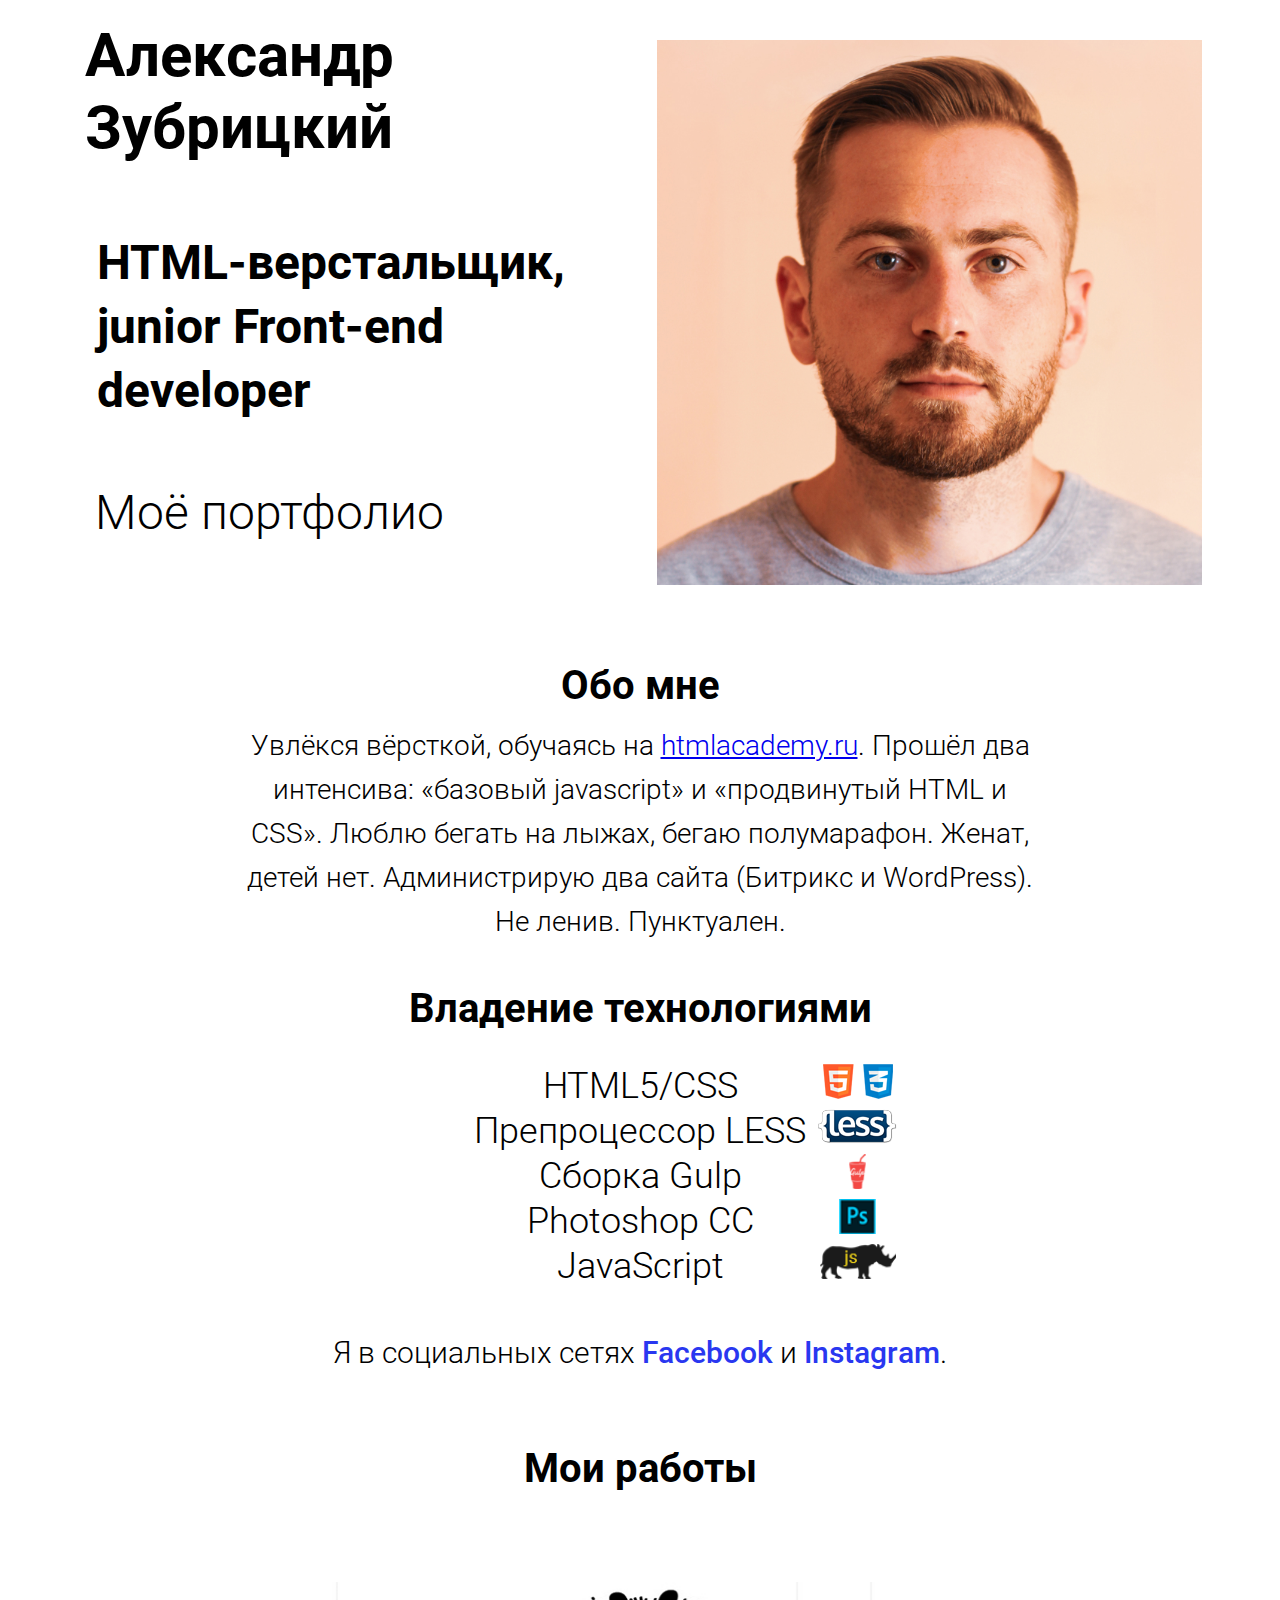
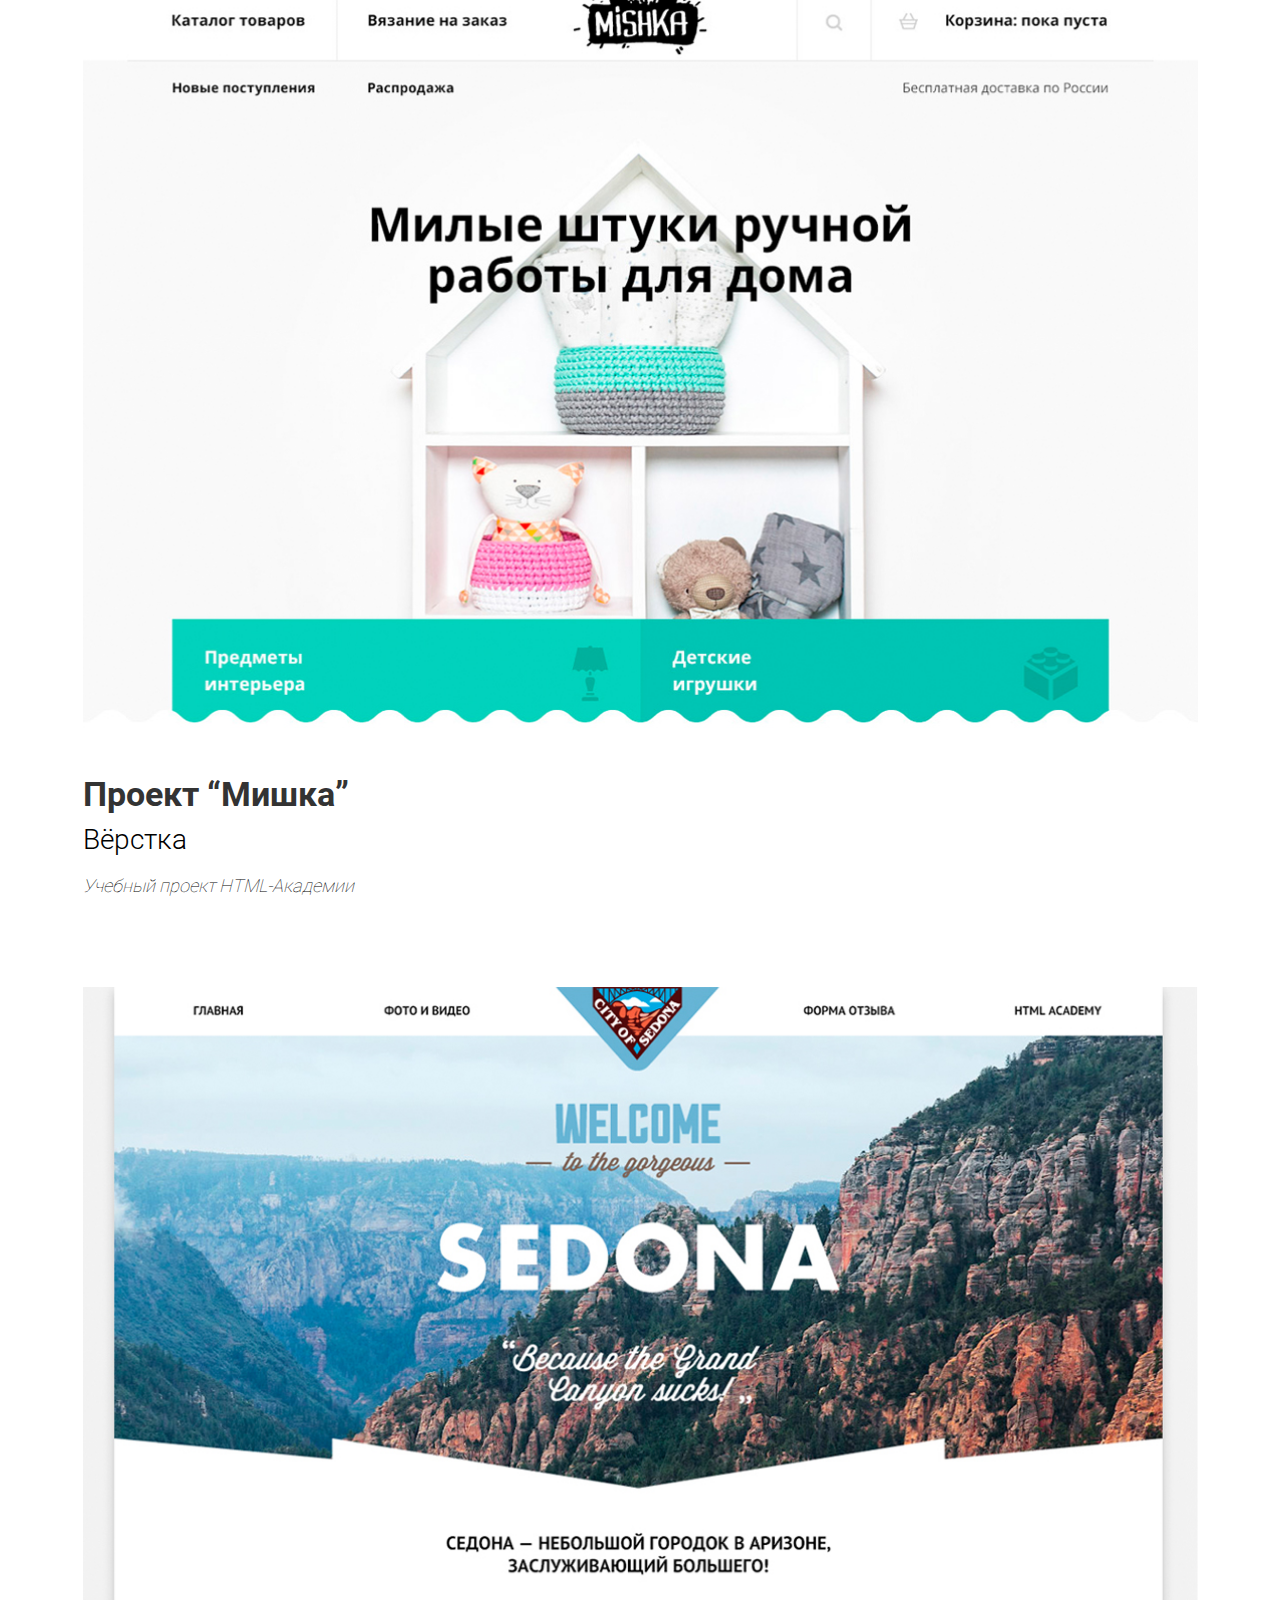
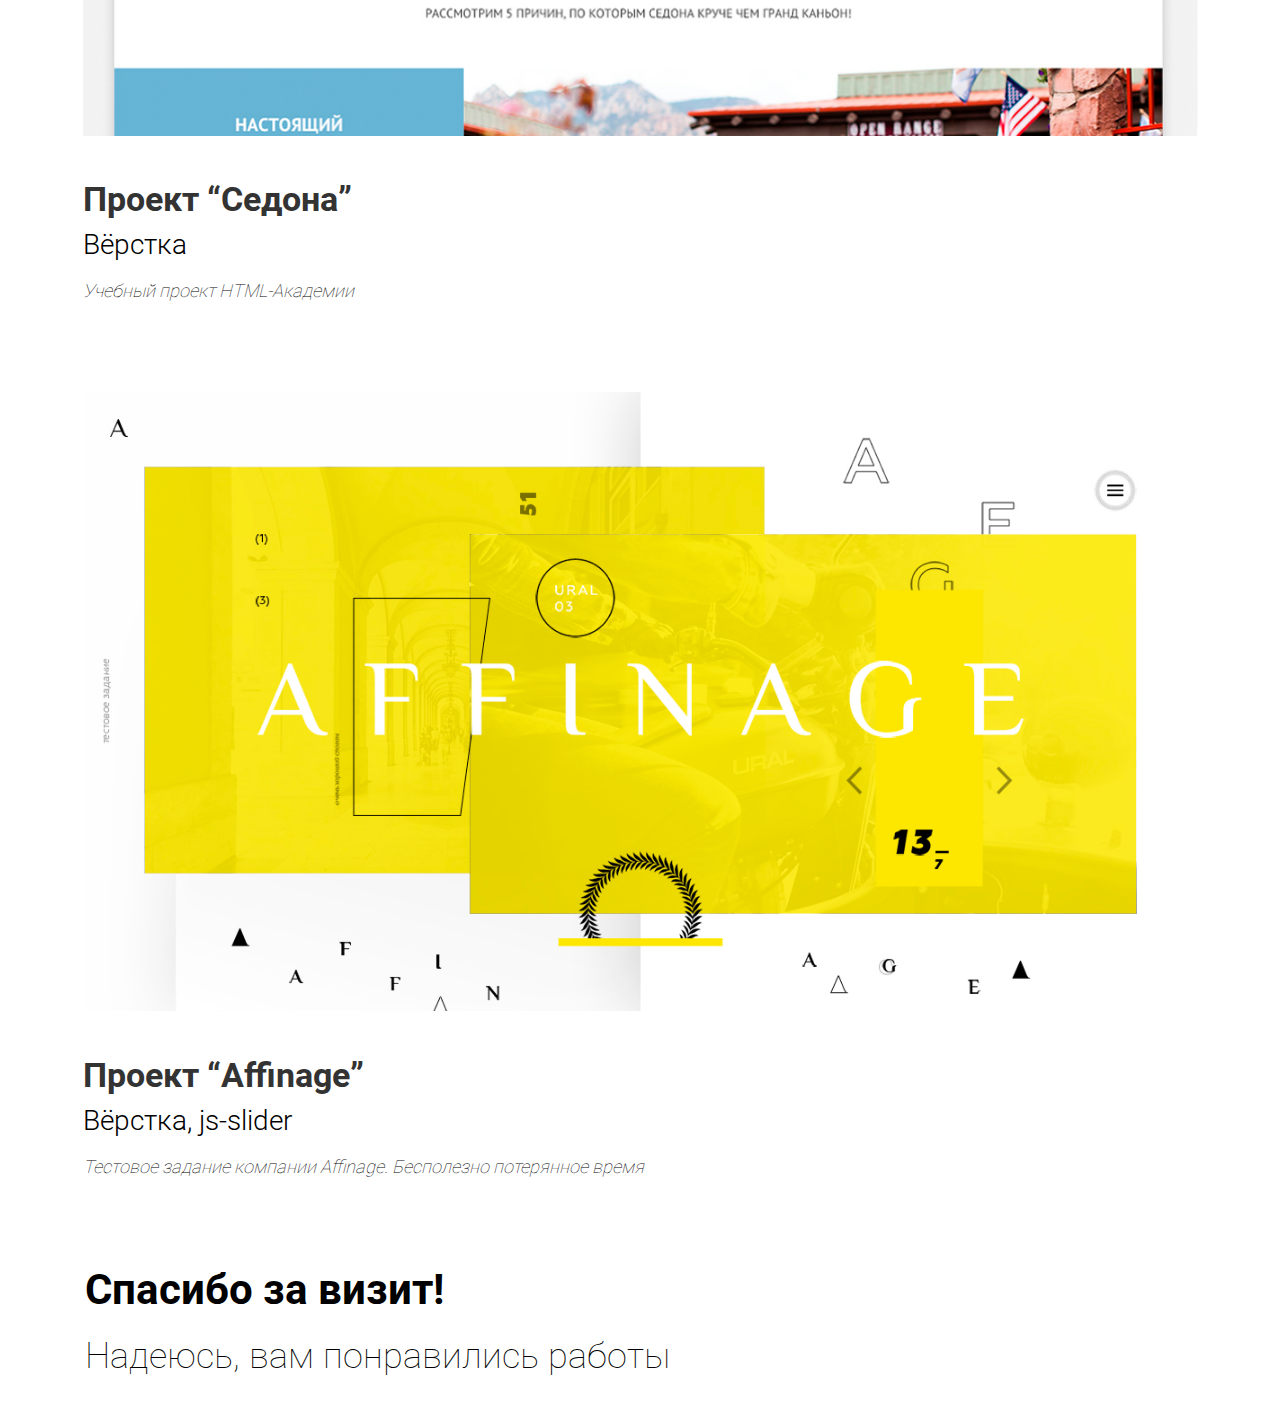
<file: index.html>
<!DOCTYPE html>
<html lang="ru">
    <head>
        <meta charset="utf-8">
        <title>Портфолио — Александр Зубрицкий</title>
        <meta name="viewport" content="width=device-width,initial-scale=1">
        <link rel="icon" href="../img/favicon.png" sizes="16x16" type="image/png">
        <link rel="stylesheet" href="css/style.css">
    </head>
    <body>
      <header class="header-main">
        <h1 class="header-title">Александр Зубрицкий</h1>
        <p class="header-description">HTML-верстальщик, junior Front-end developer</p>
        <p class="header-portfolio">Моё портфолио</p>
        <picture>
          <source media="(min-width: 1150px)" srcset="../img/userpic_desktop@1x.jpg 1x, ../img/userpic_desktop@2x.jpg 2x">
          <source media="(min-width: 768px)" srcset="../img/userpic_tablet@1x.jpg 1x, ../img/userpic_tablet@2x.jpg 2x">
          <img src="../img/userpic_mobile@1x.jpg" srcset="../img/userpic_mobile@2x.jpg 2x"  alt="Изображение пользователя портфолио" width="300" height="275" class="header-userpic">
        </picture>
      </header>
        <main>
          <section class="about-me">
            <h2 class="about-me__header">Обо мне</h2>
            <p class="about-me__description">Увлёкся вёрсткой, обучаясь на <a href="https://htmlacademy.ru/">htmlacademy.ru</a>. Прошёл два интенсива: «базовый javascript» и «продвинутый HTML и CSS».
              Люблю бегать на лыжах, бегаю полумарафон. Женат, детей нет. Администрирую два сайта (Битрикс и WordPress). Не ленив. Пунктуален.</p>
          </section>

          <section class="skills">
            <h2 class="skills__header">Владение технологиями</h2>
            <ul class="skills-list">
              <li class="skills__list-item skills__list-item--html-css">HTML5/CSS</li>
              <li class="skills__list-item skills__list-item--less">Препроцессор LESS</li>
              <li class="skills__list-item skills__list-item--gulp">Сборка Gulp</li>
              <li class="skills__list-item skills__list-item--photoshop">Photoshop CC</li>
              <li class="skills__list-item skills__list-item--javascript">JavaScript</li>
            </ul>
          </section>

          <section class="socials">
            <p class="socials__description">
                Я в социальных сетях
                <a href="https://www.facebook.com/alexander.zubritsky" class="socials__link">Facebook</a> и 
                <a href="https://www.instagram.com/zbralexander/" class="socials__link">Instagram</a>.
            </p>
          </section>
          <section class="my-works">
            <h2 class="my-works__header">Мои работы</h2>
            <div class="my-works__wrapper-image">
                <figure>
                    <a href="/projects/project-1/index.html" class="my-works__image-link">
                      <picture>
                        <source media="(min-width: 1150px)" srcset="../img/Project_1_desktop.jpg 1x, ../img/Project_1_desktop@2x.jpg 2x">
                        <source media="(min-width: 768px)" srcset="../img/Project_1_tablet.jpg 1x, ../img/Project_1_tablet@2x.jpg 2x">
                        <img src="../img/Project_1_mobile.jpg" srcset="../img/Project_1_mobile@2x.jpg 2x" class="my-works__image" alt="Ссылка на страницу с проектом Мишка" title="Проект Мишка" width="300" height="478">
                      </picture>
                    </a>
                  <figcaption>
                    <h3 class="my-works__image-figcaption"><a href="/projects/project-1/index.html" class="my-works__image-figcaption-link">Проект “Мишка”</a></h3>
                    <p class="my-works__about-tech">Вёрстка</p>
                    <p class="my-works__about-learn">Учебный проект HTML-Академии</p>
                  </figcaption>
                </figure>
            </div>

            <div class="my-works__wrapper-image">
                <figure>
                    <a href="/projects/project-2/index.html" class="my-works__image-link">
                        <picture>
                            <source media="(min-width: 1150px)" srcset="../img/Project_2_desktop.jpg 1x, ../img/Project_2_desktop@2x.jpg 2x">
                            <source media="(min-width: 768px)" srcset="../img/Project_2_tablet.jpg 1x, ../img/Project_2_tablet@2x.jpg 2x">
                            <img src="../img/Project_2_mobile.jpg" srcset="../img/Project_2_mobile@2x.jpg 2x" class="my-works__image" alt="Ссылка на страницу с проектом Седона" title="Проект Седона" width="300" height="478">
                          </picture>
                    </a>
                  <figcaption>
                    <h3 class="my-works__image-figcaption"><a href="/projects/project-2/index.html" class="my-works__image-figcaption-link">Проект “Седона”</a></h3>
                    <p class="my-works__about-tech">Вёрстка</p>
                    <p class="my-works__about-learn">Учебный проект HTML-Академии</p>
                  </figcaption>
                </figure>
            </div>

            <div class="my-works__wrapper-image">
              <figure>
                  <a href="/projects/project-3/index.html" class="my-works__image-link">
                      <picture>
                          <source media="(min-width: 1150px)" srcset="../img/Project_3_desktop.jpg 1x, ../img/Project_3_desktop@2x.jpg 2x">
                          <source media="(min-width: 768px)" srcset="../img/Project_3_tablet.jpg 1x, ../img/Project_3_tablet@2x.jpg 2x">
                          <img src="../img/Project_3_mobile.jpg" srcset="../img/Project_3_mobile@2x.jpg 2x" class="my-works__image" alt="Ссылка на страницу с проектом Affinage" title="Проект Affinage" width="300" height="478">
                        </picture>
                  </a>
                <figcaption>
                  <h3 class="my-works__image-figcaption"><a href="/projects/project-2/index.html" class="my-works__image-figcaption-link">Проект “Affinage”</a></h3>
                  <p class="my-works__about-tech">Вёрстка, js-slider</p>
                  <p class="my-works__about-learn">Тестовое задание компании Affinage. Бесполезно потерянное время</p>
                </figcaption>
              </figure>
          </div>
          </section>
        </main>
        <footer class="main-footer">
          <h4 class="main-footer__header">Спасибо за визит!</h4>
          <p class="main-footer__description">Надеюсь, вам понравились работы</p>
        </footer>
    </body>
</html>
</file>
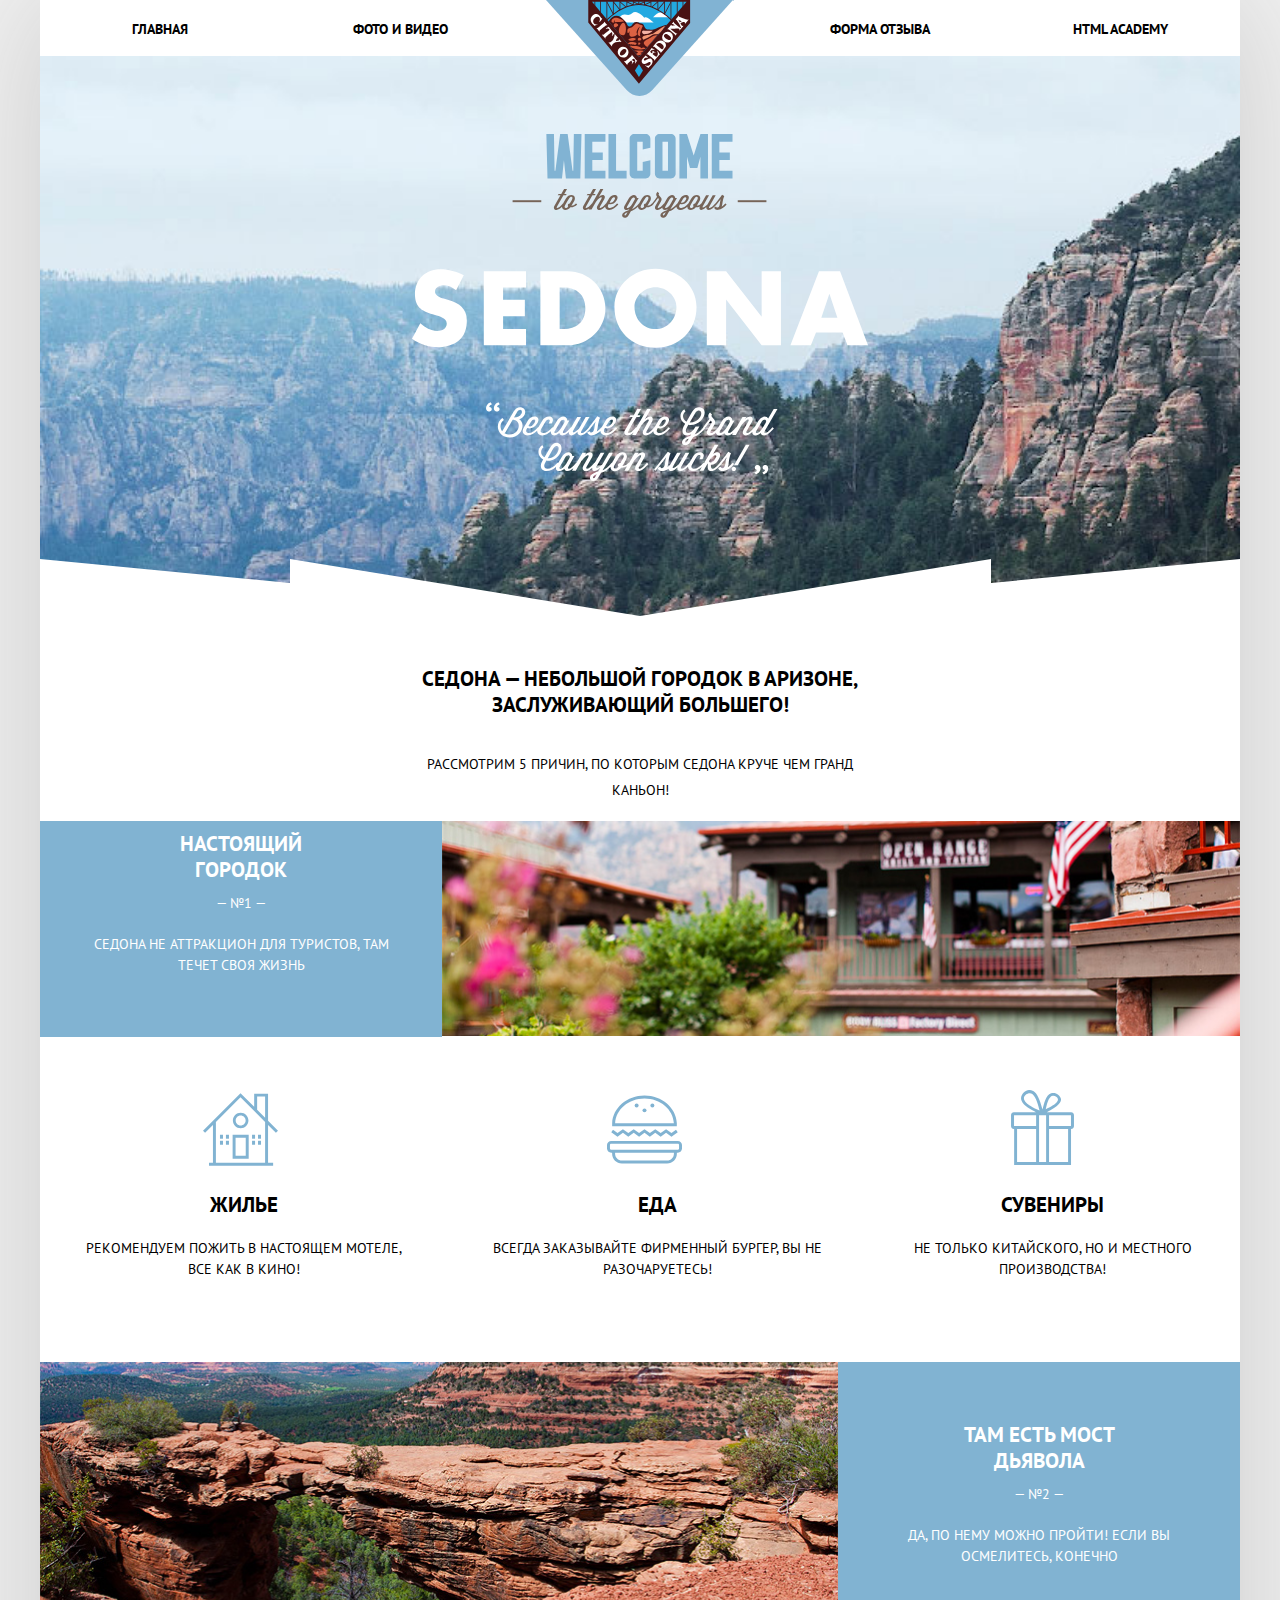
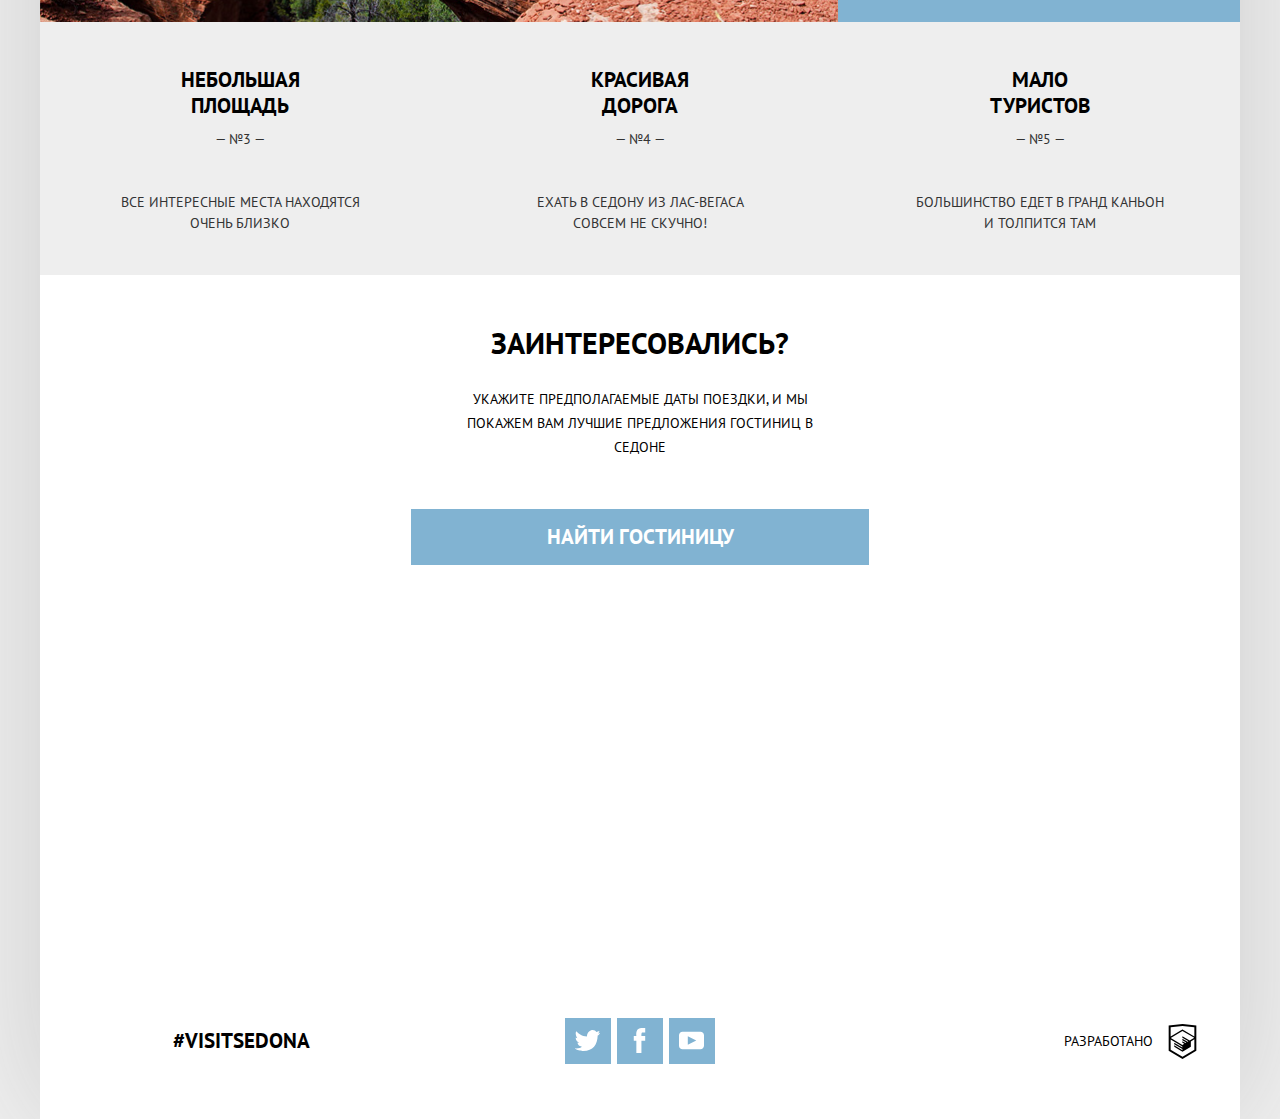
<file: projects/project-2/index.html>
<!DOCTYPE html>
<html lang="ru">
  <head>
    <meta charset="utf-8">
    <title>HTML Academy: Седона</title>
    <meta name="viewport" content="width=device-width,initial-scale=1">
    <link rel="stylesheet" href="css/style.css">
    <meta property="og:title" content="Sedona: Фотографии"/>
    <meta property="og:description" content="Фотографии каньона Sedona"/>
    <meta property="og:image" content="img/sedona-preview.jpg">
    <meta property="og:image:width" content="262"/>
    <meta property="og:image:height" content="137"/>
    <meta property="og:type" content="website"/>
    <meta property="og:url" content= "https://zbralex.github.io/"/>
  </head>
  <body>
    <div class="body-wrapper">
  <svg style="display:none">
    <symbol viewBox="0 0 74.695 72.346" id="icon-house"><g id="icon-house">
        <path d="M29.503,65.345h16V41.407h-16V65.345z M42.566,62.407H32.441V44.345h10.125V62.407z"/>
        <path d="M72.62,39.44l2.075-2.078l-9.907-9.913V0.47H50.974v13.161L37.349,0L0,37.363l2.077,2.078l7.832-7.832v37.799H5.971v2.938 h63.875v-2.938h-5.059v-37.8L72.62,39.44z M53.913,3.408h7.938v21.104l-7.938-7.94V3.408z M61.85,69.407H12.846V28.671 L37.348,4.169L61.85,28.671V69.407z"/>
        <path d="M29.753,27.21c0,4.28,3.47,7.75,7.75,7.75s7.75-3.47,7.75-7.75c0-4.279-3.47-7.75-7.75-7.75S29.753,22.93,29.753,27.21z M37.503,22.241c2.745,0,4.97,2.225,4.97,4.97s-2.225,4.971-4.97,4.971s-4.97-2.226-4.97-4.971S34.759,22.241,37.503,22.241z"/>
        <rect x="16.909" y="41.407" width="3" height="3.938"/>
        <rect x="22.846" y="41.407" width="3" height="3.938"/>
        <rect x="16.909" y="47.407" width="3" height="3.938"/>
        <rect x="22.846" y="47.407" width="3" height="3.938"/>
        <rect x="48.846" y="41.407" width="3" height="3.938"/>
        <rect x="54.784" y="41.407" width="3" height="3.938"/>
        <rect x="48.846" y="47.407" width="3" height="3.938"/>
        <rect x="54.784" y="47.407" width="3" height="3.938"/>
      </g>
    </symbol>
    <symbol viewBox="0 0 63 75.084" id="icon-gift">
      <path d="M60.165,22.23h-0.103H35.758c13.604-6.815,14.688-11.115,14.188-13.52c-1.145-3.916-5.604-6.938-9.848-5.341 c-5.484,2.063-7.029,10.262-8.514,16.19C29.69,13.561,27.858,5.91,23.573,2.034c-1.242-1.125-3.049-2.237-5.676-2.003 c-3.965,0.352-9.652,5.317-7.344,10.849c2.217,5.313,9.539,8.67,14.354,11.35H2.834C1.275,22.23,0,23.506,0,25.065V36.25 c0,1.559,1.275,2.834,2.835,2.834h0.27v35.999h56.958V39.084h0.104c1.561,0,2.835-1.275,2.835-2.834V25.065 C63,23.506,61.725,22.23,60.165,22.23z M41.766,5.873c2.07-0.306,4.907,1.283,5.176,3.171c0.386,2.723-3.349,5.192-5.008,6.343 c-2.484,1.723-4.853,2.611-7.178,4.006C35.628,15.748,37.268,6.539,41.766,5.873z M19.232,15.721 c-2.19-1.467-6.444-4.378-6.342-7.678c0.11-3.552,5.655-6.491,8.68-3.839c3.797,3.331,5.625,10.972,7.01,16.357 C25.381,19.042,22.35,17.808,19.232,15.721z M25.114,72.147H6.042V39.084h19.072V72.147z M25.114,36.084H3V25.23h22.114V36.084z  M35.115,72.146h-7.063V25.23h7.063V72.146z M57.125,72.147H38.053V39.084h19.072V72.147z M60,36.084H38.053V25.23H60V36.084z"/>
    </symbol>
    <symbol viewBox="0 0 76.166 68.959" id="icon-burger">
      <g>
        <path d="M71.914,46.042H4.252C1.914,46.042,0,47.955,0,50.294v3.454C0,56.086,1.914,58,4.252,58h0.956v1.037 c0,5.457,4.464,9.922,9.921,9.922h45.908c5.456,0,9.921-4.465,9.921-9.922V58h0.956c2.339,0,4.252-1.914,4.252-4.252v-3.454 C76.166,47.955,74.253,46.042,71.914,46.042z M67.958,59.037c0,3.815-3.104,6.922-6.921,6.922H15.129 c-3.816,0-6.921-3.104-6.921-6.922V58h59.75V59.037z M73.166,53.748c0,0.679-0.573,1.252-1.252,1.252H4.252 C3.573,55,3,54.427,3,53.748v-3.454c0-0.679,0.573-1.252,1.252-1.252h67.662c0.679,0,1.252,0.573,1.252,1.252V53.748z"/>
        <polygon points="16.162,37.856 21.635,41.856 27.112,37.856 32.591,41.856 38.069,37.856 43.548,41.856 49.026,37.856 54.505,41.856 59.985,37.856 65.474,41.856 71.842,37.212 70.074,34.788 65.474,38.144 59.985,34.144 54.505,38.144 49.026,34.143 43.548,38.144 38.069,34.143 32.591,38.144 27.112,34.143 21.636,38.144 16.163,34.142 10.686,38.144 6.093,34.789 4.323,37.211 10.686,41.856 	"/>
        <path d="M70.888,31.094c0.041-0.61,0.055-2.616,0.037-3C70.242,12.476,55.804,0,38.083,0C20.363,0,5.924,12.476,5.241,28.094 c-0.017,0.384-0.004,2.389,0.039,3H70.888z M38.083,3c16.031,0,29.15,11.154,29.842,25.094H8.241C8.933,14.154,22.051,3,38.083,3z"/>
        <circle cx="38.083" cy="15.042" r="2"/>
        <circle cx="30.083" cy="10.083" r="2"/>
        <circle cx="46.083" cy="10.083" r="2"/>
      </g>
    </symbol>
    <symbol viewBox="0 0 17.5 14.663" id="icon-twitter">
      <g>
        <path fill-rule="evenodd" clip-rule="evenodd" d="M11.283,0.153c1.736-0.484,3.074,0.264,3.685,1.15 c0.694-0.225,1.372-0.47,2.072-0.69c-0.004,0.841-0.538,1.478-0.883,1.728C16.861,2.506,17.5,1.86,17.5,1.86 c-0.175,0.977-1.035,1.746-1.611,1.977C15.65,10.429,12.617,14.793,5.507,14.66c-0.538,0,0.077,0-0.46,0 c-0.422,0-4.29-0.45-5.047-1.843c2.341,0.192,4.011-0.412,4.835-1.15c-0.989-0.293-2.761-0.464-3.07-2.881 c0.362,0.105,0.583,0.223,1.228,0.117C1.757,8.067,0.385,7.366,0.461,5.218c0.294,0.319,1.1,0.523,1.381,0.461 c-0.725-0.235-2.03-3.281-0.921-4.836C2.794,2.655,4.769,4.364,8.29,4.528C8.506,2.288,9.461,0.788,11.283,0.153z"/>
      </g>
    </symbol>
    <symbol viewBox="0 0 19.979 14.015" id="icon-youtube">
      <path d="M17.145,0H2.835C1.275,0,0,1.275,0,2.835v8.345c0,1.56,1.275,2.835,2.835,2.835h14.31c1.56,0,2.835-1.275,2.835-2.835V2.835 C19.979,1.275,18.704,0,17.145,0z M7.036,10.392V3.623l6.769,3.384L7.036,10.392z"/>
    </symbol>
    <symbol viewBox="0 0 8.672 18.944" id="icon-facebook">
      <path d="M6.275,3.356c0.799,0,1.599,0,2.398,0c0-1.119,0-2.237,0-3.356c-0.959,0-1.92,0-2.878,0C2.656,0.181,1.54,2.387,1.948,6.114 H0v3.518h1.959c0,3.104,0,6.208,0,9.312c1.279,0,2.559,0,3.837,0c0-3.104,0-6.208,0-9.312h2.857V6.114H5.787 C5.765,5.069,5.75,3.709,6.275,3.356z"/>
    </symbol>
    <symbol viewBox="0 0 26.943 34.09" id="icon-academy">
      <path d="M13.62,0.017L13.472,0L0,1.412v24.661l13.473,8.017l13.43-7.99l0.042-0.025V1.412L13.62,0.017z M25.019,12.127L13.495,5.334 L13.494,5.23l-0.087,0.05l-0.088-0.056v0.109L1.925,12.118V3.147l11.548-1.212l11.547,1.212V12.127z M13.405,6.787L24.923,13.5 l-4.479,2.64l-7.093-4.221l-0.014,1.415l5.904,3.513l-0.86,0.507l-5.03-2.992l-0.014,1.415l3.827,2.275l-0.782,0.523l-3.031-1.787 l-0.014,1.413l1.853,1.091l-1.8,1.081L2.034,13.622L13.405,6.787z M1.925,15.127l11.411,6.791l0.016,1.044L5.41,18.234L5.395,19.65 l7.979,4.795l0.018,1.076l-7.973-4.74l-0.013,1.414l8.021,4.822l0.046,0.025l8.143-4.872l-0.011-5.177l3.415-2.036v10.021 L13.472,31.85L1.925,24.979V15.127z"/>
    </symbol>
  </svg>

    <header class="page-header">
      <nav class="main-nav">
        <ul class="main-nav__list">
          <li class="main-nav__item"><a class="main-nav__link">Главная</a></li>
          <li class="main-nav__item"><a href="photo.html" class="main-nav__link">Фото и видео</a></li>
          <li class="main-nav__item"><a href="form.html" class="main-nav__link">Форма отзыва</a></li>
          <li class="main-nav__item"><a href="https://htmlacademy.ru/" class="main-nav__link">HTML ACADEMY</a></li>
          <li class="main-nav__item main-nav__item--logo"><a class="main-nav__link main-nav__link--logo">LOGO</a></li>
        </ul>
      </nav>

      <div class="page-header__title page-header__title--main">
        <div class="page-header__false-wrapper page-header__false-wrapper--index"></div>
        <div class="page-header__title-wrapper">
          <h1 class="page-header__title-text page-header__title-text--main">СЕДОНА — небольшой городок в АРИЗОНЕ, заслуживающий большего!</h1>
          <div class="page-header__title-advantages page-header__title-advantages--main">Рассмотрим 5 причин, по которым Седона круче чем гранд каньон!</div>
        </div>
      </div>

    </header>

  <main>

    <section class="advantages advantages--first">
      <div class="advantages__wrapper">
        <h2 class="advantages__title advantages__title--first">НАСТОЯЩИЙ ГОРОДОК</h2>
        <div class="advantages__number">— №1 —</div>
        <p class="advantages__description">СЕДОНА НЕ АТТРАКЦИОН ДЛЯ ТУРИСТОВ, ТАМ ТЕЧЕТ СВОЯ ЖИЗНЬ</p>
      </div>
        <div class="advantages__pict advantages__pict--real-city"> </div>
      <ul class="advantages__list">
        <li class="advantages__list-item advantages__list-item--1">
          <div class="advantages__icon">
            <svg width="63" height="63" class="icon-house"><use xmlns:xlink="http://www.w3.org/1999/xlink" xlink:href="#icon-house"></use></svg>
          </div>
            <h3 class="advantages__list-title">Жилье</h3>
          <p class="advantages__list-description">Рекомендуем пожить в настоящем мотеле, все как в кино!</p>
        </li>
        <li class="advantages__list-item advantages__list-item--2">
          <div class="advantages__icon">
            <svg width="63" height="63" class="icon-gift"><use xmlns:xlink="http://www.w3.org/1999/xlink" xlink:href="#icon-gift"></use></svg>
          </div>
          <h3 class="advantages__list-title">Сувениры</h3>
          <p class="advantages__list-description">Не только китайского, но и местного производства!</p>
        </li>
        <li class="advantages__list-item advantages__list-item--3">
          <div class="advantages__icon advantages__icon--burger">
            <svg width="63" height="63" class="icon-burger"><use xmlns:xlink="http://www.w3.org/1999/xlink" xlink:href="#icon-burger"></use></svg>
          </div>
          <h3 class="advantages__list-title advantages__list-title--food">Еда</h3>
          <p class="advantages__list-description advantages__list-description--food">Всегда заказывайте ФИРМЕННЫЙ БУРГЕР, Вы НЕ разочаруетесь!</p>
        </li>
      </ul>
    </section>

    <section class="advantages advantages--second">
      <div class="advantages__wrapper advantages__wrapper--second">
        <h2 class="advantages__title advantages__title--second">ТАМ ЕСТЬ Мост дьявола</h2>
        <div class="advantages__number">— №2 —</div>
        <p class="advantages__description">Да, по нему можно пройти! Если вы осмелитесь, конечно</p>
      </div>
      <div class="advantages__pict advantages__pict--devil-bridge"> </div>
    </section>
<div class="advantages__wrapper-section">
    <section class="advantages advantages--third">
      <h2 class="advantages__title advantages__title--third">НЕБОЛЬШАЯ ПЛОЩАДЬ</h2>
      <div class="advantages__number advantages__number--third">— №3 —</div>
      <p class="advantages__description advantages__description--third">ВСЕ интересные места находятся очень близко</p>
    </section>

    <section class="advantages advantages--fourth">
      <h2 class="advantages__title advantages__title--fourth">КРАСИВАЯ ДОРОГА</h2>
      <div class="advantages__number advantages__number--fourth">— №4 —</div>
      <p class="advantages__description advantages__description--fourth">ЕХАТЬ В СЕДОНУ ИЗ ЛАС-ВЕГАСА совсем НЕ СКУЧНО!</p>
    </section>

    <section class="advantages advantages--fifth">
      <h2 class="advantages__title advantages__title--fifth">МАЛО ТУРИСТОВ</h2>
      <div class="advantages__number advantages__number--fifth">— №5 —</div>
      <p class="advantages__description advantages__description--fifth">Большинство едет в гранд каньон и толпится там</p>
    </section>
  </div>
    <section class="search-form">
      <h2 class="search-form__title">ЗАИНТЕРЕСОВАЛИСЬ?</h2>
      <p class="search-form__description">Укажите предполагаемые даты поездки, и мы покажем вам лучшие предложения гостиниц в седоне</p>
      <div class="search-form__link-wrapper"><a class="search-form__link" href="search-form.html">Найти гостиницу</a></div>
      <div class="search-form__map">
        <iframe class="search-form__map-frame" src="https://www.google.com/maps/embed?pb=!1m14!1m8!1m3!1d999.364376112064!2d30.3209514!3d59.936643!3m2!1i1024!2i768!4f13.1!3m3!1m2!1s0x4696310f8f62bb3f%3A0xdbd8ceddae86ceba!2z0JHQvtC70YzRiNCw0Y8g0JrQvtC90Y7RiNC10L3QvdCw0Y8g0YPQuy4sIDI5LCDQodCw0L3QutGCLdCf0LXRgtC10YDQsdGD0YDQsywgMTkxMTg2!5e0!3m2!1sru!2sru!4v1497013624864" width="320" height="458" style="border:0" allowfullscreen=""></iframe>
      </div>

    </section>
  </main>

  <footer class="page-footer">
    <div class="page-footer__tag">#visitSEDONA</div>
    <div class="page-footer__socials">
      <a class="page-footer__socials-link" href="https://www.instagram.com/htmlacademy/">Мы в Твиттере<svg width="63" height="63" class="icon-twitter"><use xmlns:xlink="http://www.w3.org/1999/xlink" xlink:href="#icon-twitter"></use></svg></a>
      <a class="page-footer__socials-link" href="https://www.facebook.com/htmlacademy">Мы в Фейсбуке<svg width="63" height="63" class="icon-facebook"><use xmlns:xlink="http://www.w3.org/1999/xlink" xlink:href="#icon-facebook"></use></svg></a>
      <a class="page-footer__socials-link" href="https://www.youtube.com/channel/UChUxTMjJGo-JDRY8pNTGL2g">Мы на Youtube <svg width="63" height="63" class="icon-youtube"><use xmlns:xlink="http://www.w3.org/1999/xlink" xlink:href="#icon-youtube"></use></svg></a>
    </div>
    <div class="page-footer__copyright">
      Разработано
      <a class="page-footer__copyright-link" href="https://htmlacademy.ru/intensive/adaptive">HTML Academy<svg width="63" height="63" class="icon-academy"><use xmlns:xlink="http://www.w3.org/1999/xlink" xlink:href="#icon-academy"></use></svg></a>
    </div>
  </footer>
</div>
  </body>
</html>
</file>
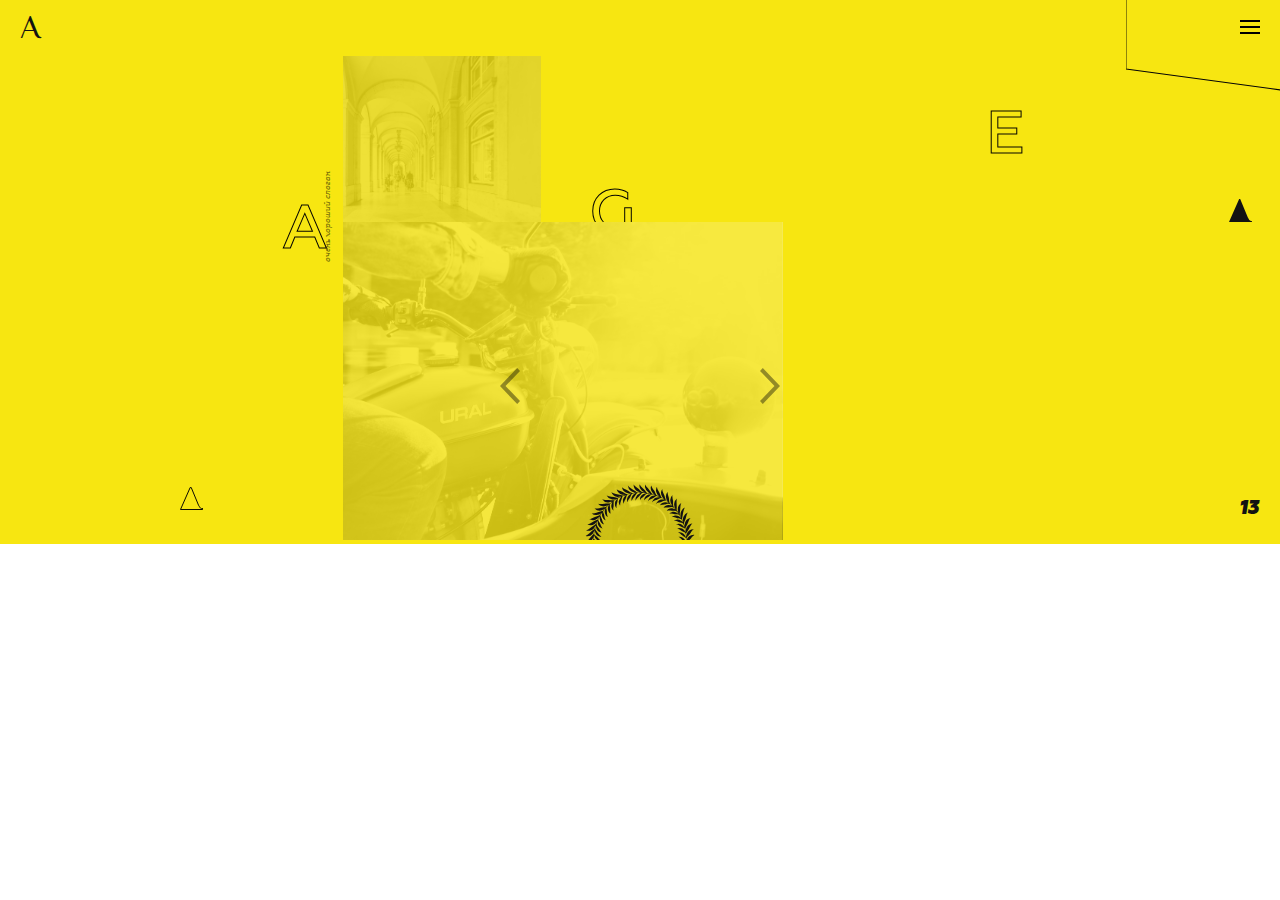
<file: projects/project-3/index.html>
<!DOCTYPE html>
<html lang="ru">
  <head>
    <meta charset="utf-8">
    <meta name="viewport" content="width=device-width,initial-scale=1">
    <title>Affinage</title>
    <link rel="stylesheet" href="css/style.css">

    </head>
    <body>

        <!--header content-->
        <header class="header-main">

          <nav class="main-nav">
            <a class="main-nav__logo" href="#" title="main page">A</a>
            <button class="main-nav__nav-button">menu</button>
            <ul class="main-nav__list invisible">
              <li class="main-nav__list-item">menu item</li>
              <li class="main-nav__list-item">menu item</li>
              <li class="main-nav__list-item">menu item</li>
              <li class="main-nav__list-item">menu item</li>
            </ul>
          </nav>
        </header>

        <!-- main content -->
        <main>

          <section class="banner">

            <h1 class="banner__company-title hidden">Affinage</h1>
            <h2 class="banner__company-slogan">очень хороший слоган</h2>

            <!--decoration affinage transparent letters-->
            <div class="decoration-transparent">
                    <span class="decoration-transparent__letter decoration-transparent__letter--a">A</span>
                    <span class="decoration-transparent__letter decoration-transparent__letter--g">G</span>
                    <span class="decoration-transparent__letter decoration-transparent__letter--e">E</span>
  
              </div>

            <div class="banner__carousel-wrap">

              <!-- banner wrap -->
                <div class="banner__carousel">

                  <div class="banner__carousel-img__inner banner__carousel-img__inner--forward forward">
                    <div class="banner__carousel-inner banner__carousel-inner--forward"></div>
                    <img class="banner__carousel-img" src="img/photo-1535086181678-5a5c4d23aa7d.jpg" alt="" title="" width="560">
                  </div>

                  <div class="banner__carousel-img__inner banner__carousel-img__inner--back back">
                    <div class="banner__carousel-inner banner__carousel-inner--back"></div>
                    <img class="banner__carousel-img" src="img/kaboompics_Arc_de_la_Rua_Augusta_in_Lisbon_Portugal.jpg" alt="" title="" width="280">
                  </div>

                </div>

                <!-- banner symbols -->
                <div class="banner-symbols hidden">
                  <div class="banner-sybmol__1">(1)</div>
                  <div class="banner-sybmol__3">(3)</div>
                  <div class="banner-sybmol__51">51</div>
                  <div class="banner-sybmol__ural">Ural <span>03</span></div>
                </div>
              <!-- banner buttons -->
                <div class="banner__carousel-buttons">
                  <button class="banner__carousel-btn banner__carousel-btn--left">prev</button>
                  <button class="banner__carousel-btn banner__carousel-btn--right">next</button>
                </div>

                <!-- mystic number, maybe age company -->
                <div class="main-digit">
                  <sup class="main-digit__year">13</sup><span class="main-digit__dash hidden">_</span><sub class="main-digit__month hidden">7</sub>
                </div>
              </div>
              <div class="decoration-circle">
                  <div class="decoration-circle__inner">
                      <!-- inline svg for task -->
                      <svg xmlns="http://www.w3.org/2000/svg" width="109.296" height="109.296" viewBox="0 0 109.296 109.296">
                        <defs>
                          <style>
                            .cls-1 {
                              fill: #131212;
                              fill-rule: evenodd;
                            }
                          </style>
                        </defs>
                        <path id="path30" class="cls-1" d="M8.633-1482.4v-.712c.089-1.068.089-.534.267-.089a6.265,6.265,0,0,0,7.031,5.073c-2.225-1.068-3.382-3.293-5.34-4.9a8.759,8.759,0,0,1-1.869-1.78c-.267-.623.267-1.869.445-2.581a2.463,2.463,0,0,1,.089-.8c.178-1.335.178-.534.178.089.534,3.471,2.848,5.785,6.5,5.785-2.314-1.246-4.094-4.45-5.785-6.587-.89-1.068.267-6.141.356-3.649.267,2.848,2.314,5.785,5.34,5.963.445,0-1.068-1.691-1.6-2.759-1.068-2.225-3.827-4.183-2.937-6.676.356-1.068.979-3.115.89-1.958-.178,3.026.8,5.963,3.56,7.031.445.178,1.869.8,1.157.089-1.246-1.246-1.513-2.848-2.136-4.361-.712-1.424-2.4-3.115-1.869-4.539a12.483,12.483,0,0,1,1.335-2.67c.267-.623-.178,1.691-.089,2.492A6.273,6.273,0,0,0,17-1495.3c.267.178,2.047,1.068,1.513.445-1.157-1.246-1.335-2.759-1.78-4.361-.445-1.157-1.068-2.225-1.513-3.471-.089-.178-.445-.712-.356-.8.089-.712.89-1.513,1.246-2.047a1.856,1.856,0,0,1,.356-.534c.979-1.6.178.356.089,1.246A6.193,6.193,0,0,0,17-1501.98a5.286,5.286,0,0,0,2.047,2.759c.445.267,1.691,1.157,1.157.356-1.157-1.6-1.068-4.183-1.78-6.141-.089-.445-.979-2.047-.8-2.67a9.773,9.773,0,0,1,2.581-3.2c.178-.178-.178.267-.178.534a5.315,5.315,0,0,0-.534.979,7.038,7.038,0,0,0,.979,5.7c.445.534,2.225,1.87,1.958,1.424a3.121,3.121,0,0,1-.534-1.246c-.445-1.958-.356-4.183-.712-5.963-.267-1.068-.712-1.78.089-2.581.712-.8,3.2-3.382,1.869-1.246a5.451,5.451,0,0,0-.534,4.272,5.872,5.872,0,0,0,1.068,2.4c.267.267,1.424,1.335,1.424,1.068a53.906,53.906,0,0,1-.356-5.518c-.178-1.068-.8-3.56,0-4.272a20.783,20.783,0,0,1,2.759-2.136c.178-.089-.178.267-.356.445a2.052,2.052,0,0,1-.445.623,4.7,4.7,0,0,0-.712,2.225,5.822,5.822,0,0,0,1.869,5.518c.356.267-.089-1.068-.089-1.869.089-.979.356-1.691.445-2.67a38.639,38.639,0,0,1,.089-4.539c.089-.8,1.335-1.246,1.78-1.513a5.286,5.286,0,0,1,1.78-1.068c.267-.178-.267.356-.534.623a5.893,5.893,0,0,0-1.335,1.958,6.945,6.945,0,0,0,.089,5.34c.089.178,1.157,1.869,1.068,1.068-.445-2.581.8-5.162,1.157-7.743.089-.356.089-1.424.356-1.691a17.552,17.552,0,0,1,2.225-1.068c2.225-1.068-.979,1.424-1.424,3.738a6.782,6.782,0,0,0,.267,3.026c.089.267.89,1.6.979,1.424.178-.712,0-1.513.178-2.225.712-2.047,1.335-4.183,2.047-6.408.356-1.424,2.67-1.068,3.827-1.869-2.225,1.78-3.916,4.183-2.937,7.3,0,.267.623,1.869.623,1.157,0-2.225,1.6-3.738,2.225-5.7.445-1.246.534-2.848,1.78-3.382a24.39,24.39,0,0,1,3.026-.89c.178,0,.267.089,0,.356a5.037,5.037,0,0,0-.623.356,6.592,6.592,0,0,0-2.848,3.56,4.729,4.729,0,0,0-.267,2.937c.089.356.356,1.6.534,1.335a7.1,7.1,0,0,0,.267-1.335c.534-1.246,1.691-2.314,2.225-3.471a10.481,10.481,0,0,0,.712-1.425c.623-1.424,1.157-2.314,3.115-2.581.712-.089,1.513-.712,2.047-.267.178.178-.178.178-.445.178a6.627,6.627,0,0,0-1.068.623,5.36,5.36,0,0,0-2.225,2.225,6.2,6.2,0,0,0-.89,3.382c0,.445.267,1.691.445,1.513.445-.534.445-1.424.89-2.047,1.424-1.78,2.67-3.56,3.916-5.34.534-.8,2.047-.8,3.382-.712.445,0,.89.089,1.157.089a9.974,9.974,0,0,0-1.157.445,6.336,6.336,0,0,0-4.272,4.451c-.089.356-.445,2.4,0,2.67.267.178.178-.534.267-.712a7.964,7.964,0,0,1,1.335-1.691c.979-.979,1.78-1.869,2.67-2.848.445-.534.979-1.246,1.513-1.78.712-.712,2.225-.534,3.56-.267.267,0,.712.089.89.089-.267.089-.623.178-.89.267a7.076,7.076,0,0,0-3.916,2.4,5.9,5.9,0,0,0-1.157,2.759v1.157c0,.267.089.356.267,0,.623-1.424,2.047-2.047,3.115-2.937.534-.445,1.068-1.157,1.691-1.78.8-.89,1.78-1.78,2.759-1.6.267,0,.445.089.712.089a25.461,25.461,0,0,1,2.492.623,11.214,11.214,0,0,0-2.492.356,5.7,5.7,0,0,0-2.759,1.691,6.794,6.794,0,0,0-.712.979,4.234,4.234,0,0,0-.712,1.6c-.178.445-.445,1.958.089,1.157a4.458,4.458,0,0,1,.623-.712c.89-.89,2.225-1.335,3.293-2.225.089,0,.089,0,.178-.089,1.157-.979,2.67-2.759,4.005-2.4,1.068.267,2.047.712,3.115,1.068a6.308,6.308,0,0,0-6.408,3.026,5.028,5.028,0,0,0-.712,1.424c-.178.445-.356.979-.178,1.068.089.089.089.089.178-.089.089,0,.178-.356.267-.445.267-.267.534-.445.8-.713,1.068-.623,2.225-1.068,3.293-1.691,1.068-.534,2.848-2.314,3.916-2.225a12.85,12.85,0,0,1,3.56,1.6c-2.67-.534-5.34.089-6.942,2.136-.267.356-1.424,2.047-1.068,2.492.089.177.267-.267.445-.445a3.2,3.2,0,0,1,.89-.623c.979-.534,2.314-.8,3.382-1.246,1.157-.534,2.937-1.958,4.183-1.869,1.157.178,2.492,1.335,3.382,1.869-2.581-.534-5.162-.445-7.031,1.6-.267.267-1.513,1.958-1.335,2.314.089.178.356-.267.534-.356.267-.178.623-.445.89-.623,1.157-.445,2.492-.445,3.56-.89,1.335-.357,2.937-1.335,4.183-1.425.89-.089,2.67,1.869,3.382,2.4-3.115-1.068-6.942-1.068-8.633,2.225-.178.267,2.4-.356,4.005-.535,2.492-.267,4.539-1.78,6.5-.088a16.869,16.869,0,0,0,1.869,1.691c-2.314-1.157-4.984-1.6-7.3-.089-.534.356-2.225,2.136-1.424,1.78,1.335-.712,2.759-.356,4.272-.445,2.225-.178,4.45-1.246,5.963.445.534.623,1.157,1.336,1.691,1.958-2.136-1.246-4.628-2.047-7.12-.8-.534.356-2.4,1.958-1.513,1.691,1.6-.534,3.2,0,4.9,0,3.916.089,4.717-.267,6.764,3.293-1.958-1.513-4.45-2.937-7.12-1.78-.356.089-2.225,1.068-2.225,1.513,0,.178.445-.178.623-.178a4.284,4.284,0,0,1,1.068,0,16.555,16.555,0,0,1,3.649.712c1.335.178,3.827-.178,4.628.89a14.971,14.971,0,0,1,1.78,3.026c-1.78-1.78-4.005-3.2-6.853-2.4-.445.178-2.225.8-2.314,1.335-.089.178.356-.089.623-.089a2.19,2.19,0,0,1,1.068.089,23.538,23.538,0,0,1,3.56,1.068c1.157.267,3.738.267,4.45,1.246a12.815,12.815,0,0,1,1.335,3.2c-1.78-1.78-3.382-3.382-6.319-2.848-.445,0-2.4.445-2.492.979,0,.178.445,0,.623,0,.356,0,.712.089,1.068.089,1.246.356,2.225,1.157,3.382,1.513,1.157.445,3.56.534,4.183,1.6a11.82,11.82,0,0,1,1.068,3.56c-1.958-3.115-4.9-4.717-8.633-3.115,2.047.178,3.2,1.335,4.9,2.225,1.068.623,3.471,1.068,4.094,2.047.534.89.445,2.581.623,3.649a6.432,6.432,0,0,0-8.277-3.827c1.958.356,3.026,1.6,4.628,2.67.979.623,3.293,1.335,3.827,2.314s.178,2.937.267,4c-1.246-3.471-3.738-5.785-7.832-4.984,1.869.623,2.759,1.958,4.361,3.115.979.89,2.937,1.691,3.56,2.848.445.713-.178,2.937-.178,3.827-.89-3.649-3.2-5.785-7.3-5.518,1.78.8,2.581,2.136,4.005,3.56.979,1.068,2.4,1.869,3.2,3.026.178.267-.089.623-.178.89-.089,1.068-.267,2.047-.445,3.115-.356-3.738-2.581-6.5-6.5-6.5,2.047,1.246,2.937,3.649,4.717,5.518.89.89,1.6,1.424,1.424,2.67-.089.979-.534,2.047-.712,3.115-.445-3.916-1.958-6.5-6.052-7.031,2.314,1.78,3.56,4.806,5.162,7.12.89,1.425-.267,3.2-.89,4.718.267-3.917-1.157-7.032-5.073-7.832,2.136,1.869,3.026,5.251,4.272,7.654.8,1.513-.534,3.115-1.335,4.45.534-3.828-.623-6.853-4.272-8.1,1.691,2.225,2.4,5.519,3.382,8.1.534,1.513-.89,2.937-1.869,4.183.979-3.738.356-6.764-3.2-8.633,1.068,1.6.979,3.382,1.424,5.251.267,1.246,1.513,3.382.89,4.539a10.082,10.082,0,0,1-2.136,2.67c1.246-3.56.979-6.586-2.4-8.633,1.246,2.136,1.246,5.963,1.6,8.544.178,1.6-1.513,2.581-2.581,3.56,1.335-3.293,1.6-6.408-1.6-8.812.8,2.314.445,5.786.712,8.367.089,1.958-1.78,2.67-3.115,3.738,2.047-2.937,2.492-6.5-.356-9.167.445,1.869-.089,3.471-.356,5.34-.089,1.246.356,3.382-.178,4.45-.534.89-2.4,1.513-3.293,2.047,2.314-2.848,3.026-6.052.623-9.078.267,2.047-.445,3.471-.89,5.251a36.733,36.733,0,0,1-.623,4.361c-.089.267-.445.178-.712.356-.979.445-1.958.891-2.848,1.335,2.581-2.581,3.738-5.7,1.424-8.989.267,2.937-1.424,5.874-2.136,8.544-.445,1.78-2.67,1.513-4.183,2.314,3.115-2.136,4.628-5.251,2.759-8.9,0,2.136-1.335,3.471-2.047,5.251-.356.979-.712,1.958-1.157,2.937-.623,1.513-2.67,1.6-4.183,1.869,3.026-1.958,4.806-4.628,3.471-8.455-.445,2.581-2.581,5.162-3.827,7.387-.089.178-.089.267-.178.445-.623,1.068-1.958,1.157-3.293,1.246-.445,0-.8.089-1.068.089a11.915,11.915,0,0,1,1.068-.534,6.374,6.374,0,0,0,3.115-7.565,19.479,19.479,0,0,1-3.115,4.984,5.725,5.725,0,0,0-.89,1.157c-.445.89-.8,1.78-1.78,1.958a21.8,21.8,0,0,1-2.4.178h0a4.351,4.351,0,0,1-1.068-.089,5.447,5.447,0,0,0,1.068-.445,6.2,6.2,0,0,0,4.183-7.031c-.89,1.78-2.047,2.581-3.471,4.094-.267.267-.445.623-.712.89-1.335,1.6-1.691,2.581-4.717,2.314-.445,0-.8-.178-1.246-.178,3.56-.623,5.963-3.115,5.785-6.942-.712,1.6-2.047,2.225-3.382,3.382-1.157,1.157-2.67,3.561-4.361,3.293-.445-.089-.89-.178-1.246-.267a10.411,10.411,0,0,1-1.78-.445,12.188,12.188,0,0,0,1.78-.267,6.125,6.125,0,0,0,4.984-5.874c-1.157,1.6-2.759,2.225-4.272,3.2a5.07,5.07,0,0,1-.712.622c-.979.89-2.136,2.137-3.026,2.047a10.852,10.852,0,0,1-3.382-1.157c2.937,0,5.251-1.068,6.408-3.293a7.328,7.328,0,0,0,.623-2.225c-.178.267-.445.445-.623.712-1.691,1.424-3.649,1.958-5.429,3.293-.623.445-1.6,1.157-2.314,1.068a7.531,7.531,0,0,1-2.492-1.068.94.94,0,0,1-.445-.178c-.8-.356-.356-.178.089-.178a6.44,6.44,0,0,0,7.387-4.717c-1.78,1.78-4.45,2.047-6.586,3.115a6.443,6.443,0,0,1-2.4,1.068,7.77,7.77,0,0,1-2.136-1.335c-.267,0-.356-.178-.534-.178-.712-.445-.534-.445-.178-.267a6.481,6.481,0,0,0,7.832-3.916c-2.047,1.424-4.717,1.513-6.853,2.4a5.533,5.533,0,0,1-2.314.8c-.623-.089-1.513-1.068-2.136-1.513-.178-.178-.356-.267-.534-.445-1.068-.8-.445-.445.089-.178a6.346,6.346,0,0,0,8.188-3.115c-1.691,1.157-3.56.89-5.518,1.335a31.806,31.806,0,0,0-3.115.8c-1.335.267-4.984-3.2-3.026-2.136,3.026,1.6,6.23.178,8.1-2.314-2.225.979-5.874.8-8.366,1.068-.979.178-1.068.178-1.78-.445a21.276,21.276,0,0,1-1.958-2.047c-.178-.267-.267-.445,0-.267,3.2,1.869,6.408,1.78,8.9-1.157-2.492.8-5.7.267-8.455.267-1.691.089-2.848-1.691-3.471-3.115-.178-.356.089.088.267.088,2.848,2.314,6.141,2.582,8.9.089-2.492.356-4.628-.534-7.209-.8-.979,0-2.136,0-2.759-.623-.089-.178-2.67-4-1.246-2.67a6.447,6.447,0,0,0,8.633.712c-2.492.356-4.717-1.068-7.12-1.513-.89-.089-2.047-.178-2.492-.89-.267-.267-1.958-4-1.157-2.848a6.532,6.532,0,0,0,8.633,1.6c-2.67,0-4.539-1.6-6.942-2.225-.8-.178-2.047-.356-2.4-.979-.356-.445-1.958-4.9-.712-3.115,1.869,2.848,4.984,4.183,8.277,2.67-2.581-.445-4.361-2.047-6.586-3.026-.712-.267-2.047-.713-2.4-1.335a13.318,13.318,0,0,1-.534-2.581v-.623c-.178-.89,0-.356.089,0a6.509,6.509,0,0,0,8.1,3.471c-2.4-.623-4.183-2.581-6.319-3.649-.623-.267-1.869-.8-2.136-1.424a8.791,8.791,0,0,1-.267-2.67v-.623c-.089-1.068.089-.445.267.089,1.246,3.115,3.827,4.984,7.565,4.183-2.4-.8-3.916-2.848-5.874-4.272a7.422,7.422,0,0,1-2.047-1.691C8.188-1480.53,8.544-1481.687,8.633-1482.4Zm-.356-.8c-.089.89.089,2.67-.445,3.382-1.068,1.513-2.492,2.848-3.471,4.361-1.157,1.335-1.6,3.026-3.115,4.005-.89.623,1.958.089,2.581-.267a9.482,9.482,0,0,0,3.382-3.115,4.032,4.032,0,0,0,.712-1.958c.089-.267.089-.534.178-.89,0-.089,0-.534.089-.445.267.178.089,2.4.089,2.848.178.445-.623,1.513-.979,1.958a27.255,27.255,0,0,0-3.026,5.073A6.445,6.445,0,0,1,3.2-1466.2c-.267.178-1.068.712-1.157.979s.445-.089.712-.089a7.183,7.183,0,0,0,5.073-3.827,8.577,8.577,0,0,0,.89-2.67v-.8c0-.267-.178-.8-.089-.623.089.623.8,2.4.534,3.026a10.921,10.921,0,0,1-1.068,2.314,28.8,28.8,0,0,0-2.4,5.34,4.874,4.874,0,0,1-1.513,2.492c-.356.445,1.691-.356,2.225-.623a7.26,7.26,0,0,0,3.382-5.785c0-.267-.267-1.424-.089-1.691s.178.623.267.979a6.678,6.678,0,0,0,.445,1.424c.356,1.068-.712,2.67-1.157,3.649-.979,2.492-1.246,5.162-2.759,7.387a9.83,9.83,0,0,0,2.136-.89,7.616,7.616,0,0,0,3.026-5.7c0-.623-.445-1.424-.267-1.958,0-.267.089.356.178.623a5.456,5.456,0,0,0,.445,1.068c.534,1.068.089,2.047-.178,3.293-.623,2.136-.623,5.161-1.424,7.3-.178.534-1.246,1.78-.445,1.424a7.332,7.332,0,0,0,3.649-8.456c-.623-1.869,1.246,1.6,1.157,2.581-.267,1.78-.712,3.471-.89,5.34,0,1.78.178,3.293-.534,4.9-.534,1.068.534,0,.8-.267a7.081,7.081,0,0,0,2.581-5.073,6.28,6.28,0,0,0-.356-2.67c-.089-.445-.712-1.513-.356-1.068a12.166,12.166,0,0,1,1.6,2.136h0c.267.267,0,1.246,0,1.6-.089,2.492.178,5.162,0,7.565a5.766,5.766,0,0,1-.178,1.78c-.089.178-.445.623-.267.534,1.958-.178,2.937-4.183,3.026-5.607s-1.246-4.183-.8-3.738c2.492,2.314,1.335,6.319,2.314,9.345a5.783,5.783,0,0,1,.356,2.759c0,.355-.356,1.513-.089,1.157.178-.267.445-.445.623-.712,1.869-2.047,1.869-5.785.623-8.1a1.937,1.937,0,0,0-.445-.712c-.178-.178-.623-.712-.445-.534a4.855,4.855,0,0,1,2.4,3.115c.445,1.78.623,3.649,1.068,5.251a15.412,15.412,0,0,1,.979,3.293c0,.356-.267,1.6-.089,1.78.089.267.267-.445.445-.623a2.1,2.1,0,0,0,.534-.8,7.806,7.806,0,0,0,.445-5.518,5.681,5.681,0,0,0-1.424-2.581c-.267-.267-.979-.8-.623-.712,1.513.089,2.759,2.4,3.115,3.649.445,1.513.8,3.115,1.335,4.628.534,1.335,1.246,2.314,1.246,4.006,0,1.423,1.246-1.6,1.335-2.492a7.782,7.782,0,0,0-.89-4.717c-.356-.623-2.4-2.4-1.513-1.958,1.424.712,2.047,1.068,2.67,2.4,1.068,2.492,2.581,4.895,3.56,7.387a4.478,4.478,0,0,1,.445,1.157c0,.267,0,1.157.178,1.068,2.136-2.047.178-6.853-1.068-8.366a5.448,5.448,0,0,0-1.513-1.335.087.087,0,0,1-.089-.089c1.335.623,2.4.89,3.2,2.225,1.246,2.136,2.314,4.094,3.738,6.141a6.452,6.452,0,0,1,1.068,2.047c.089.267,0,.979.178.89.623-.623.712-2.492.623-3.382a7.8,7.8,0,0,0-2.4-4.9,14.2,14.2,0,0,1-1.958-1.157c0-.089.267,0,.356.089a2.829,2.829,0,0,1,.8.267c1.424.534,1.78.534,2.67,1.78a37.364,37.364,0,0,0,2.314,2.938c.89,1.068,1.78,2.135,2.581,3.2.356.534,1.068,2.047,1.068,1.869a7.468,7.468,0,0,0-3.56-8.188h-.089a2.745,2.745,0,0,0-.89-.445c-.089-.089-.267-.089-.445-.178.534.089.89.178,1.335.267,2.314.623,2.937,2.225,4.984,4.183,1.6,1.6,3.2,2.759,4.183,4.628,0,.089.089.178.178.267a6.166,6.166,0,0,0-.178-3.382,8.037,8.037,0,0,0-2.225-3.382,5.589,5.589,0,0,0-1.6-1.068c-.623-.267-2.047-.712-1.335-.534.979.089,2.136-.089,2.937.445a11.905,11.905,0,0,1,2.225,2.047,13.791,13.791,0,0,0,1.157,1.068c1.157.979,2.492,1.6,3.56,2.67.178,0,.178.089.356.267.445.623,1.157,1.6,1.157,1.246a5.766,5.766,0,0,0-.178-1.78,6.735,6.735,0,0,0-.979-2.314,7.712,7.712,0,0,0-4.717-3.2c-.089-.089-.267-.089-.356-.178-.356,0-.267-.089,0-.089a7.18,7.18,0,0,1,3.115.445c.623.445,1.335.979,1.958,1.425a25.265,25.265,0,0,0,2.492,1.78,9.382,9.382,0,0,0,.979.623,8.868,8.868,0,0,1,3.026,2.225c.712.979.178-.534.178-1.068-.178-1.958-1.513-3.293-3.2-4.272a10.188,10.188,0,0,0-3.471-1.246c-.178,0-.178-.089-.356-.089h.356a7.183,7.183,0,0,1,3.471.445c1.869.712,3.382,1.958,5.607,2.759a8.182,8.182,0,0,1,2.492,1.246c.178.177.979.979,1.068.89.089-.178-.178-.712-.178-.89-1.157-3.561-4.183-5.163-8.01-5.163,1.157-.356,2.4-.89,3.56-.445a38.261,38.261,0,0,0,6.23,2.581,7.027,7.027,0,0,1,2.581.979c.267.178,1.068.979,1.157.8a3.393,3.393,0,0,0-.267-.89c-1.246-3.382-4.806-4.628-8.366-4.361,1.068-.445,2.314-1.157,3.471-.8a38.22,38.22,0,0,0,6.408,1.958,7.906,7.906,0,0,1,2.581.712,11.826,11.826,0,0,0,1.246.712,1.581,1.581,0,0,0-.356-.89c-1.6-3.293-5.162-4.183-8.722-3.561a14.617,14.617,0,0,1,2.67-1.246c1.513-.267,3.738.8,5.34,1.068,1.78.356,3.649.089,5.162.712,1.157.534,1.157.356.356-.534a7.432,7.432,0,0,0-9.256-2.136c.623-.356,2.047-1.6,2.759-1.6,2.492,0,4.984.89,7.654.445,1.424-.178,4.361.979,3.471-.089-2.581-3.026-6.141-3.026-9.612-1.6.712-.534,1.424-.979,2.136-1.6.356-.267.356-.623.8-.623,1.958-.267,4.183.089,6.141-.267,1.691-.267,3.382-.712,5.073-.267.8.267.356,0,0-.445-2.67-3.026-7.387-2.047-10.235,0,.623-.623,1.246-1.068,1.78-1.691.178-.267.623-.89.623-.534,0-.534.979-.445,1.424-.534.979-.089,1.869-.178,2.937-.266,2.047-.267,3.827-1.157,5.874-1.157.445-.089,1.6.089,1.6,0-.356-1.068-2.937-1.78-3.916-1.958-2.937-.267-4.628.89-6.586,2.4a15.082,15.082,0,0,1,1.958-2.581c1.068-.712,3.026-.8,4.272-1.157,1.958-.445,3.738-1.513,5.785-1.869a2.477,2.477,0,0,1,.89-.089c.178,0,.712.178.623,0-.445-.979-3.115-1.513-4.183-1.424-3.115.089-4.717,1.513-6.675,3.649a29.61,29.61,0,0,1,2.047-3.293c1.246-1.157,3.916-1.335,5.518-1.958,1.958-.89,3.293-2.225,5.7-2.225-3.738-2.225-7.743-.623-10.235,2.67a14.965,14.965,0,0,1,1.424-2.937c1.068-1.335,3.738-1.691,5.251-2.581,1.869-1.068,3.026-2.314,5.34-2.581a7.485,7.485,0,0,0-9.879,3.382,15.624,15.624,0,0,1,1.068-2.848c.623-.89,2.314-1.6,3.2-2.136,2.314-1.335,4.094-3.738,6.853-4.361-4.272-1.424-8.01,1.068-9.523,4.806a15.1,15.1,0,0,1,.89-3.293c.8-1.424,3.2-2.314,4.45-3.56,1.6-1.513,2.67-2.937,4.628-3.649-3.2-.89-6.141.713-7.921,3.293a15.339,15.339,0,0,0-.89,2.136c.089-.979.267-2.047.445-3.026.178-1.246,2.937-2.937,3.738-3.827,1.6-1.78,2.492-3.56,4.628-4.717-4.539-.445-7.654,2.67-8.277,6.854.089-1.068.178-2.047.178-3.2,0-1.424,2.4-3.115,3.293-4.272,1.335-1.869,2.047-3.738,4.094-5.073a7.41,7.41,0,0,0-7.12,4.984c-.267.712-.178,1.6-.445,2.314,0-.979-.445-2.759.089-3.56.8-1.424,1.78-2.67,2.581-4.006,1.157-1.958,1.6-4,3.471-5.607-4.361.534-6.586,4.005-6.586,8.455-.089-1.068-.712-2.849-.356-3.827.534-1.424,1.424-2.759,2.136-4.272,1.068-2.047,1.157-4.183,3.026-5.785a7.473,7.473,0,0,0-5.963,6.319,19.362,19.362,0,0,0,.089,2.314c-.267-.89-.534-1.869-.8-2.759-.089-1.6,1.157-3.56,1.691-5.073.8-2.225.8-4.361,2.225-6.319a7.673,7.673,0,0,0-4.539,9.7c-.445-1.246-1.513-2.67-1.157-4.005.712-3.026,1.068-7.832,2.67-10.591a7.418,7.418,0,0,0-3.916,9.167c.445,1.335-.356-.534-.623-.979a4.925,4.925,0,0,1-.356-3.738c.534-2.848.178-6.586,1.335-9.078-3.471,2.225-4.183,5.963-2.848,9.79-.534-.712-1.068-1.513-1.6-2.225h.089c-.445-.267-.178-2.225-.178-2.849.178-3.026-.712-6.408.267-9.078a7.637,7.637,0,0,0-1.424,10.413,13.754,13.754,0,0,1-2.136-2.4c-.712-1.424-.267-4.095-.445-5.785-.267-2.047-.979-3.738-.534-5.963a7.415,7.415,0,0,0-.267,10.413,11.151,11.151,0,0,1-2.4-2.136c-.89-1.335-.623-4.005-1.068-5.607-.534-2.047-1.335-3.56-1.068-5.874a7.405,7.405,0,0,0,.623,10.324c-.534-.445-2.314-1.335-2.492-1.869-.623-1.513-.89-3.293-1.513-4.9-.89-2.047-2.047-3.738-2.047-6.319-2.581,3.471-1.068,7.921,2.136,10.413-.8-.534-2.67-1.157-3.115-2.047-.712-1.424-1.157-3.026-1.869-4.45-.979-2.136-2.225-3.56-2.581-6.052a7.58,7.58,0,0,0,2.848,9.968c-.89-.356-1.78-.8-2.67-1.157h0c-.8,0-2.225-4.094-2.581-4.539-1.157-2.047-2.759-3.293-3.2-5.7-1.691,3.739.445,7.387,3.56,9.435-1.157-.445-2.4-.534-3.2-1.513a48.684,48.684,0,0,0-3.115-4.361c-.089-.089-.178-.267-.356-.356-1.246-1.424-2.314-2.314-2.848-4.094a3.571,3.571,0,0,0-.267,1.335,4.313,4.313,0,0,0,0,1.513,7.862,7.862,0,0,0,3.471,5.251c.534.267,1.068.623,1.691.89a5.743,5.743,0,0,0-1.691-.356,6.973,6.973,0,0,0-1.246-.178c-.534,0-1.78-1.869-2.225-2.492-.089-.089-.178-.178-.178-.267-1.513-1.869-3.827-3.115-4.9-5.251a6.447,6.447,0,0,1-.445-.8,6.914,6.914,0,0,0,.445,4.094,8.748,8.748,0,0,0,4.9,4.361,5.809,5.809,0,0,1-4.9-2.136c-.445-.445-.979-.979-1.513-1.6-1.78-1.513-3.738-2.136-4.9-4.272,0,4.272,2.4,6.764,6.408,7.743a11.4,11.4,0,0,0-1.691.089H51.889c-.712-.089-1.6-1.068-2.047-1.424-1.424-.979-2.937-1.869-4.361-2.848a11.958,11.958,0,0,1-3.026-2.581,7.955,7.955,0,0,0,3.026,5.518,9.421,9.421,0,0,0,4.094,1.6,14.716,14.716,0,0,1-2.67.356,4.657,4.657,0,0,1-1.424-.534c-1.246-.623-2.581-1.78-3.649-2.314-1.869-.979-3.56-1.335-5.162-2.938.445,4.095,4.005,6.052,8.1,6.142-.979.267-1.869.534-2.759.712-1.068.267-3.738-1.691-4.717-2.137-2.136-.979-4.183-.979-6.052-2.67a7.824,7.824,0,0,0,5.7,5.429c.8.267,1.6-.089,2.492.089.979,0-.8.356-1.157.534-1.335.445-1.78.178-3.115-.267-2.759-.8-6.764-1.157-9.256-2.759a7.624,7.624,0,0,0,6.23,4.628c.979.089,1.78-.356,2.759-.356,1.068,0-.89.534-1.246.712-1.157.623-1.691.445-3.026.178-2.759-.534-6.942-.534-9.434-1.869a6.756,6.756,0,0,0,4.984,3.738,6.573,6.573,0,0,0,3.471-.089,2.125,2.125,0,0,1,.8-.267c.089,0,.445-.267.356-.089-.089.356-.534.356-.89.534-2.225,1.335-3.827.712-6.675.534-2.4-.178-4.45.356-6.5-.623a7.1,7.1,0,0,0,5.429,3.293c1.513.177,4.984-1.336,3.827-.445-.623.445-1.246,1.246-2.047,1.335-1.513.178-3.2,0-4.806.178-2.4.178-4.361.8-6.586.178a7.612,7.612,0,0,0,9.7,1.424,2.837,2.837,0,0,1,.534-.445c.356-.089-.267.356-.356.356l-1.335,1.335c-.8.89-2.759.8-3.916.89-2.848.356-5.34,1.691-8.1,1.068a7.273,7.273,0,0,0,8.811,1.157c.623-.445,1.691-1.335,1.157-.8-.267.267-1.6,2.314-1.6,1.958,0,.267-2.047.534-2.4.623-2.937.623-5.7,2.314-8.9,2.047a7.05,7.05,0,0,0,6.141,1.424,6.062,6.062,0,0,0,2.937-1.424c.178-.178.623-.534.8-.712-1.068,1.157-.979,2.047-2.492,2.67-1.691.713-3.649,1.068-5.251,2.047-1.513.8-2.759,1.6-4.628,1.6a7.554,7.554,0,0,0,7.743-.089c.712-.445,1.157-1.246,1.869-1.78.8-.623-.267.8-.445,1.246-.534,1.068-1.157,1.335-2.314,1.958-2.67,1.246-5.518,3.65-8.633,4.094a7.281,7.281,0,0,0,7.565-.8c.8-.534,1.068-1.335,1.78-1.958.623-.534-.267.89-.356,1.335-.445,1.246-1.068,1.513-2.136,2.225-2.492,1.513-5.251,4.361-8.188,5.251,2.937.623,5.34.267,7.565-1.78a17.88,17.88,0,0,0,1.513-2.4c.712-.8-.089.979-.178,1.424a3.447,3.447,0,0,1-1.869,2.4C5.251-1487.027,2.759-1484,0-1482.933a7.213,7.213,0,0,0,7.3-2.4,14.682,14.682,0,0,0,1.246-2.314c.623-.89,0,.89,0,1.335a4.378,4.378,0,0,1-1.6,2.67c-2.225,2.225-4.183,5.34-6.853,6.853a7.609,7.609,0,0,0,7.565-4.272,5.1,5.1,0,0,0,.356-1.246c.089-.356.267-1.335.267-.89" transform="translate(0 1535)"/>
                      </svg>
                      
                  </div>
              </div>
          </section>


          <!-- decoration block center -->
          <section class="decoration">
           <h2 class="visuallyhidden">Affinage</h2> <!--this block need for validation-->
           
            
              <!--decoration affinage text-->
            <div class="decoration-affinage">

              <div class="decoration-affinage__blocks">
                <div class="decoration-affinage__block-first">
                  <span class="decoration-affinage__letter decoration-affinage__letter--A hidden">A</span>
                  <span class="decoration-affinage__letter decoration-affinage__letter--F hidden">F</span>
                  <span class="decoration-affinage__letter decoration-affinage__letter--F2 hidden">F</span>
                  <span class="decoration-affinage__letter decoration-affinage__letter--I hidden">I</span>
                  <span class="decoration-affinage__letter decoration-affinage__letter--N hidden">N</span>
                </div>

                <div class="decoration-affinage__block-second hidden">
                    <span class="decoration-affinage__letter decoration-affinage__letter--A2">A</span>
                    <span class="decoration-affinage__letter decoration-affinage__letter--G">G</span>
                    <span class="decoration-affinage__letter decoration-affinage__letter--E">E</span>
                </div>
              </div>

            </div>

          </section>
        </main>
        <script src="./js/slider.js"></script>
    </body>
</html>
</file>
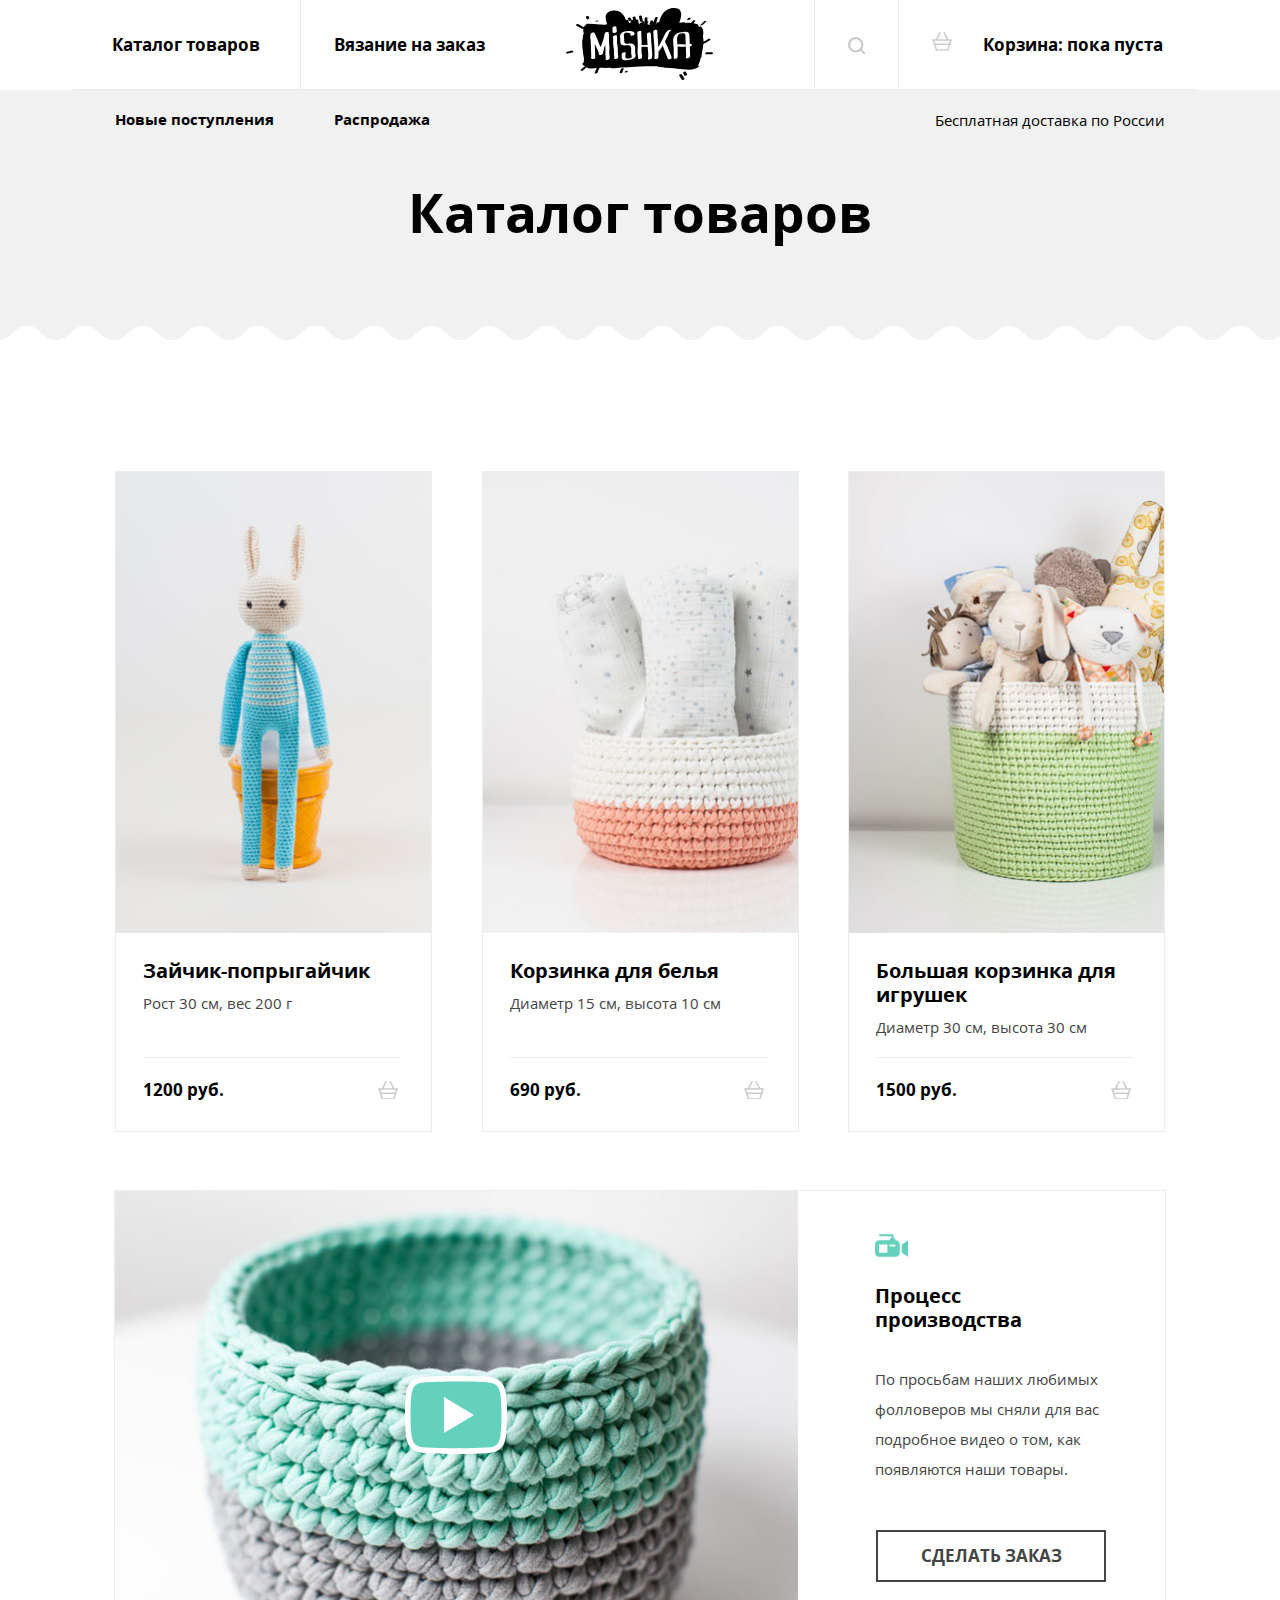
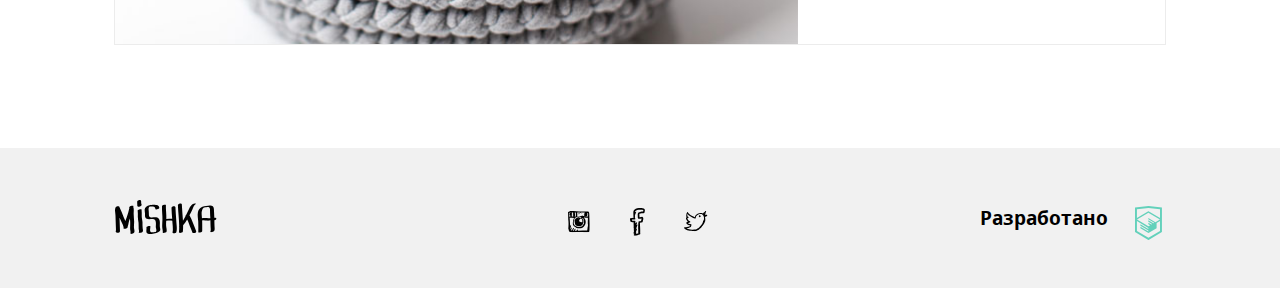
<file: projects/project-1/catalog.html>
<!DOCTYPE html>
<html lang="ru">
  <head>
    <meta charset="utf-8">
    <title>HTML Academy: Мишка</title>
    <link rel="stylesheet" href="css/style.min.css">
    <meta name="viewport" content="width=device-width,initial-scale=1">

  </head>
  <body>
  <svg style="display:none">
    <symbol viewBox="0 0 26.943 34.09" id="icon-logo-htmlacademy"><path d="M13.62,0.017L13.472,0L0,1.412v24.661l13.473,8.017l13.43-7.99l0.042-0.025V1.412L13.62,0.017z M25.019,12.127L13.495,5.334 L13.494,5.23l-0.087,0.05l-0.088-0.056v0.109L1.925,12.118V3.147l11.548-1.212l11.547,1.212V12.127z M13.405,6.787L24.923,13.5 l-4.479,2.64l-7.093-4.221l-0.014,1.415l5.904,3.513l-0.86,0.507l-5.03-2.992l-0.014,1.415l3.827,2.275l-0.782,0.523l-3.031-1.787 l-0.014,1.413l1.853,1.091l-1.8,1.081L2.034,13.622L13.405,6.787z M1.925,15.127l11.411,6.791l0.016,1.044L5.41,18.234L5.395,19.65 l7.979,4.795l0.018,1.076l-7.973-4.74l-0.013,1.414l8.021,4.822l0.046,0.025l8.143-4.872l-0.011-5.177l3.415-2.036v10.021 L13.472,31.85L1.925,24.979V15.127z"/></symbol>
    <symbol viewBox="264.205 370.961 20.294 18.849" id="icon-cart"><path class="icon-cart" d="M283.75,378.19h-3.151l-3.407-6.814c-0.185-0.37-0.634-0.52-1.006-0.335 c-0.371,0.186-0.521,0.636-0.335,1.006l3.071,6.143h-9.138l3.072-6.143c0.185-0.371,0.035-0.821-0.335-1.006 c-0.37-0.185-0.821-0.035-1.006,0.335l-3.407,6.814h-3.151c-0.414,0-0.75,0.336-0.75,0.75s0.336,0.75,0.75,0.75h0.157l0.855,2.991 c-0.187,0.137-0.316,0.347-0.316,0.595c0,0.396,0.309,0.71,0.697,0.739l1.656,5.795h12.697l1.656-5.795 c0.388-0.028,0.698-0.344,0.698-0.739c0-0.249-0.129-0.459-0.316-0.596l0.854-2.991h0.157c0.414,0,0.75-0.336,0.75-0.75 S284.164,378.19,283.75,378.19z M279.569,388.311h-10.433l-1.224-4.284h12.881L279.569,388.311z M281.222,382.526h-13.739 l-0.81-2.836h15.359L281.222,382.526z"/></symbol>
    <symbol viewBox="-0.8 -0.8 17.6 17.6" id="icon-search"><path class="icon-search"  d="M16.47,14.93l-3.415-3.415C14.02,10.226,14.6,8.634,14.6,6.899c0-4.253-3.447-7.699-7.7-7.699 S-0.8,2.646-0.8,6.899s3.446,7.7,7.699,7.7c1.734,0,3.326-0.58,4.613-1.546l3.417,3.416c0.203,0.202,0.418,0.33,0.771,0.33 c0.607,0,1.1-0.492,1.1-1.1C16.8,15.459,16.739,15.2,16.47,14.93z M1.399,6.899c0-3.038,2.462-5.5,5.5-5.5s5.5,2.462,5.5,5.5 s-2.462,5.5-5.5,5.5S1.399,9.938,1.399,6.899z"/></symbol>
    <symbol viewBox="53.115 53.19 21.769 21.334" id="icon-insta"><path class="icon-insta" d="M74.881,65.336c-0.013-2.395-0.344-4.788-0.303-7.135c-0.023-0.788-0.086-1.535-0.152-2.278 c-0.105-0.3-0.111-0.699-0.152-1.062c-0.26-0.17-0.222-0.64-0.456-0.835c-0.423-0.233-1.201-0.114-1.744-0.22 c-0.657-0.026-1.254-0.115-1.899-0.153c-1.936-0.101-3.973-0.076-5.996-0.076c-2.001,0-3.954-0.145-5.695-0.379h-2.202 c-0.097,0.004-0.105,0.098-0.227,0.076c-0.599,0.034-1.077,0.188-1.595,0.303c-0.21,0.119-0.421,0.235-0.683,0.304 c-0.136,0.192-0.513,0.145-0.607,0.379c-0.186,0.212,0.185,0.451,0,0.607v0.911c0.173,0.13,0.027,0.58,0.075,0.835v0.987 c-0.017,1.281,0.134,2.397,0.076,3.72c0.467,2.762,0.374,6.537,0.076,9.413c0.155,0.579,0.363,1.105,0.455,1.746 c0.256,0.479,0.335,1.133,0.683,1.52c0.502,0.206,1.233,0.186,1.898,0.229c0.383,0.098,0.667,0.293,1.14,0.30 c2.843-0.21,5.496-0.154,8.427-0.229c2.704,0.24,5.802,0.188,8.275-0.228c0.195-0.134,0.128-0.529,0.228-0.76 c-0.056-0.385,0.207-0.449,0.228-0.759C74.862,70.157,74.895,67.763,74.881,65.336z M61.899,59.111 c0.757-0.153,1.48-0.341,2.429-0.304c0.71,0.076,1.287,0.283,1.897,0.456c0.116,0.184-0.243,0.547,0.153,0.684v0.076 c0.059,0.017,0.149,0.002,0.151,0.076c0.445,0.035,0.794,0.167,1.063,0.379c0.45,0.055,0.536,0.476,1.138,0.3 c-0.091,0.213-0.084,0.524-0.075,0.835c0.324,1.183,0.475,2.81,0.303,4.252c-0.164,0.163-0.215,0.442-0.303,0.683 c-0.311,0.322-0.481,0.785-0.836,1.062c-0.095,0.236-0.25,0.408-0.454,0.533c-0.116,0.213-0.206,0.452-0.457,0.53 c-0.298,0.163-0.577,0.011-0.834-0.076c-0.446,0.162-0.904,0.312-1.215,0.607c-0.816-0.096-1.648-0.175-2.43-0.304 c-0.242-0.139-0.487-0.273-0.835-0.305c-0.227-0.204-0.496-0.364-0.836-0.455c-0.101-0.127-0.337-0.118-0.455-0.229 c-0.198-0.029-0.229-0.227-0.456-0.229c-0.118-0.412-0.443-0.618-0.532-1.062c-0.226-0.331-0.308-0.805-0.455-1.215 c-0.043-1.434,0.091-2.692,0.379-3.796c0.346-0.591,0.779-1.094,1.138-1.67c0.249,0.021,0.365-0.09,0.38-0.304 c0.306,0.053,0.434-0.072,0.684-0.075C61.698,59.568,61.71,59.251,61.899,59.111z M60.229,56.378 c-0.117-0.263-0.066-0.691-0.075-1.062c-0.007-0.285,0.278-0.279,0.304-0.532c-0.003-0.074-0.093-0.059-0.152-0.076 c0.126-0.146,0.701-0.097,0.834,0c0.132,0.537-0.354,0.455-0.531,0.684c0.011,0.167,0.322,0.032,0.456,0.076 c0.029,0.854-0.059,1.496,0,2.202h-0.456c-0.007,0.234,0.229,0.226,0.456,0.228c-0.059,0.286,0.092,0.363,0.075,0.607 c-0.226,0.153-0.716,0.042-1.062,0.075C59.975,57.986,60.313,57.205,60.229,56.378z M59.546,54.784 c0.088-0.013,0.134,0.016,0.151,0.076c0.179,0.253,0.01,0.683-0.076,0.911C59.448,55.592,59.595,55.089,59.546,54.784z M59.698,56.606c-0.132-0.069-0.168-0.237-0.152-0.456C59.678,56.221,59.713,56.388,59.698,56.606z M59.698,57.973 c-0.058,0.139-0.082-0.045-0.076-0.152C59.68,57.682,59.703,57.866,59.698,57.973z M59.546,58.201 c0.175-0.024,0.084,0.219,0.228,0.227c-0.009,0.193-0.283,0.179-0.38,0.077C59.433,58.393,59.507,58.312,59.546,58.201z M57.192,56.985c0.006-0.108,0.013-0.214-0.076-0.228c-0.073-0.733,0.13-1.415,0-1.973c0.25-0.155,0.769-0.042,1.139-0.077v1.139 c-0.088,0.064-0.203,0.101-0.379,0.077c-0.054,0.28,0.324,0.131,0.379,0.304c0.008,0.853-0.056,1.777,0.152,2.429 c-0.565-0.059-0.906,0.107-1.442,0.076c0.097-0.612-0.019-1.435,0.531-1.594C57.484,56.997,57.239,57.091,57.192,56.985z M56.661,56.985c-0.204,0.021-0.217-0.534-0.077-0.607C56.912,56.384,56.833,56.879,56.661,56.985z M56.509,57.973 c0.077-0.312,0.034-0.304,0.075-0.683C56.812,57.303,56.844,58.06,56.509,57.973z M56.737,55.923 c-0.263,0.054-0.273-0.266-0.153-0.38C56.847,55.49,56.856,55.81,56.737,55.923z M56.737,54.784 c0.033,0.159-0.052,0.201-0.076,0.304c-0.176,0.023-0.084-0.219-0.229-0.229C56.457,54.757,56.623,54.797,56.737,54.784z M56.509,58.505c0.148-0.031,0.11,0.345-0.076,0.227C56.473,58.67,56.512,58.608,56.509,58.505z M55.825,54.784 c0.029,0.259-0.438,0.32-0.379,0H55.825z M54.838,54.86c-0.034,0.219-0.326,0.179-0.379,0.379 C54.245,55.069,54.543,54.771,54.838,54.86z M54.383,55.619c0.226-0.205,0.451-0.41,0.684-0.607 c-0.021-0.123,0.071-0.131,0.076-0.228h0.229c0.102,0.381-0.261,0.296-0.305,0.531c0.021,0.122-0.072,0.131-0.075,0.227 c0.02,0.335,0.121,0.588,0.075,0.988c-0.27,0.008-0.276,0.28-0.607,0.227C54.482,56.329,54.325,56.083,54.383,55.619z M54.459,58.884V57.29c0.195-0.185,0.396-0.364,0.607-0.532c0.295,0.489,0.179,1.392,0.455,1.897 C55.246,58.812,54.771,58.766,54.459,58.884z M72.68,69.968c-0.109,0.954-0.158,1.968-0.379,2.809 c-2.89,0.123-6.02,0.005-8.883,0.153c-0.199,0.045-0.273-0.031-0.229-0.229c-0.253,0-0.258,0.247-0.531,0.229 c0.201-0.336,0.438-0.898,0.151-1.291c-0.797,0.013-0.797,0.821-1.138,1.291c-0.686-0.053-1.137,0.127-1.823,0.075 c0.18-0.705,0.75-1.021,0.911-1.745c-0.395-0.55-0.989,0.138-1.214,0.455c-0.204,0.48-0.557,0.81-0.76,1.29H57.8 c0.238-0.469,0.489-0.926,0.759-1.366c0.171-0.512,0.625-0.741,0.683-1.367c-0.157-0.28-0.42-0.029-0.683,0 c-0.123,0.182-0.272,0.335-0.38,0.531c-0.232,0.376-0.501,0.714-0.684,1.14c-0.181,0.208-0.335,0.003-0.53,0.227 c-0.389,0.271-0.581,0.736-0.988,0.987c-0.174-0.06,0.039-0.356,0.153-0.38c0.045-0.181-0.096-0.55,0.075-0.607 c0.063-0.366,0.212-0.647,0.379-0.91c0.119-0.742,0.521-1.199,0.684-1.898c-0.559,0.099-0.674,0.643-0.988,0.987 c-0.212,0.445-0.542,0.772-0.683,1.291c-0.174-0.131-0.028-0.58-0.076-0.836c0.122-0.586,0.298-1.119,0.38-1.746 c0.133-0.22,0.173-0.535,0.228-0.834c0.168-0.209,0.046-0.61-0.077-0.761c-0.226,0.027-0.374,0.133-0.455,0.304 c-0.192-0.032-0.193,0.506-0.304,0.304c-0.045-2.587-0.451-4.812-0.456-7.438c0.026-0.331-0.183-0.424-0.228-0.685 c1.629,0.028,3.121,0.091,4.783,0.229c-0.089,0.139-0.199,0.257-0.304,0.379c-0.144,0.07-0.226,0.173-0.378,0.304 c-0.604,1.653-0.975,3.984-0.607,6.15c0.229,0.58,0.589,1.029,0.986,1.441c0.907,0.485,1.635,1.149,2.506,1.671 c1.701,0.361,3.84,0.369,5.541,0c0.236-0.12,0.484-0.226,0.685-0.38c1.364-1.242,2.753-2.459,2.961-4.859v-1.367 c-0.197-1.598-0.688-2.905-1.747-3.644c0.331-0.22,1.099,0.043,1.67,0.076c0.223,0.013,0.447,0.014,0.684,0 c0.408-0.024,0.928-0.055,1.443,0c0.144,0.187,0.113,0.544,0.228,0.76c-0.062,1.684-0.192,3.3-0.152,5.087 c0.103,0.454,0.127,0.986,0.229,1.441C73.046,68.209,72.9,69.126,72.68,69.968z M73.059,58.808 c-0.639-0.12-1.232-0.284-1.897-0.379c0.072-0.333,0.799-0.01,0.987-0.228c0.385-0.223,0.295-0.92,0.304-1.51 c0.032-0.348,0.114-0.644,0.076-1.063c-0.401-0.951-1.783-0.421-2.886-0.455c-0.225,0.718-0.47,1.8-0.304,2.657 c0.169,0.49,1.024,0.292,1.519,0.456c-0.14,0.332-0.688,0.057-0.987,0.076c-0.296-0.083-0.707-0.052-0.986-0.151 c-2.285,0.078-4.284,0.004-6.529,0.151c0.117-1.248,0.063-2.465-0.076-3.645h3.112c-0.344,0.364-0.912,0.507-1.29,0.835 c-0.44,0.244-0.861,0.505-1.139,0.911c0.249,0.134,0.535-0.245,0.759-0.379c0.355-0.074,0.479-0.381,0.835-0.455 c0.423-0.438,1.096-0.625,1.67-0.912c0.378-0.022,0.697,0.013,0.987,0.077c1.283,0.007,2.456,0.126,3.796,0.076 c0.614,0.145,1.45,0.069,1.974,0.304c0.107,0.298,0.231,0.579,0.305,0.911C73.297,57.071,73.14,57.901,73.059,58.808z M67.214,55.088C67.324,55.041,67.205,54.996,67.214,55.088L67.214,55.088z M67.214,55.088c-0.529,0.154-1.019,0.348-1.367,0.682 C66.331,55.572,66.906,55.464,67.214,55.088z M68.276,55.695C68.387,55.648,68.269,55.604,68.276,55.695L68.276,55.695z M66.53,56.606c0.727-0.158,1.181-0.591,1.746-0.911c-0.437,0.019-0.592,0.32-0.987,0.379 C67.074,56.291,66.689,56.334,66.53,56.606z M65.847,55.771C65.736,55.818,65.854,55.863,65.847,55.771L65.847,55.771z M65.164,56.378C65.274,56.332,65.156,56.286,65.164,56.378L65.164,56.378z M65.089,56.454c0.063,0.014,0.07-0.03,0.075-0.076 C65.1,56.364,65.092,56.408,65.089,56.454z M65.012,56.53c0.064,0.014,0.072-0.03,0.077-0.076 C65.022,56.441,65.017,56.483,65.012,56.53z M64.178,57.138c0.346-0.134,0.613-0.348,0.834-0.607 C64.664,56.664,64.397,56.878,64.178,57.138z M66.454,58.125c0.533-0.049,0.749-0.416,1.215-0.531 c0.284-0.298,0.784-0.381,0.987-0.76c-0.56,0.023-0.766,0.399-1.216,0.531C67.156,57.662,66.689,57.778,66.454,58.125z M64.178,57.138C63.861,57.064,64.162,57.365,64.178,57.138L64.178,57.138z M63.645,57.517c0.021,0.021,0.115-0.037,0.076-0.077 C63.7,57.42,63.605,57.478,63.645,57.517z M66.454,58.125C66.344,58.172,66.461,58.216,66.454,58.125L66.454,58.125z M65.314,59.946c-0.223-0.231-0.676-0.233-0.986-0.379c-0.697-0.038-1.223,0.093-1.746,0.229c-0.304,0.151-0.607,0.304-0.91,0.454 c-0.266,0.166-0.444,0.417-0.76,0.532c-0.205,0.225-0.352,0.51-0.684,0.607c-0.004,0.223-0.173,0.281-0.304,0.379 c-0.089,0.115-0.094,0.312-0.227,0.381c-0.007,0.12,0.036,0.29-0.076,0.303c0.108,1.512,0.291,2.948,0.683,4.177 c0.287,0.623,0.975,0.846,1.442,1.29c0.589,0.297,1.328,0.444,2.126,0.531c0.277-0.052,0.553-0.105,0.911-0.076 c1.209-0.209,2.098-0.736,2.81-1.441c0.1-0.281,0.252-0.508,0.455-0.684c-0.254-0.671,0.293-1.098,0.455-1.59 c0.002-1.344-0.201-2.48-0.607-3.415c-0.256-0.579-0.92-0.751-1.366-1.139c-0.059-0.018-0.15-0.003-0.151-0.077 C66.11,59.892,65.646,59.789,65.314,59.946z M61.899,64.273c-0.113-0.063-0.109-0.244-0.152-0.379 C62.003,63.816,61.865,64.131,61.899,64.273z M61.975,64.578c0.041-0.117,0.079-0.006,0.076,0.075 C62.011,64.771,61.972,64.658,61.975,64.578z M62.431,62.527c0.015-0.086,0.075-0.042,0.075,0 C62.492,62.614,62.431,62.57,62.431,62.527z M64.101,60.402c-0.203,0.258,0.041,0.576,0.077,0.836 C63.873,61.199,63.604,60.351,64.101,60.402z M64.48,64.35c-0.04-0.038,0.055-0.097,0.076-0.076 C64.596,64.312,64.502,64.371,64.48,64.35z M65.239,67.234c0.034-0.109,0.066,0.008,0.152,0 C65.373,67.331,65.241,67.311,65.239,67.234z M67.44,64.653c-0.233-0.057-0.145,0.208-0.379,0.152 c0.069-0.159,0.118-0.338,0.229-0.455C67.424,64.369,67.462,64.48,67.44,64.653z M66.303,60.857 c0.211,0.119,0.441,0.217,0.606,0.381c0.085,0.219,0.243,0.363,0.38,0.529c0.058,0.778,0.179,1.492,0.151,2.354 c-0.257,0.099-0.438,0.271-0.683,0.381c-0.78-0.006-1.358-0.212-1.897-0.456c-0.171-0.259-0.355-0.505-0.532-0.759v-1.062 c0.17-0.185,0.319-0.391,0.456-0.607c0.228-0.127,0.508-0.201,0.454-0.607c-0.038-0.062-0.078-0.124-0.075-0.229 c0.158,0.045,0.245,0.159,0.379,0.229C65.865,61.028,65.952,60.811,66.303,60.857z"/></symbol>
    <symbol viewBox="56.519 49.996 14.962 27.718" id="icon-facebook"><path class="icon-facebook" d="M68.181,55.188c1.026,0.029,1.993,0,2.681-0.3c0.391-0.818,0.556-1.854,0.619-2.989 c-0.19-0.015-0.062-0.337-0.207-0.399c-0.029-0.202-0.278-0.195-0.309-0.398c-0.277-0.165-0.457-0.422-0.723-0.598 c-0.727-0.162-1.44-0.335-2.164-0.499c-0.849,0.044-1.895-0.103-2.58,0.1c-2.619-0.04-3.997,1.12-5.259,2.392 c-0.023,0.078-0.003,0.197-0.105,0.199c-0.574,1.587-0.125,3.621-0.204,5.581c0.099,0.436,0.107,0.958,0.204,1.395 c-0.998,0.296-2.212,0.387-3.402,0.499c-0.317,0.324-0.178,1.089-0.206,1.693c0.085,0.583,0.278,1.06,0.413,1.595 c0.211,0.193,0.596,0.396,0.825,0.498c0.065,0.029,0.071,0.082,0.103,0.1c0.506,0.268,1.451,0.008,2.268,0.1 c-0.136,1.978,0.256,3.915,0,5.68c0.007,0.327,0.295,0.382,0.208,0.798c-0.001,0.963-0.067,1.99,0.208,2.69 c-0.287,0.455-0.497,0.982-0.415,1.794c0.122,0.016,0.114,0.157,0.105,0.299c-0.075,0.47,0.643,0.175,0.515,0.698 c0.162,0.456-0.428,0.184-0.413,0.498v0.896c0.53,0.285,1.462,0.182,2.268,0.199c0.908-0.419,2.188-0.479,2.785-1.196 c0.459,0.235,0.916-0.014,1.238-0.199c-0.018-0.315,0.273-0.333,0.205-0.698c-0.004-0.328-0.173-0.496-0.103-0.896V71.83 c-0.206-2.293-0.048-4.938-0.309-7.176c0.888-0.105,1.917-0.075,2.578-0.398c0.357-0.451,0.377-1.23,0.516-1.895 c0.177-0.226,0.221-0.583,0.206-0.996c0.19-0.213,0.068-0.729,0.104-1.096c-0.141-0.595-0.168-1.3-0.825-1.39 c-0.884-0.235-2.043,0.595-2.991,0.299c0.049-1.134-0.293-2.342,0-3.388C66.761,55.609,67.461,55.39,68.181,55.188z M64.363,59.971c0.117,0.254,0.254,0.486,0.414,0.698c0.079,0.022,0.203,0.003,0.205,0.101c1.192,0.056,2.199-0.069,3.096-0.299 c0,0.998-0.271,1.733-0.518,2.492c-0.662,0.045-1.467,0.3-1.958,0.198c-0.276,0.165-0.372,0.506-0.62,0.698 c-0.049,0.441,0.142,0.495,0,0.797c-0.201,0.137-0.055,0.611-0.205,0.796v1.496c0.085,0.281-0.146,0.258-0.104,0.497v3.488 c-0.085,0.281,0.146,0.258,0.104,0.498v2.989c0.063,0.271-0.132,0.791,0.103,0.896c-0.07,0.364-0.412-0.021-0.824,0.1 c-0.528,0.122-0.926,0.369-1.548,0.4c0.117-0.353,0.32-0.622,0.311-1.097c0.049-0.381-0.365-0.312-0.516-0.49 c0.193-0.644,0.562-1.117,0.722-1.793c0.197-0.515,0.714-1.298,0.31-1.794c-0.522-0.105-0.521,0.293-0.826,0.398 c-0.022,0.077-0.002,0.196-0.103,0.199c-0.023,0.077-0.003,0.196-0.103,0.199c0.01,0.12-0.151,0.062,0,0 c0.022-0.078,0.002-0.197,0.103-0.199c0.023-0.077,0.002-0.197,0.103-0.199v-0.299c0.368-0.575,0.67-1.214,0.826-1.993 c0.191-0.28,0.283-0.656,0.412-0.997c0.156-0.262,0.34-0.869,0.104-1.195c-0.517,0.033-0.796,0.295-0.93,0.697 c-0.32-0.189,0.161-0.434,0.104-0.697c0.138-0.231,0.169-0.566,0.309-0.797c0.202-0.413,0.564-1.304,0-1.596 c-0.438-0.023-0.612,0.207-0.723,0.498c-0.214,0.191-0.43,0.383-0.516,0.698c-0.373-0.07-0.143-0.727-0.206-1.097 c-0.067-0.52,0.122-0.899,0-1.195c-0.56-0.799-2.026-0.105-3.197-0.299c-0.108-0.307-0.222-0.984-0.104-1.195 c1.045-0.088,2.479,0.201,3.197-0.199c0.024-0.078,0.003-0.197,0.104-0.199c0.094-0.723-0.271-1-0.515-1.396 c0.232-0.806,0.04-2.02,0.104-2.989c0.233-0.141,0.328-0.414,0.515-0.598c0.112-0.955,0.673-1.476,0.722-2.49 c-0.273,0.001-0.607-0.055-0.619,0.199c-0.302-0.114-0.382,0.479-0.515,0.199c-0.112-0.541,0.246-0.626,0.309-0.997 c0.599-0.418,1.212-0.82,1.856-1.195c1.741-0.244,4.648-0.449,6.086,0.198c0.051,0.616-0.287,0.854-0.207,1.496h-1.546 c-1.092,0.24-1.987,0.672-2.991,0.997c-0.24,0.066-0.276,0.331-0.516,0.398c-0.036,0.396-0.225,0.646-0.311,0.996 C64.182,57.424,64.394,58.582,64.363,59.971z"/></symbol>
    <symbol viewBox="52.253 53.771 23.494 20.168" id="icon-twitter"><g class="icon-twitter"><path d="M75.706,57.855c-0.227-0.366-0.909-0.277-1.407-0.371h-1.112c0.142-0.353,0.343-0.646,0.52-0.963 c0.056-0.438,0.254-0.734,0.223-1.26c0.129-0.167,0.176-0.417,0.296-0.593c0.104-0.144,0.242-0.477,0.074-0.667 c-0.051-0.221-0.295-0.249-0.593-0.222c-0.088,0.036-0.169,0.079-0.222,0.148c-0.448,0.433-0.778,1.014-1.261,1.408 c-0.009,0.008-0.062,0-0.074,0c-0.087,0.005-0.033,0.046-0.075,0.074c-0.146,0.098-0.257,0.152-0.369,0.223 c-0.284,0.176-0.547,0.445-0.891,0.519c-0.529-0.211-1.156-0.326-1.852-0.37c-1.157,0.102-2.303,0.215-3.038,0.741 c-0.911,0.35-1.477,1.042-2.149,1.63c-0.049,0.32-0.342,0.398-0.37,0.741c-0.005,0.045-0.012,0.088-0.073,0.074 c0.043,0.241-0.051,0.345-0.074,0.519c-0.001,0.133,0.199,0.431,0,0.52c-0.822-0.12-1.485-0.63-2.149-0.964 c-0.718-0.36-1.468-0.604-2.074-1.111c-0.716-0.322-1.26-0.816-1.778-1.334c-0.208-0.312-0.542-0.496-0.667-0.89 c-0.379-0.164-0.175-0.912-0.741-0.889c-0.315-0.043-0.345,0.199-0.444,0.37c-0.07,0.227-0.361,0.232-0.371,0.519 c-0.004,0.046-0.011,0.088-0.074,0.075c-0.17,1.089-0.527,1.992-0.519,3.26c0.129,0.415,0.35,0.738,0.593,1.038 c-0.418,0.051-0.716,0.222-0.89,0.519c-0.06,1.073,0.378,1.647,0.742,2.297c0.134,0.384,0.352,0.685,0.593,0.963 c0.017,0.229,0.206,0.288,0.296,0.445c0.019,0.105,0.123,0.125,0.149,0.223c-0.04,0.105,0.289,0.18,0.073,0.221 c-0.413,0.131-1.016,0.07-1.259,0.371c-0.109,0.279-0.109,0.833,0,1.111c0.034,0.237,0.282,0.262,0.296,0.519 c0.499,0.417,1.082,0.747,1.631,1.112c0.574,0.166,1.211,0.271,1.852,0.37c-0.102,0.343-0.338,0.551-0.593,0.741 c-0.78,0.381-1.849,0.474-2.742,0.74c-0.555,0.038-0.956,0.23-1.556,0.223c-0.333,0.127-0.854,0.075-1.112,0.223 c-0.122,0.068-0.102,0.096-0.222,0.221c-0.134,0.412,0.111,0.74,0.444,0.89c-0.005,0.253,0.219,0.276,0.371,0.371 c0.089,0.183,0.254,0.29,0.445,0.37c0.544,0.468,1.268,0.759,1.927,1.112c0.83,0.183,1.648,0.376,2.52,0.519 c0.896,0.116,1.901,0.124,2.816,0.222h0.963c0.511,0.132,1.23,0.054,1.853,0.074c0.095-0.102,0.322-0.073,0.519-0.074 c0.522-0.269,1.196-0.385,1.631-0.74c0.574-0.241,0.989-0.642,1.557-0.89c0.866-0.765,1.937-1.324,2.519-2.37 c0.205-0.189,0.351-0.438,0.445-0.74c0.265-0.156,0.385-0.454,0.593-0.667c0.404-0.41,0.706-0.924,1.037-1.40 c0.319-0.496,0.576-1.054,0.89-1.556c-0.01-0.405,0.306-0.484,0.296-0.89c0.193-0.226,0.177-0.662,0.371-0.88 c-0.033-0.255,0.029-0.415,0.074-0.594c0.047-1.281-0.047-2.422-0.297-3.407c0.588-0.155,1.181-0.302,1.631-0.593 C75.418,58.93,75.891,58.533,75.706,57.855z M72.298,61.931c-0.153,0.859-0.615,1.41-1.038,2.001 c0.059,0.379-0.104,0.538-0.073,0.889c-0.158,0.312-0.287,0.652-0.371,1.037c-0.203,0.267-0.332,0.606-0.519,0.89 c-0.366,0.548-0.777,1.051-1.186,1.557c-0.378,0.56-0.912,0.965-1.334,1.481c-0.42,0.493-0.942,0.885-1.407,1.334 c-0.474,0.17-0.89,0.396-1.26,0.667c-0.232,0.09-0.463,0.18-0.667,0.296c-0.177,0.146-0.499,0.145-0.668,0.29 c-1.086,0.147-2.3,0.17-3.555,0.148c-1.031-0.105-2.115-0.159-3.039-0.371c-0.922-0.189-1.511-0.712-2.297-1.037 c0.153-0.242,0.634-0.154,0.963-0.222c0.031-0.166,0.394-0.003,0.444-0.149c0.257,0.06,0.285-0.109,0.52-0.07 c0.563-0.201,1.23-0.302,1.705-0.593c0.282-0.138,0.406-0.434,0.667-0.593c0.033-0.189,0.104-0.341,0.222-0.444 c0.047-0.275,0.201-0.441,0.148-0.815c0.111-0.21,0.299-0.343,0.296-0.667c-0.074-0.147-0.128-0.316-0.296-0.371 c-0.026-0.196-0.377-0.067-0.444-0.222c-0.255,0.032-0.416-0.029-0.593-0.075c-0.154-0.043-0.487,0.092-0.519-0.073 c-0.842-0.023-1.3-0.43-1.853-0.74c0.431-0.262,1.032-0.353,1.333-0.742c0.516-0.076,1.058-0.129,1.112-0.666 c0-0.717-0.771-0.661-1.333-0.815c-0.773-0.66-1.194-1.672-1.779-2.52c0.238-0.157,0.564-0.226,0.741-0.444 c0.454,0.058,0.54-0.251,0.667-0.52c0.019-0.488-0.333-0.605-0.593-0.815c-0.259-0.21-0.475-0.462-0.667-0.74 c-0.003-0.818-0.021-1.652,0.074-2.372c0.063-0.014,0.07,0.029,0.074,0.074c0.227,0.441,0.559,0.775,0.815,1.186 c0.532,0.357,0.925,0.853,1.556,1.112c0.452,0.413,1.108,0.621,1.557,1.038c0.601,0.263,1.158,0.57,1.704,0.889 c0.669,0.194,1.056,0.673,2.001,0.593c0.198-0.098,0.394-0.199,0.593-0.297c0.258-0.456-0.059-1.079,0.147-1.63 c0.255-0.659,0.797-1.031,1.26-1.481c0.29-0.155,0.555-0.335,0.815-0.519c0.347-0.098,0.675-0.216,0.964-0.37 c0.376-0.019,0.713-0.077,1.037-0.148h1.26c0.244,0.052,0.475,0.119,0.74,0.148c0.209,0.137,0.38,0.313,0.666,0.371 c0.789,0.693,1.271,1.696,1.409,3.039C72.175,60.934,72.35,61.323,72.298,61.931z M72.594,56.299 c-0.129,0.34-0.23,0.707-0.593,0.815c-0.017-0.105-0.122-0.125-0.147-0.222c-0.012-0.209,0.209-0.186,0.296-0.296 C72.312,56.511,72.395,56.348,72.594,56.299C72.587,56.209,72.702,56.253,72.594,56.299z M67.11,59.337 c0.163,0.135,0.284,0.31,0.519,0.371c0.101,0.221,0.314,0.327,0.594,0.37c0.047-0.15,0.346-0.049,0.37-0.222 c0.174-0.023,0.166-0.229,0.296-0.297c-0.018-0.55-0.129-1.006-0.37-1.333C67.761,57.803,66.843,58.265,67.11,59.337z"/></g></symbol>
    <symbol viewBox="0 0 101.615 34.056" id="icon-logo-footer"><g class="icon-logo-footer">
      <path d="M19.135,21.495c-0.083-2.683-0.51-5.347-0.475-8.035c0.028-2.174,0.389-4.41-0.36-6.495 c0.047-0.237,0.096-0.473,0.14-0.711c0.193-1.045-3.271-0.492-3.813,0.464c-0.343,0.28-0.519,0.615-0.375,0.957 c0.037,0.086,0.069,0.174,0.102,0.261c-0.656,3.204-1.57,6.306-2.621,9.412c-0.402,1.188-0.888,2.349-1.298,3.533 c-0.582-1.104-1.169-2.194-1.643-3.377C7.418,14.071,6.18,10.602,4.505,7.298C4.695,5.77,1.301,5.93,0.632,7.33 c-0.809,1.694-0.705,3.403-0.438,5.214c0.3,2.042,0.353,4.05,0.377,6.111c0.047,3.976,0.358,7.943,0.417,11.919 c-0.354,0.395-0.461,0.881-0.091,1.375c0.162,0.216,0.361,0.382,0.571,0.549c0.904,0.724,3.5,0.107,3.496-1.271 c-0.014-4.123-0.312-8.238-0.42-12.358c-0.011-0.404-0.018-0.807-0.024-1.21c0.057,0.145,0.114,0.29,0.171,0.434 c0.64,1.604,1.31,3.163,2.185,4.654c0.868,1.478,1.303,3.064,1.803,4.677c-0.189,0.217-0.303,0.462-0.233,0.708 c-0.039,0.18,0.07,0.292,0.251,0.36c0.639,0.548,1.841,0.274,2.509-0.007c0.287-0.121,0.561-0.261,0.826-0.424 c0.345-0.212,0.883-0.679,0.729-1.159c-0.03-0.093-0.058-0.186-0.087-0.279c0.47-1.27,0.709-2.589,0.965-3.93 c0.272-1.428,0.782-2.78,1.295-4.133c0.052,0.619,0.106,1.238,0.156,1.855c0.204,2.554,0.033,5.072,0.007,7.626 c-0.008,0.847,0.054,1.633,0.219,2.461c0.068,0.343,0.367,1.808,0.281,1.887c-0.611,0.564-0.433,1.257,0.385,1.437 c0.915,0.201,2.081-0.105,2.77-0.742c1.198-1.106,0.632-2.845,0.361-4.241C18.661,26.501,19.208,23.879,19.135,21.495z"/>
      <path d="M27.499,22.17c-0.074-1.988-0.765-3.862-0.774-5.872c-0.011-2.305,0.181-4.593-0.155-6.886 c-0.106-0.725-4.056,0.1-3.917,1.05c0.309,2.11,0.197,4.229,0.159,6.354c-0.037,2.044,0.468,3.898,0.73,5.904 c0.269,2.054-0.084,4.157,0.149,6.213c0.109,0.962,0.75,2.743,0.089,3.58c-0.42,0.532,1.469,0.342,1.553,0.326 c0.769-0.142,1.793-0.392,2.304-1.038c0.653-0.828,0.196-2.426,0.053-3.357C27.374,26.385,27.576,24.249,27.499,22.17z"/>
      <path d="M43.828,18.851c-2.062-2.784-5.889-0.78-8.561-1.54c-1.377-0.392-1.395-2.271-1.392-3.396 c0.004-1.426-0.114-2.732-0.273-4.146c-0.119-1.052-0.024-2.121,0.746-2.904c0.142-0.144,0.859-0.336,0.81-0.339 c0.354-0.061,0.676-0.076,1.067-0.093c1.549-0.066,4.613,0.232,4.019,2.483c-0.266,1.01,3.596,0.431,3.877-0.637 c1.213-4.598-7.284-3.714-9.686-3.078C32.225,5.789,29.787,7.047,29.66,9.6c-0.061,1.219,0.273,2.379,0.325,3.587 c0.061,1.39-0.198,2.776,0.289,4.118c1.082,2.982,5.52,1.576,7.778,1.745c3.845,0.287,2.697,5.469,2.748,7.883 c0.027,1.288,1.181,3.429,0.211,4.507c-0.595,0.662-1.982,0.699-2.792,0.768c-0.813,0.068-2.201,0.312-2.742-0.461 c-0.993-1.418,0.091-3.799-0.121-5.425c-0.121-0.924-4.066-0.095-3.917,1.05c0.342,2.627-1.399,6.145,2.402,6.596 c2.441,0.289,5.191-0.161,7.5-0.928c1.196-0.396,2.307-0.942,3.243-1.793c1.035-0.941,0.694-2.348,0.417-3.547 C44.324,24.782,45.732,21.421,43.828,18.851z"/>
      <path d="M61.155,18.662c-0.122-3.777-0.69-7.513-0.706-11.297c-0.008-1.971-3.963-1.305-3.957,0.343 c0.015,3.608,0.497,7.167,0.682,10.764c0.004,0.074,0.008,0.147,0.013,0.221c-1.949-0.018-3.899,0.177-5.853,0.246 c0.201-4.633-0.611-9.227-0.435-13.857c0.022-0.582-3.874-0.09-3.917,1.049c-0.171,4.475,0.587,8.915,0.453,13.392 c-0.064,2.136-0.245,4.264-0.259,6.402c-0.007,1.095,0.171,2.183,0.329,3.263c0.146,0.999,0.484,2.331,0.182,3.318 c-0.237,0.772,3.561,0.29,3.862-0.694c0.544-1.778-0.222-4.039-0.405-5.839c-0.175-1.725-0.039-3.499,0.083-5.248 c2.03-0.13,4.059-0.297,6.08-0.012c0.09,1.378,0.196,2.754,0.322,4.134c0.105,1.157,0.179,2.313,0.196,3.475 c0.015,1.019,0.142,2.496-0.221,3.461c-0.773,2.057,3.15,1.889,3.723,0.364c0.703-1.87,0.502-4.199,0.383-6.164 C61.562,23.54,61.233,21.109,61.155,18.662z"/>
      <path d="M78.087,23.136c-0.939-2.758-2.373-5.177-3.616-7.797c1.001-1.949,2.018-3.898,2.932-5.888 c0.831-1.808,1.446-3.819,3.08-5.092c0.574-0.447,0.55-0.896-0.255-0.951c-0.875-0.061-2.064,0.192-2.77,0.742 c-1.485,1.158-2.427,2.563-3.201,4.268c-0.932,2.051-1.896,4.063-2.914,6.075c-0.074,0.147-0.149,0.295-0.224,0.443 c-0.49,0.315-0.785,0.762-0.639,1.266c-0.792,1.563-1.6,3.117-2.499,4.61c-0.299-5.534-0.955-11.061-1.15-16.6 c-0.045-1.27-3.971-0.479-3.917,1.049c0.243,6.868,1.219,13.719,1.286,20.587c-0.016,0.017-0.031,0.034-0.047,0.051 c-0.301,0.308-0.19,0.494,0.051,0.602c0.002,1.75-0.059,3.501-0.209,5.254c-0.472,0.745,0.463,1.139,1.084,1.139 c0.032,0,0.064,0,0.096,0c0.739,0,2.626-0.35,2.718-1.364c0.191-2.1,0.251-4.196,0.232-6.291c1.59-1.715,2.89-3.63,4.055-5.635 c0.759,1.48,1.482,2.972,1.989,4.582c0.861,2.741,2.299,5.261,3.131,8.014c0.544,1.806,4.457,0.738,3.917-1.049 C80.388,28.398,79.013,25.854,78.087,23.136z"/>
      <path d="M101.59,18.501c-0.21-0.832-1.372-0.849-2.271-0.77c-0.012-0.335-0.02-0.671-0.036-1.006 c-0.125-2.661-0.165-5.379-0.392-8.032c-0.209-2.458-1.585-3.337-3.972-3.247c-2.416,0.092-5.229,0.527-7.482,1.403 c-2.607,1.014-4.058,2.935-4.559,5.681c-0.549,3.014,0.24,6.219,0.373,9.246c0.154,3.503,0.066,7.014,0.062,10.519 c0,0.573,3.916,0.031,3.917-1.049c0.003-2.776,0.042-5.551,0-8.327c-0.013-0.818-0.051-1.632-0.102-2.444 c1.369-0.593,3.687,0.012,5.05,0.141c1.107,0.104,2.169-0.166,3.244-0.292c0.021,2.312,0.107,4.635,0.202,6.944 c0.049,1.184,0.477,3.53-0.354,4.511c-0.437,0.516,1.48,0.343,1.555,0.33c0.793-0.146,1.761-0.401,2.303-1.041 c0.949-1.12,0.456-3.79,0.401-5.126c-0.078-1.91-0.102-3.824-0.141-5.737C100.542,20.058,101.805,19.351,101.59,18.501z M86.972,18.351c-0.103-1.245-0.217-2.49-0.303-3.743c-0.16-2.331,0.117-5.583,2.29-6.999c0.58-0.379,1.675-0.315,2.354-0.438 c0.97-0.176,1.956-0.389,2.829,0.19c1.21,0.802,0.912,3.657,0.911,4.869c-0.003,2.005,0.207,4.001,0.31,6.003 c-0.552,0.055-1.111,0.089-1.683,0.076C91.394,18.256,89.136,17.896,86.972,18.351z"/>
      <path d="M24.108,6.7c0.521-0.05,1.045-0.226,1.477-0.524c0.085-0.072,0.171-0.144,0.256-0.216c0.52-0.335,0.972-0.827,0.728-1.361 c-0.504-1.105-0.423-2.231-0.416-3.414c0.006-0.958-0.963-1.246-1.781-1.174c-0.723,0.063-2.168,0.581-2.175,1.52 c-0.006,0.993-0.071,2.016,0.109,2.992c-0.047,0.113-0.074,0.239-0.104,0.355c-0.055,0.212,0.016,0.42,0.142,0.59 c0,0.045,0.002,0.089,0.002,0.134c0.005,0.112,0.01,0.224,0.015,0.335c0.073,0.232,0.216,0.409,0.429,0.53 C23.178,6.7,23.668,6.742,24.108,6.7z"/>
    </g>
    </symbol>
  </svg>
  <!--🚩start header🚩-->
    <header class="page-header">

      <nav class="main-nav">
        <button class="main-nav__toggle main-nav__toggle--open">Меню</button>
        <ul class="main-nav__list">

          <li class="main-nav__item main-nav__item--logo">

            <a class="main-nav__link main-nav__link--logo" href="index.html">Логотип</a>
          </li>
          <li class="main-nav__item  main-nav__item--catalog disable">
            <a class="main-nav__link">Каталог товаров</a>
          </li>
          <li class="main-nav__item  main-nav__item--preorder disable">
            <a class="main-nav__link" href="form.html">Вязание на заказ</a>
          </li>
          <li class="main-nav__item  main-nav__item--search disable">
            <a class="main-nav__link" href="search-result.html"><svg class="icon-search" width="17.6px" height="17.6px"><use xmlns:xlink="http://www.w3.org/1999/xlink" xlink:href="#icon-search"></use></svg>Поиск по сайту</a>
          </li>
          <li class="main-nav__item  main-nav__item--basket disable">
            <a class="main-nav__link" href="basket.html"><svg class="icon-cart" width="20.294px" height="18.849px"><use xmlns:xlink="http://www.w3.org/1999/xlink" xlink:href="#icon-cart"></use></svg>Корзина: пока пуста</a>
          </li>
          <li class="main-nav__item  main-nav__item--latest">
            <a class="main-nav__link" href="latest.html">Новые поступления</a>
          </li>
          <li class="main-nav__item  main-nav__item--sale">
            <a class="main-nav__link" href="sale.html">Распродажа</a>
          </li>
          <li class="main-nav__item  main-nav__item--delivery">
            <a class="main-nav__link" href="delivery.html">Бесплатная доставка по России</a>
          </li>
        </ul>
      </nav>

      <h1 class="page-header__title">Каталог товаров</h1>
    </header>

    <main>

        <div class="catalog">

          <ul class="catalog__list">
            <li class="catalog__item">
              <a class="catalog__item-link" href="item-1.html">
                <picture>
                  <source media="(min-width: 1150px)" srcset="img/photo-1-desktop@1x.jpg 1x, img/photo-1-desktop@2x.jpg 2x">
                  <source media="(min-width: 768px)" srcset="img/photo-1-tablet@1x.jpg 1x, img/photo-1-tablet@2x.jpg 2x">
                  <img src="img/photo-1-mobile@1x.jpg" srcset="img/photo-1-mobile@2x.jpg 2x"  alt="Зайчик-попрыгайчик" width="260" height="195" class="catalog__pict">
                </picture>
              </a>
              <div class="catalog__item-wrapper">
                <h3 class="catalog__item-name"><a class="catalog__item-link catalog__item-link--title" href="item-1.html">Зайчик-попрыгайчик</a></h3>
                <div class="catalog__item-prop">Рост 30 см, вес 200 г</div>
                <div class="catalog__order">
                  <div class="catalog__order-price">1200 руб.</div>
                  <button type="submit" class="catalog__order-btn" value="В корзину"><svg class="icon-cart" width="20.294px" height="18.849px"><use xmlns:xlink="http://www.w3.org/1999/xlink" xlink:href="#icon-cart"></use></svg></button>
                </div>
              </div>
            </li>

            <li class="catalog__item">
              <a class="catalog__item-link" href="item-2.html">
                <picture>
                  <source media="(min-width: 1150px)" srcset="img/photo-2-desktop@1x.jpg 1x, img/photo-2-desktop@2x.jpg 2x">
                  <source media="(min-width: 768px)" srcset="img/photo-2-tablet@1x.jpg 1x, img/photo-2-tablet@2x.jpg 2x">
                  <img src="img/photo-2-mobile@1x.jpg" srcset="img/photo-2-mobile@2x.jpg 2x"  alt="Корзинка для белья" width="260" height="195" class="catalog__pict">
                </picture>
              </a>
              <div class="catalog__item-wrapper">
                <h3 class="catalog__item-name"><a class="catalog__item-link catalog__item-link--title" href="item-2.html">Корзинка для белья</a></h3>
                <div class="catalog__item-prop">Диаметр 15 см, высота 10 см</div>
                <div class="catalog__order">
                  <div class="catalog__order-price">690 руб.</div>
                  <button type="submit" class="catalog__order-btn" value="В корзину"><svg class="icon-cart" width="20.294px" height="18.849px"><use xmlns:xlink="http://www.w3.org/1999/xlink" xlink:href="#icon-cart"></use></svg></button>
                </div>
              </div>
            </li>

            <li class="catalog__item">
              <a class="catalog__item-link" href="item-3.html">
                <picture>
                  <source media="(min-width: 1150px)" srcset="img/photo-3-desktop@1x.jpg 1x, img/photo-3-desktop@2x.jpg 2x">
                  <source media="(min-width: 768px)" srcset="img/photo-3-tablet@1x.jpg 1x, img/photo-3-tablet@2x.jpg 2x">
                  <img src="img/photo-3-mobile@1x.jpg" srcset="img/photo-3-mobile@2x.jpg 2x"  alt="Большая корзинка для игрушек" width="260" height="195" class="catalog__pict">
                </picture>
              </a>
              <div class="catalog__item-wrapper">
                <h3 class="catalog__item-name"><a class="catalog__item-link catalog__item-link--title" href="item-3.html">Большая корзинка для игрушек</a></h3>
                <div class="catalog__item-prop">Диаметр 30 см, высота 30 см</div>
                <div class="catalog__order">
                  <div class="catalog__order-price">1500 руб.</div>
                  <button type="submit" class="catalog__order-btn" value="В корзину"><svg class="icon-cart" width="20.294px" height="18.849px"><use xmlns:xlink="http://www.w3.org/1999/xlink" xlink:href="#icon-cart"></use></svg></button>
                </div>
              </div>
            </li>

          </ul>
        </div>
        <div class="add-to-cart add-to-cart--invisible">
        <form class="add-to-cart__form" id="add-to-cart__form" action="https://echo.htmlacademy.ru/" method="post">
          <h3 class="add-to-cart__title">Добавить в корзину</h3>
          <fieldset class="add-to-cart__group">

            <legend class="add-to-cart__text-hint">Выберите размер:</legend>

            <input type="radio" name="size" id="size-s" class="add-to-cart__prop-value" value="S" checked>
            <label for="size-s" class="add-to-cart__prop">S</label>

            <input type="radio" name="size" id="size-m" class="add-to-cart__prop-value" value="M">
            <label for="size-m" class="add-to-cart__prop">M</label>

            <input type="radio" name="size" id="size-l" class="add-to-cart__prop-value" value="L">
            <label for="size-l" class="add-to-cart__prop">L</label>

          </fieldset>
          <input type="submit" class="add-to-cart__add" value="Добавить">
        </form>
      </div>
      <div class="production">
        <div class="production__content">

          <h2 class="production__title">Процесс производства</h2>

          <div class="production__video-block">
            <div class="production__video-control"></div>
            <video class="production__video" preload="metadata" width="260" height="150"></video>
          </div>

          <div class="production__video-desc">По просьбам наших любимых фолловеров мы сняли для вас подробное видео о том, как появляются наши товары.</div>

          <input type="button" class="production__btn btn" value="Сделать заказ">
        </div>
      </div>

    </main>

  <footer class="page-footer">
    <div class="page-footer__wrapper">
      <div class="page-footer__logo">
        <a class="page-footer__logo-link"><svg class="icon-logo-footer" width="101.615px" height="34.056px"><use xmlns:xlink="http://www.w3.org/1999/xlink" xlink:href="#icon-logo-footer"></use></svg></a>
      </div>

      <div class="page-footer__socials socials">
        <a href="https://www.instagram.com/htmlacademy/" class="socials__icon socials__icon--insta">
          <svg class="icon-insta" width="21.769px" height="21.334px"><use xmlns:xlink="http://www.w3.org/1999/xlink" xlink:href="#icon-insta"></use></svg>
          Мы в Инстаграм</a>
        <a href="https://www.facebook.com/htmlacademy" class="socials__icon socials__icon--fb">
          <svg class="icon-facebook" width="14.962px" height="27.718px"><use xmlns:xlink="http://www.w3.org/1999/xlink" xlink:href="#icon-facebook"></use></svg>
          Мы в Фейсбуке</a>
        <a href="https://twitter.com/htmlacademy_ru" class="socials__icon socials__icon--twi">
          <svg class="icon-twitter" width="23.494px" height="20.168px" ><use xmlns:xlink="http://www.w3.org/1999/xlink" xlink:href="#icon-twitter"></use></svg>
          Мы в Твиттере</a>
      </div>

      <div class="page-footer__copyright">
        Разработано
        <a href="https://htmlacademy.ru/intensive/adaptive" class="page-footer__copyright-link">
          <svg class="icon-logo-htmlacademy" width="26.943px" height="34.09px"><use xmlns:xlink="http://www.w3.org/1999/xlink" xlink:href="#icon-logo-htmlacademy"></use></svg>
          HTML Academy</a>
      </div>
    </div>
  </footer>
  <script src="js/modal-window-cart.min.js"></script>
  <script src="js/menuToggler.min.js"></script>    
  </body>
</html>
</file>
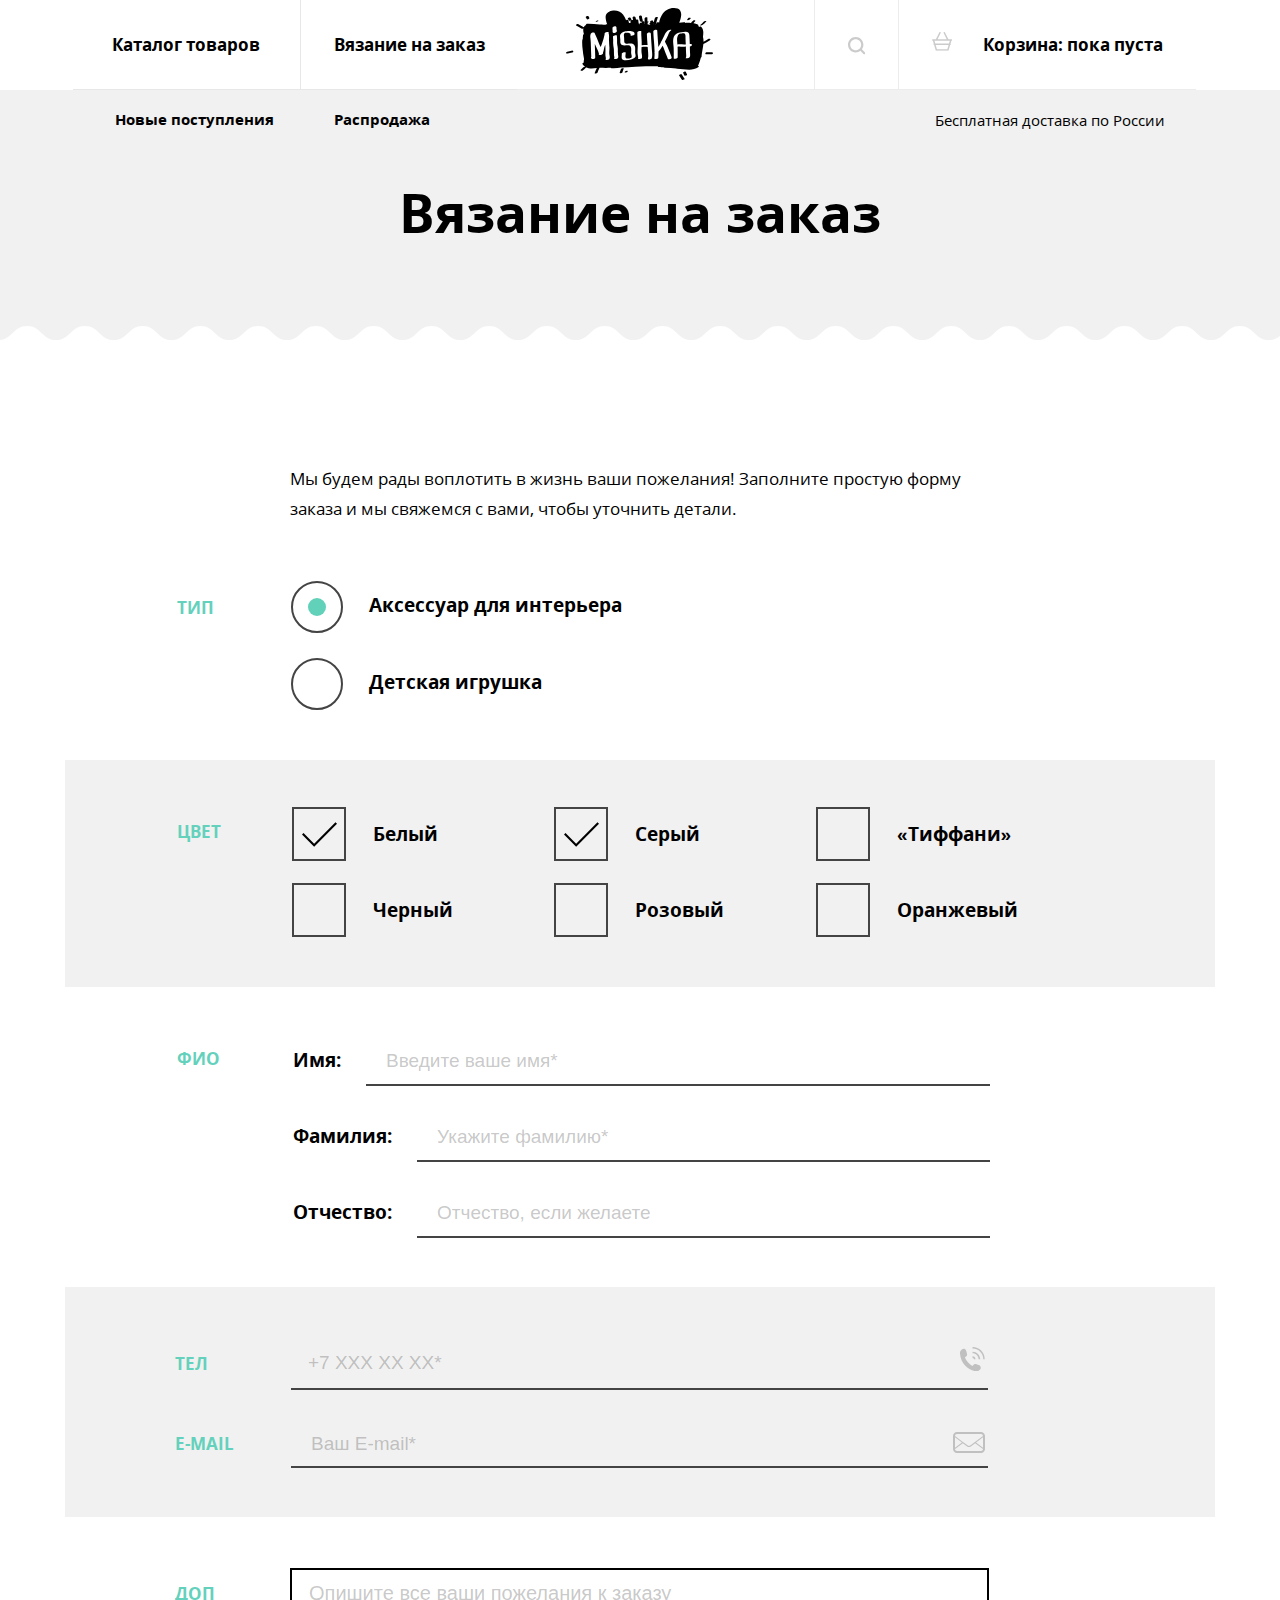
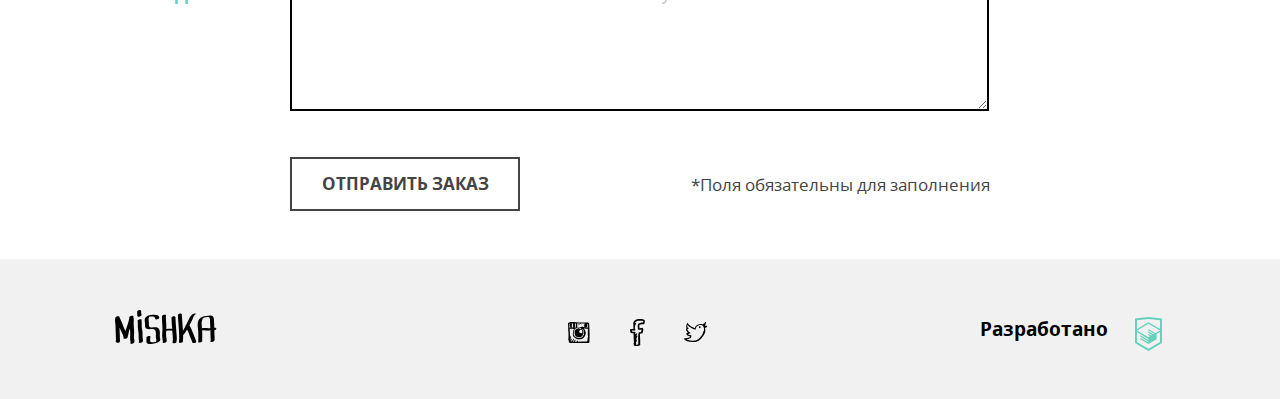
<file: projects/project-1/form.html>
<!DOCTYPE html>
<html lang="ru">
  <head>
    <meta charset="utf-8">
    <title>HTML Academy: Мишка</title>
    <meta name="viewport" content="width=device-width,initial-scale=1">
    <link rel="stylesheet" href="css/style.min.css">
  </head>
  <body>
  <svg style="display:none">
    <symbol viewBox="0 0 26.943 34.09" id="icon-logo-htmlacademy"><path d="M13.62,0.017L13.472,0L0,1.412v24.661l13.473,8.017l13.43-7.99l0.042-0.025V1.412L13.62,0.017z M25.019,12.127L13.495,5.334 L13.494,5.23l-0.087,0.05l-0.088-0.056v0.109L1.925,12.118V3.147l11.548-1.212l11.547,1.212V12.127z M13.405,6.787L24.923,13.5 l-4.479,2.64l-7.093-4.221l-0.014,1.415l5.904,3.513l-0.86,0.507l-5.03-2.992l-0.014,1.415l3.827,2.275l-0.782,0.523l-3.031-1.787 l-0.014,1.413l1.853,1.091l-1.8,1.081L2.034,13.622L13.405,6.787z M1.925,15.127l11.411,6.791l0.016,1.044L5.41,18.234L5.395,19.65 l7.979,4.795l0.018,1.076l-7.973-4.74l-0.013,1.414l8.021,4.822l0.046,0.025l8.143-4.872l-0.011-5.177l3.415-2.036v10.021 L13.472,31.85L1.925,24.979V15.127z"/></symbol>
    <symbol viewBox="264.205 370.961 20.294 18.849" id="icon-cart"><path class="icon-cart" d="M283.75,378.19h-3.151l-3.407-6.814c-0.185-0.37-0.634-0.52-1.006-0.335 c-0.371,0.186-0.521,0.636-0.335,1.006l3.071,6.143h-9.138l3.072-6.143c0.185-0.371,0.035-0.821-0.335-1.006 c-0.37-0.185-0.821-0.035-1.006,0.335l-3.407,6.814h-3.151c-0.414,0-0.75,0.336-0.75,0.75s0.336,0.75,0.75,0.75h0.157l0.855,2.991 c-0.187,0.137-0.316,0.347-0.316,0.595c0,0.396,0.309,0.71,0.697,0.739l1.656,5.795h12.697l1.656-5.795 c0.388-0.028,0.698-0.344,0.698-0.739c0-0.249-0.129-0.459-0.316-0.596l0.854-2.991h0.157c0.414,0,0.75-0.336,0.75-0.75 S284.164,378.19,283.75,378.19z M279.569,388.311h-10.433l-1.224-4.284h12.881L279.569,388.311z M281.222,382.526h-13.739 l-0.81-2.836h15.359L281.222,382.526z"/></symbol>
    <symbol viewBox="-0.8 -0.8 17.6 17.6" id="icon-search"><path class="icon-search"  d="M16.47,14.93l-3.415-3.415C14.02,10.226,14.6,8.634,14.6,6.899c0-4.253-3.447-7.699-7.7-7.699 S-0.8,2.646-0.8,6.899s3.446,7.7,7.699,7.7c1.734,0,3.326-0.58,4.613-1.546l3.417,3.416c0.203,0.202,0.418,0.33,0.771,0.33 c0.607,0,1.1-0.492,1.1-1.1C16.8,15.459,16.739,15.2,16.47,14.93z M1.399,6.899c0-3.038,2.462-5.5,5.5-5.5s5.5,2.462,5.5,5.5 s-2.462,5.5-5.5,5.5S1.399,9.938,1.399,6.899z"/></symbol>
    <symbol viewBox="53.115 53.19 21.769 21.334" id="icon-insta"><path class="icon-insta" d="M74.881,65.336c-0.013-2.395-0.344-4.788-0.303-7.135c-0.023-0.788-0.086-1.535-0.152-2.278 c-0.105-0.3-0.111-0.699-0.152-1.062c-0.26-0.17-0.222-0.64-0.456-0.835c-0.423-0.233-1.201-0.114-1.744-0.22 c-0.657-0.026-1.254-0.115-1.899-0.153c-1.936-0.101-3.973-0.076-5.996-0.076c-2.001,0-3.954-0.145-5.695-0.379h-2.202 c-0.097,0.004-0.105,0.098-0.227,0.076c-0.599,0.034-1.077,0.188-1.595,0.303c-0.21,0.119-0.421,0.235-0.683,0.304 c-0.136,0.192-0.513,0.145-0.607,0.379c-0.186,0.212,0.185,0.451,0,0.607v0.911c0.173,0.13,0.027,0.58,0.075,0.835v0.987 c-0.017,1.281,0.134,2.397,0.076,3.72c0.467,2.762,0.374,6.537,0.076,9.413c0.155,0.579,0.363,1.105,0.455,1.746 c0.256,0.479,0.335,1.133,0.683,1.52c0.502,0.206,1.233,0.186,1.898,0.229c0.383,0.098,0.667,0.293,1.14,0.30 c2.843-0.21,5.496-0.154,8.427-0.229c2.704,0.24,5.802,0.188,8.275-0.228c0.195-0.134,0.128-0.529,0.228-0.76 c-0.056-0.385,0.207-0.449,0.228-0.759C74.862,70.157,74.895,67.763,74.881,65.336z M61.899,59.111 c0.757-0.153,1.48-0.341,2.429-0.304c0.71,0.076,1.287,0.283,1.897,0.456c0.116,0.184-0.243,0.547,0.153,0.684v0.076 c0.059,0.017,0.149,0.002,0.151,0.076c0.445,0.035,0.794,0.167,1.063,0.379c0.45,0.055,0.536,0.476,1.138,0.3 c-0.091,0.213-0.084,0.524-0.075,0.835c0.324,1.183,0.475,2.81,0.303,4.252c-0.164,0.163-0.215,0.442-0.303,0.683 c-0.311,0.322-0.481,0.785-0.836,1.062c-0.095,0.236-0.25,0.408-0.454,0.533c-0.116,0.213-0.206,0.452-0.457,0.53 c-0.298,0.163-0.577,0.011-0.834-0.076c-0.446,0.162-0.904,0.312-1.215,0.607c-0.816-0.096-1.648-0.175-2.43-0.304 c-0.242-0.139-0.487-0.273-0.835-0.305c-0.227-0.204-0.496-0.364-0.836-0.455c-0.101-0.127-0.337-0.118-0.455-0.229 c-0.198-0.029-0.229-0.227-0.456-0.229c-0.118-0.412-0.443-0.618-0.532-1.062c-0.226-0.331-0.308-0.805-0.455-1.215 c-0.043-1.434,0.091-2.692,0.379-3.796c0.346-0.591,0.779-1.094,1.138-1.67c0.249,0.021,0.365-0.09,0.38-0.304 c0.306,0.053,0.434-0.072,0.684-0.075C61.698,59.568,61.71,59.251,61.899,59.111z M60.229,56.378 c-0.117-0.263-0.066-0.691-0.075-1.062c-0.007-0.285,0.278-0.279,0.304-0.532c-0.003-0.074-0.093-0.059-0.152-0.076 c0.126-0.146,0.701-0.097,0.834,0c0.132,0.537-0.354,0.455-0.531,0.684c0.011,0.167,0.322,0.032,0.456,0.076 c0.029,0.854-0.059,1.496,0,2.202h-0.456c-0.007,0.234,0.229,0.226,0.456,0.228c-0.059,0.286,0.092,0.363,0.075,0.607 c-0.226,0.153-0.716,0.042-1.062,0.075C59.975,57.986,60.313,57.205,60.229,56.378z M59.546,54.784 c0.088-0.013,0.134,0.016,0.151,0.076c0.179,0.253,0.01,0.683-0.076,0.911C59.448,55.592,59.595,55.089,59.546,54.784z M59.698,56.606c-0.132-0.069-0.168-0.237-0.152-0.456C59.678,56.221,59.713,56.388,59.698,56.606z M59.698,57.973 c-0.058,0.139-0.082-0.045-0.076-0.152C59.68,57.682,59.703,57.866,59.698,57.973z M59.546,58.201 c0.175-0.024,0.084,0.219,0.228,0.227c-0.009,0.193-0.283,0.179-0.38,0.077C59.433,58.393,59.507,58.312,59.546,58.201z M57.192,56.985c0.006-0.108,0.013-0.214-0.076-0.228c-0.073-0.733,0.13-1.415,0-1.973c0.25-0.155,0.769-0.042,1.139-0.077v1.139 c-0.088,0.064-0.203,0.101-0.379,0.077c-0.054,0.28,0.324,0.131,0.379,0.304c0.008,0.853-0.056,1.777,0.152,2.429 c-0.565-0.059-0.906,0.107-1.442,0.076c0.097-0.612-0.019-1.435,0.531-1.594C57.484,56.997,57.239,57.091,57.192,56.985z M56.661,56.985c-0.204,0.021-0.217-0.534-0.077-0.607C56.912,56.384,56.833,56.879,56.661,56.985z M56.509,57.973 c0.077-0.312,0.034-0.304,0.075-0.683C56.812,57.303,56.844,58.06,56.509,57.973z M56.737,55.923 c-0.263,0.054-0.273-0.266-0.153-0.38C56.847,55.49,56.856,55.81,56.737,55.923z M56.737,54.784 c0.033,0.159-0.052,0.201-0.076,0.304c-0.176,0.023-0.084-0.219-0.229-0.229C56.457,54.757,56.623,54.797,56.737,54.784z M56.509,58.505c0.148-0.031,0.11,0.345-0.076,0.227C56.473,58.67,56.512,58.608,56.509,58.505z M55.825,54.784 c0.029,0.259-0.438,0.32-0.379,0H55.825z M54.838,54.86c-0.034,0.219-0.326,0.179-0.379,0.379 C54.245,55.069,54.543,54.771,54.838,54.86z M54.383,55.619c0.226-0.205,0.451-0.41,0.684-0.607 c-0.021-0.123,0.071-0.131,0.076-0.228h0.229c0.102,0.381-0.261,0.296-0.305,0.531c0.021,0.122-0.072,0.131-0.075,0.227 c0.02,0.335,0.121,0.588,0.075,0.988c-0.27,0.008-0.276,0.28-0.607,0.227C54.482,56.329,54.325,56.083,54.383,55.619z M54.459,58.884V57.29c0.195-0.185,0.396-0.364,0.607-0.532c0.295,0.489,0.179,1.392,0.455,1.897 C55.246,58.812,54.771,58.766,54.459,58.884z M72.68,69.968c-0.109,0.954-0.158,1.968-0.379,2.809 c-2.89,0.123-6.02,0.005-8.883,0.153c-0.199,0.045-0.273-0.031-0.229-0.229c-0.253,0-0.258,0.247-0.531,0.229 c0.201-0.336,0.438-0.898,0.151-1.291c-0.797,0.013-0.797,0.821-1.138,1.291c-0.686-0.053-1.137,0.127-1.823,0.075 c0.18-0.705,0.75-1.021,0.911-1.745c-0.395-0.55-0.989,0.138-1.214,0.455c-0.204,0.48-0.557,0.81-0.76,1.29H57.8 c0.238-0.469,0.489-0.926,0.759-1.366c0.171-0.512,0.625-0.741,0.683-1.367c-0.157-0.28-0.42-0.029-0.683,0 c-0.123,0.182-0.272,0.335-0.38,0.531c-0.232,0.376-0.501,0.714-0.684,1.14c-0.181,0.208-0.335,0.003-0.53,0.227 c-0.389,0.271-0.581,0.736-0.988,0.987c-0.174-0.06,0.039-0.356,0.153-0.38c0.045-0.181-0.096-0.55,0.075-0.607 c0.063-0.366,0.212-0.647,0.379-0.91c0.119-0.742,0.521-1.199,0.684-1.898c-0.559,0.099-0.674,0.643-0.988,0.987 c-0.212,0.445-0.542,0.772-0.683,1.291c-0.174-0.131-0.028-0.58-0.076-0.836c0.122-0.586,0.298-1.119,0.38-1.746 c0.133-0.22,0.173-0.535,0.228-0.834c0.168-0.209,0.046-0.61-0.077-0.761c-0.226,0.027-0.374,0.133-0.455,0.304 c-0.192-0.032-0.193,0.506-0.304,0.304c-0.045-2.587-0.451-4.812-0.456-7.438c0.026-0.331-0.183-0.424-0.228-0.685 c1.629,0.028,3.121,0.091,4.783,0.229c-0.089,0.139-0.199,0.257-0.304,0.379c-0.144,0.07-0.226,0.173-0.378,0.304 c-0.604,1.653-0.975,3.984-0.607,6.15c0.229,0.58,0.589,1.029,0.986,1.441c0.907,0.485,1.635,1.149,2.506,1.671 c1.701,0.361,3.84,0.369,5.541,0c0.236-0.12,0.484-0.226,0.685-0.38c1.364-1.242,2.753-2.459,2.961-4.859v-1.367 c-0.197-1.598-0.688-2.905-1.747-3.644c0.331-0.22,1.099,0.043,1.67,0.076c0.223,0.013,0.447,0.014,0.684,0 c0.408-0.024,0.928-0.055,1.443,0c0.144,0.187,0.113,0.544,0.228,0.76c-0.062,1.684-0.192,3.3-0.152,5.087 c0.103,0.454,0.127,0.986,0.229,1.441C73.046,68.209,72.9,69.126,72.68,69.968z M73.059,58.808 c-0.639-0.12-1.232-0.284-1.897-0.379c0.072-0.333,0.799-0.01,0.987-0.228c0.385-0.223,0.295-0.92,0.304-1.51 c0.032-0.348,0.114-0.644,0.076-1.063c-0.401-0.951-1.783-0.421-2.886-0.455c-0.225,0.718-0.47,1.8-0.304,2.657 c0.169,0.49,1.024,0.292,1.519,0.456c-0.14,0.332-0.688,0.057-0.987,0.076c-0.296-0.083-0.707-0.052-0.986-0.151 c-2.285,0.078-4.284,0.004-6.529,0.151c0.117-1.248,0.063-2.465-0.076-3.645h3.112c-0.344,0.364-0.912,0.507-1.29,0.835 c-0.44,0.244-0.861,0.505-1.139,0.911c0.249,0.134,0.535-0.245,0.759-0.379c0.355-0.074,0.479-0.381,0.835-0.455 c0.423-0.438,1.096-0.625,1.67-0.912c0.378-0.022,0.697,0.013,0.987,0.077c1.283,0.007,2.456,0.126,3.796,0.076 c0.614,0.145,1.45,0.069,1.974,0.304c0.107,0.298,0.231,0.579,0.305,0.911C73.297,57.071,73.14,57.901,73.059,58.808z M67.214,55.088C67.324,55.041,67.205,54.996,67.214,55.088L67.214,55.088z M67.214,55.088c-0.529,0.154-1.019,0.348-1.367,0.682 C66.331,55.572,66.906,55.464,67.214,55.088z M68.276,55.695C68.387,55.648,68.269,55.604,68.276,55.695L68.276,55.695z M66.53,56.606c0.727-0.158,1.181-0.591,1.746-0.911c-0.437,0.019-0.592,0.32-0.987,0.379 C67.074,56.291,66.689,56.334,66.53,56.606z M65.847,55.771C65.736,55.818,65.854,55.863,65.847,55.771L65.847,55.771z M65.164,56.378C65.274,56.332,65.156,56.286,65.164,56.378L65.164,56.378z M65.089,56.454c0.063,0.014,0.07-0.03,0.075-0.076 C65.1,56.364,65.092,56.408,65.089,56.454z M65.012,56.53c0.064,0.014,0.072-0.03,0.077-0.076 C65.022,56.441,65.017,56.483,65.012,56.53z M64.178,57.138c0.346-0.134,0.613-0.348,0.834-0.607 C64.664,56.664,64.397,56.878,64.178,57.138z M66.454,58.125c0.533-0.049,0.749-0.416,1.215-0.531 c0.284-0.298,0.784-0.381,0.987-0.76c-0.56,0.023-0.766,0.399-1.216,0.531C67.156,57.662,66.689,57.778,66.454,58.125z M64.178,57.138C63.861,57.064,64.162,57.365,64.178,57.138L64.178,57.138z M63.645,57.517c0.021,0.021,0.115-0.037,0.076-0.077 C63.7,57.42,63.605,57.478,63.645,57.517z M66.454,58.125C66.344,58.172,66.461,58.216,66.454,58.125L66.454,58.125z M65.314,59.946c-0.223-0.231-0.676-0.233-0.986-0.379c-0.697-0.038-1.223,0.093-1.746,0.229c-0.304,0.151-0.607,0.304-0.91,0.454 c-0.266,0.166-0.444,0.417-0.76,0.532c-0.205,0.225-0.352,0.51-0.684,0.607c-0.004,0.223-0.173,0.281-0.304,0.379 c-0.089,0.115-0.094,0.312-0.227,0.381c-0.007,0.12,0.036,0.29-0.076,0.303c0.108,1.512,0.291,2.948,0.683,4.177 c0.287,0.623,0.975,0.846,1.442,1.29c0.589,0.297,1.328,0.444,2.126,0.531c0.277-0.052,0.553-0.105,0.911-0.076 c1.209-0.209,2.098-0.736,2.81-1.441c0.1-0.281,0.252-0.508,0.455-0.684c-0.254-0.671,0.293-1.098,0.455-1.59 c0.002-1.344-0.201-2.48-0.607-3.415c-0.256-0.579-0.92-0.751-1.366-1.139c-0.059-0.018-0.15-0.003-0.151-0.077 C66.11,59.892,65.646,59.789,65.314,59.946z M61.899,64.273c-0.113-0.063-0.109-0.244-0.152-0.379 C62.003,63.816,61.865,64.131,61.899,64.273z M61.975,64.578c0.041-0.117,0.079-0.006,0.076,0.075 C62.011,64.771,61.972,64.658,61.975,64.578z M62.431,62.527c0.015-0.086,0.075-0.042,0.075,0 C62.492,62.614,62.431,62.57,62.431,62.527z M64.101,60.402c-0.203,0.258,0.041,0.576,0.077,0.836 C63.873,61.199,63.604,60.351,64.101,60.402z M64.48,64.35c-0.04-0.038,0.055-0.097,0.076-0.076 C64.596,64.312,64.502,64.371,64.48,64.35z M65.239,67.234c0.034-0.109,0.066,0.008,0.152,0 C65.373,67.331,65.241,67.311,65.239,67.234z M67.44,64.653c-0.233-0.057-0.145,0.208-0.379,0.152 c0.069-0.159,0.118-0.338,0.229-0.455C67.424,64.369,67.462,64.48,67.44,64.653z M66.303,60.857 c0.211,0.119,0.441,0.217,0.606,0.381c0.085,0.219,0.243,0.363,0.38,0.529c0.058,0.778,0.179,1.492,0.151,2.354 c-0.257,0.099-0.438,0.271-0.683,0.381c-0.78-0.006-1.358-0.212-1.897-0.456c-0.171-0.259-0.355-0.505-0.532-0.759v-1.062 c0.17-0.185,0.319-0.391,0.456-0.607c0.228-0.127,0.508-0.201,0.454-0.607c-0.038-0.062-0.078-0.124-0.075-0.229 c0.158,0.045,0.245,0.159,0.379,0.229C65.865,61.028,65.952,60.811,66.303,60.857z"/></symbol>
    <symbol viewBox="56.519 49.996 14.962 27.718" id="icon-facebook"><path class="icon-facebook" d="M68.181,55.188c1.026,0.029,1.993,0,2.681-0.3c0.391-0.818,0.556-1.854,0.619-2.989 c-0.19-0.015-0.062-0.337-0.207-0.399c-0.029-0.202-0.278-0.195-0.309-0.398c-0.277-0.165-0.457-0.422-0.723-0.598 c-0.727-0.162-1.44-0.335-2.164-0.499c-0.849,0.044-1.895-0.103-2.58,0.1c-2.619-0.04-3.997,1.12-5.259,2.392 c-0.023,0.078-0.003,0.197-0.105,0.199c-0.574,1.587-0.125,3.621-0.204,5.581c0.099,0.436,0.107,0.958,0.204,1.395 c-0.998,0.296-2.212,0.387-3.402,0.499c-0.317,0.324-0.178,1.089-0.206,1.693c0.085,0.583,0.278,1.06,0.413,1.595 c0.211,0.193,0.596,0.396,0.825,0.498c0.065,0.029,0.071,0.082,0.103,0.1c0.506,0.268,1.451,0.008,2.268,0.1 c-0.136,1.978,0.256,3.915,0,5.68c0.007,0.327,0.295,0.382,0.208,0.798c-0.001,0.963-0.067,1.99,0.208,2.69 c-0.287,0.455-0.497,0.982-0.415,1.794c0.122,0.016,0.114,0.157,0.105,0.299c-0.075,0.47,0.643,0.175,0.515,0.698 c0.162,0.456-0.428,0.184-0.413,0.498v0.896c0.53,0.285,1.462,0.182,2.268,0.199c0.908-0.419,2.188-0.479,2.785-1.196 c0.459,0.235,0.916-0.014,1.238-0.199c-0.018-0.315,0.273-0.333,0.205-0.698c-0.004-0.328-0.173-0.496-0.103-0.896V71.83 c-0.206-2.293-0.048-4.938-0.309-7.176c0.888-0.105,1.917-0.075,2.578-0.398c0.357-0.451,0.377-1.23,0.516-1.895 c0.177-0.226,0.221-0.583,0.206-0.996c0.19-0.213,0.068-0.729,0.104-1.096c-0.141-0.595-0.168-1.3-0.825-1.39 c-0.884-0.235-2.043,0.595-2.991,0.299c0.049-1.134-0.293-2.342,0-3.388C66.761,55.609,67.461,55.39,68.181,55.188z M64.363,59.971c0.117,0.254,0.254,0.486,0.414,0.698c0.079,0.022,0.203,0.003,0.205,0.101c1.192,0.056,2.199-0.069,3.096-0.299 c0,0.998-0.271,1.733-0.518,2.492c-0.662,0.045-1.467,0.3-1.958,0.198c-0.276,0.165-0.372,0.506-0.62,0.698 c-0.049,0.441,0.142,0.495,0,0.797c-0.201,0.137-0.055,0.611-0.205,0.796v1.496c0.085,0.281-0.146,0.258-0.104,0.497v3.488 c-0.085,0.281,0.146,0.258,0.104,0.498v2.989c0.063,0.271-0.132,0.791,0.103,0.896c-0.07,0.364-0.412-0.021-0.824,0.1 c-0.528,0.122-0.926,0.369-1.548,0.4c0.117-0.353,0.32-0.622,0.311-1.097c0.049-0.381-0.365-0.312-0.516-0.49 c0.193-0.644,0.562-1.117,0.722-1.793c0.197-0.515,0.714-1.298,0.31-1.794c-0.522-0.105-0.521,0.293-0.826,0.398 c-0.022,0.077-0.002,0.196-0.103,0.199c-0.023,0.077-0.003,0.196-0.103,0.199c0.01,0.12-0.151,0.062,0,0 c0.022-0.078,0.002-0.197,0.103-0.199c0.023-0.077,0.002-0.197,0.103-0.199v-0.299c0.368-0.575,0.67-1.214,0.826-1.993 c0.191-0.28,0.283-0.656,0.412-0.997c0.156-0.262,0.34-0.869,0.104-1.195c-0.517,0.033-0.796,0.295-0.93,0.697 c-0.32-0.189,0.161-0.434,0.104-0.697c0.138-0.231,0.169-0.566,0.309-0.797c0.202-0.413,0.564-1.304,0-1.596 c-0.438-0.023-0.612,0.207-0.723,0.498c-0.214,0.191-0.43,0.383-0.516,0.698c-0.373-0.07-0.143-0.727-0.206-1.097 c-0.067-0.52,0.122-0.899,0-1.195c-0.56-0.799-2.026-0.105-3.197-0.299c-0.108-0.307-0.222-0.984-0.104-1.195 c1.045-0.088,2.479,0.201,3.197-0.199c0.024-0.078,0.003-0.197,0.104-0.199c0.094-0.723-0.271-1-0.515-1.396 c0.232-0.806,0.04-2.02,0.104-2.989c0.233-0.141,0.328-0.414,0.515-0.598c0.112-0.955,0.673-1.476,0.722-2.49 c-0.273,0.001-0.607-0.055-0.619,0.199c-0.302-0.114-0.382,0.479-0.515,0.199c-0.112-0.541,0.246-0.626,0.309-0.997 c0.599-0.418,1.212-0.82,1.856-1.195c1.741-0.244,4.648-0.449,6.086,0.198c0.051,0.616-0.287,0.854-0.207,1.496h-1.546 c-1.092,0.24-1.987,0.672-2.991,0.997c-0.24,0.066-0.276,0.331-0.516,0.398c-0.036,0.396-0.225,0.646-0.311,0.996 C64.182,57.424,64.394,58.582,64.363,59.971z"/></symbol>
    <symbol viewBox="52.253 53.771 23.494 20.168" id="icon-twitter"><g class="icon-twitter"><path d="M75.706,57.855c-0.227-0.366-0.909-0.277-1.407-0.371h-1.112c0.142-0.353,0.343-0.646,0.52-0.963 c0.056-0.438,0.254-0.734,0.223-1.26c0.129-0.167,0.176-0.417,0.296-0.593c0.104-0.144,0.242-0.477,0.074-0.667 c-0.051-0.221-0.295-0.249-0.593-0.222c-0.088,0.036-0.169,0.079-0.222,0.148c-0.448,0.433-0.778,1.014-1.261,1.408 c-0.009,0.008-0.062,0-0.074,0c-0.087,0.005-0.033,0.046-0.075,0.074c-0.146,0.098-0.257,0.152-0.369,0.223 c-0.284,0.176-0.547,0.445-0.891,0.519c-0.529-0.211-1.156-0.326-1.852-0.37c-1.157,0.102-2.303,0.215-3.038,0.741 c-0.911,0.35-1.477,1.042-2.149,1.63c-0.049,0.32-0.342,0.398-0.37,0.741c-0.005,0.045-0.012,0.088-0.073,0.074 c0.043,0.241-0.051,0.345-0.074,0.519c-0.001,0.133,0.199,0.431,0,0.52c-0.822-0.12-1.485-0.63-2.149-0.964 c-0.718-0.36-1.468-0.604-2.074-1.111c-0.716-0.322-1.26-0.816-1.778-1.334c-0.208-0.312-0.542-0.496-0.667-0.89 c-0.379-0.164-0.175-0.912-0.741-0.889c-0.315-0.043-0.345,0.199-0.444,0.37c-0.07,0.227-0.361,0.232-0.371,0.519 c-0.004,0.046-0.011,0.088-0.074,0.075c-0.17,1.089-0.527,1.992-0.519,3.26c0.129,0.415,0.35,0.738,0.593,1.038 c-0.418,0.051-0.716,0.222-0.89,0.519c-0.06,1.073,0.378,1.647,0.742,2.297c0.134,0.384,0.352,0.685,0.593,0.963 c0.017,0.229,0.206,0.288,0.296,0.445c0.019,0.105,0.123,0.125,0.149,0.223c-0.04,0.105,0.289,0.18,0.073,0.221 c-0.413,0.131-1.016,0.07-1.259,0.371c-0.109,0.279-0.109,0.833,0,1.111c0.034,0.237,0.282,0.262,0.296,0.519 c0.499,0.417,1.082,0.747,1.631,1.112c0.574,0.166,1.211,0.271,1.852,0.37c-0.102,0.343-0.338,0.551-0.593,0.741 c-0.78,0.381-1.849,0.474-2.742,0.74c-0.555,0.038-0.956,0.23-1.556,0.223c-0.333,0.127-0.854,0.075-1.112,0.223 c-0.122,0.068-0.102,0.096-0.222,0.221c-0.134,0.412,0.111,0.74,0.444,0.89c-0.005,0.253,0.219,0.276,0.371,0.371 c0.089,0.183,0.254,0.29,0.445,0.37c0.544,0.468,1.268,0.759,1.927,1.112c0.83,0.183,1.648,0.376,2.52,0.519 c0.896,0.116,1.901,0.124,2.816,0.222h0.963c0.511,0.132,1.23,0.054,1.853,0.074c0.095-0.102,0.322-0.073,0.519-0.074 c0.522-0.269,1.196-0.385,1.631-0.74c0.574-0.241,0.989-0.642,1.557-0.89c0.866-0.765,1.937-1.324,2.519-2.37 c0.205-0.189,0.351-0.438,0.445-0.74c0.265-0.156,0.385-0.454,0.593-0.667c0.404-0.41,0.706-0.924,1.037-1.40 c0.319-0.496,0.576-1.054,0.89-1.556c-0.01-0.405,0.306-0.484,0.296-0.89c0.193-0.226,0.177-0.662,0.371-0.88 c-0.033-0.255,0.029-0.415,0.074-0.594c0.047-1.281-0.047-2.422-0.297-3.407c0.588-0.155,1.181-0.302,1.631-0.593 C75.418,58.93,75.891,58.533,75.706,57.855z M72.298,61.931c-0.153,0.859-0.615,1.41-1.038,2.001 c0.059,0.379-0.104,0.538-0.073,0.889c-0.158,0.312-0.287,0.652-0.371,1.037c-0.203,0.267-0.332,0.606-0.519,0.89 c-0.366,0.548-0.777,1.051-1.186,1.557c-0.378,0.56-0.912,0.965-1.334,1.481c-0.42,0.493-0.942,0.885-1.407,1.334 c-0.474,0.17-0.89,0.396-1.26,0.667c-0.232,0.09-0.463,0.18-0.667,0.296c-0.177,0.146-0.499,0.145-0.668,0.29 c-1.086,0.147-2.3,0.17-3.555,0.148c-1.031-0.105-2.115-0.159-3.039-0.371c-0.922-0.189-1.511-0.712-2.297-1.037 c0.153-0.242,0.634-0.154,0.963-0.222c0.031-0.166,0.394-0.003,0.444-0.149c0.257,0.06,0.285-0.109,0.52-0.07 c0.563-0.201,1.23-0.302,1.705-0.593c0.282-0.138,0.406-0.434,0.667-0.593c0.033-0.189,0.104-0.341,0.222-0.444 c0.047-0.275,0.201-0.441,0.148-0.815c0.111-0.21,0.299-0.343,0.296-0.667c-0.074-0.147-0.128-0.316-0.296-0.371 c-0.026-0.196-0.377-0.067-0.444-0.222c-0.255,0.032-0.416-0.029-0.593-0.075c-0.154-0.043-0.487,0.092-0.519-0.073 c-0.842-0.023-1.3-0.43-1.853-0.74c0.431-0.262,1.032-0.353,1.333-0.742c0.516-0.076,1.058-0.129,1.112-0.666 c0-0.717-0.771-0.661-1.333-0.815c-0.773-0.66-1.194-1.672-1.779-2.52c0.238-0.157,0.564-0.226,0.741-0.444 c0.454,0.058,0.54-0.251,0.667-0.52c0.019-0.488-0.333-0.605-0.593-0.815c-0.259-0.21-0.475-0.462-0.667-0.74 c-0.003-0.818-0.021-1.652,0.074-2.372c0.063-0.014,0.07,0.029,0.074,0.074c0.227,0.441,0.559,0.775,0.815,1.186 c0.532,0.357,0.925,0.853,1.556,1.112c0.452,0.413,1.108,0.621,1.557,1.038c0.601,0.263,1.158,0.57,1.704,0.889 c0.669,0.194,1.056,0.673,2.001,0.593c0.198-0.098,0.394-0.199,0.593-0.297c0.258-0.456-0.059-1.079,0.147-1.63 c0.255-0.659,0.797-1.031,1.26-1.481c0.29-0.155,0.555-0.335,0.815-0.519c0.347-0.098,0.675-0.216,0.964-0.37 c0.376-0.019,0.713-0.077,1.037-0.148h1.26c0.244,0.052,0.475,0.119,0.74,0.148c0.209,0.137,0.38,0.313,0.666,0.371 c0.789,0.693,1.271,1.696,1.409,3.039C72.175,60.934,72.35,61.323,72.298,61.931z M72.594,56.299 c-0.129,0.34-0.23,0.707-0.593,0.815c-0.017-0.105-0.122-0.125-0.147-0.222c-0.012-0.209,0.209-0.186,0.296-0.296 C72.312,56.511,72.395,56.348,72.594,56.299C72.587,56.209,72.702,56.253,72.594,56.299z M67.11,59.337 c0.163,0.135,0.284,0.31,0.519,0.371c0.101,0.221,0.314,0.327,0.594,0.37c0.047-0.15,0.346-0.049,0.37-0.222 c0.174-0.023,0.166-0.229,0.296-0.297c-0.018-0.55-0.129-1.006-0.37-1.333C67.761,57.803,66.843,58.265,67.11,59.337z"/></g></symbol>
    <symbol viewBox="0 0 101.615 34.056" id="icon-logo-footer"><g class="icon-logo-footer">
      <path d="M19.135,21.495c-0.083-2.683-0.51-5.347-0.475-8.035c0.028-2.174,0.389-4.41-0.36-6.495 c0.047-0.237,0.096-0.473,0.14-0.711c0.193-1.045-3.271-0.492-3.813,0.464c-0.343,0.28-0.519,0.615-0.375,0.957 c0.037,0.086,0.069,0.174,0.102,0.261c-0.656,3.204-1.57,6.306-2.621,9.412c-0.402,1.188-0.888,2.349-1.298,3.533 c-0.582-1.104-1.169-2.194-1.643-3.377C7.418,14.071,6.18,10.602,4.505,7.298C4.695,5.77,1.301,5.93,0.632,7.33 c-0.809,1.694-0.705,3.403-0.438,5.214c0.3,2.042,0.353,4.05,0.377,6.111c0.047,3.976,0.358,7.943,0.417,11.919 c-0.354,0.395-0.461,0.881-0.091,1.375c0.162,0.216,0.361,0.382,0.571,0.549c0.904,0.724,3.5,0.107,3.496-1.271 c-0.014-4.123-0.312-8.238-0.42-12.358c-0.011-0.404-0.018-0.807-0.024-1.21c0.057,0.145,0.114,0.29,0.171,0.434 c0.64,1.604,1.31,3.163,2.185,4.654c0.868,1.478,1.303,3.064,1.803,4.677c-0.189,0.217-0.303,0.462-0.233,0.708 c-0.039,0.18,0.07,0.292,0.251,0.36c0.639,0.548,1.841,0.274,2.509-0.007c0.287-0.121,0.561-0.261,0.826-0.424 c0.345-0.212,0.883-0.679,0.729-1.159c-0.03-0.093-0.058-0.186-0.087-0.279c0.47-1.27,0.709-2.589,0.965-3.93 c0.272-1.428,0.782-2.78,1.295-4.133c0.052,0.619,0.106,1.238,0.156,1.855c0.204,2.554,0.033,5.072,0.007,7.626 c-0.008,0.847,0.054,1.633,0.219,2.461c0.068,0.343,0.367,1.808,0.281,1.887c-0.611,0.564-0.433,1.257,0.385,1.437 c0.915,0.201,2.081-0.105,2.77-0.742c1.198-1.106,0.632-2.845,0.361-4.241C18.661,26.501,19.208,23.879,19.135,21.495z"/>
      <path d="M27.499,22.17c-0.074-1.988-0.765-3.862-0.774-5.872c-0.011-2.305,0.181-4.593-0.155-6.886 c-0.106-0.725-4.056,0.1-3.917,1.05c0.309,2.11,0.197,4.229,0.159,6.354c-0.037,2.044,0.468,3.898,0.73,5.904 c0.269,2.054-0.084,4.157,0.149,6.213c0.109,0.962,0.75,2.743,0.089,3.58c-0.42,0.532,1.469,0.342,1.553,0.326 c0.769-0.142,1.793-0.392,2.304-1.038c0.653-0.828,0.196-2.426,0.053-3.357C27.374,26.385,27.576,24.249,27.499,22.17z"/>
      <path d="M43.828,18.851c-2.062-2.784-5.889-0.78-8.561-1.54c-1.377-0.392-1.395-2.271-1.392-3.396 c0.004-1.426-0.114-2.732-0.273-4.146c-0.119-1.052-0.024-2.121,0.746-2.904c0.142-0.144,0.859-0.336,0.81-0.339 c0.354-0.061,0.676-0.076,1.067-0.093c1.549-0.066,4.613,0.232,4.019,2.483c-0.266,1.01,3.596,0.431,3.877-0.637 c1.213-4.598-7.284-3.714-9.686-3.078C32.225,5.789,29.787,7.047,29.66,9.6c-0.061,1.219,0.273,2.379,0.325,3.587 c0.061,1.39-0.198,2.776,0.289,4.118c1.082,2.982,5.52,1.576,7.778,1.745c3.845,0.287,2.697,5.469,2.748,7.883 c0.027,1.288,1.181,3.429,0.211,4.507c-0.595,0.662-1.982,0.699-2.792,0.768c-0.813,0.068-2.201,0.312-2.742-0.461 c-0.993-1.418,0.091-3.799-0.121-5.425c-0.121-0.924-4.066-0.095-3.917,1.05c0.342,2.627-1.399,6.145,2.402,6.596 c2.441,0.289,5.191-0.161,7.5-0.928c1.196-0.396,2.307-0.942,3.243-1.793c1.035-0.941,0.694-2.348,0.417-3.547 C44.324,24.782,45.732,21.421,43.828,18.851z"/>
      <path d="M61.155,18.662c-0.122-3.777-0.69-7.513-0.706-11.297c-0.008-1.971-3.963-1.305-3.957,0.343 c0.015,3.608,0.497,7.167,0.682,10.764c0.004,0.074,0.008,0.147,0.013,0.221c-1.949-0.018-3.899,0.177-5.853,0.246 c0.201-4.633-0.611-9.227-0.435-13.857c0.022-0.582-3.874-0.09-3.917,1.049c-0.171,4.475,0.587,8.915,0.453,13.392 c-0.064,2.136-0.245,4.264-0.259,6.402c-0.007,1.095,0.171,2.183,0.329,3.263c0.146,0.999,0.484,2.331,0.182,3.318 c-0.237,0.772,3.561,0.29,3.862-0.694c0.544-1.778-0.222-4.039-0.405-5.839c-0.175-1.725-0.039-3.499,0.083-5.248 c2.03-0.13,4.059-0.297,6.08-0.012c0.09,1.378,0.196,2.754,0.322,4.134c0.105,1.157,0.179,2.313,0.196,3.475 c0.015,1.019,0.142,2.496-0.221,3.461c-0.773,2.057,3.15,1.889,3.723,0.364c0.703-1.87,0.502-4.199,0.383-6.164 C61.562,23.54,61.233,21.109,61.155,18.662z"/>
      <path d="M78.087,23.136c-0.939-2.758-2.373-5.177-3.616-7.797c1.001-1.949,2.018-3.898,2.932-5.888 c0.831-1.808,1.446-3.819,3.08-5.092c0.574-0.447,0.55-0.896-0.255-0.951c-0.875-0.061-2.064,0.192-2.77,0.742 c-1.485,1.158-2.427,2.563-3.201,4.268c-0.932,2.051-1.896,4.063-2.914,6.075c-0.074,0.147-0.149,0.295-0.224,0.443 c-0.49,0.315-0.785,0.762-0.639,1.266c-0.792,1.563-1.6,3.117-2.499,4.61c-0.299-5.534-0.955-11.061-1.15-16.6 c-0.045-1.27-3.971-0.479-3.917,1.049c0.243,6.868,1.219,13.719,1.286,20.587c-0.016,0.017-0.031,0.034-0.047,0.051 c-0.301,0.308-0.19,0.494,0.051,0.602c0.002,1.75-0.059,3.501-0.209,5.254c-0.472,0.745,0.463,1.139,1.084,1.139 c0.032,0,0.064,0,0.096,0c0.739,0,2.626-0.35,2.718-1.364c0.191-2.1,0.251-4.196,0.232-6.291c1.59-1.715,2.89-3.63,4.055-5.635 c0.759,1.48,1.482,2.972,1.989,4.582c0.861,2.741,2.299,5.261,3.131,8.014c0.544,1.806,4.457,0.738,3.917-1.049 C80.388,28.398,79.013,25.854,78.087,23.136z"/>
      <path d="M101.59,18.501c-0.21-0.832-1.372-0.849-2.271-0.77c-0.012-0.335-0.02-0.671-0.036-1.006 c-0.125-2.661-0.165-5.379-0.392-8.032c-0.209-2.458-1.585-3.337-3.972-3.247c-2.416,0.092-5.229,0.527-7.482,1.403 c-2.607,1.014-4.058,2.935-4.559,5.681c-0.549,3.014,0.24,6.219,0.373,9.246c0.154,3.503,0.066,7.014,0.062,10.519 c0,0.573,3.916,0.031,3.917-1.049c0.003-2.776,0.042-5.551,0-8.327c-0.013-0.818-0.051-1.632-0.102-2.444 c1.369-0.593,3.687,0.012,5.05,0.141c1.107,0.104,2.169-0.166,3.244-0.292c0.021,2.312,0.107,4.635,0.202,6.944 c0.049,1.184,0.477,3.53-0.354,4.511c-0.437,0.516,1.48,0.343,1.555,0.33c0.793-0.146,1.761-0.401,2.303-1.041 c0.949-1.12,0.456-3.79,0.401-5.126c-0.078-1.91-0.102-3.824-0.141-5.737C100.542,20.058,101.805,19.351,101.59,18.501z M86.972,18.351c-0.103-1.245-0.217-2.49-0.303-3.743c-0.16-2.331,0.117-5.583,2.29-6.999c0.58-0.379,1.675-0.315,2.354-0.438 c0.97-0.176,1.956-0.389,2.829,0.19c1.21,0.802,0.912,3.657,0.911,4.869c-0.003,2.005,0.207,4.001,0.31,6.003 c-0.552,0.055-1.111,0.089-1.683,0.076C91.394,18.256,89.136,17.896,86.972,18.351z"/>
      <path d="M24.108,6.7c0.521-0.05,1.045-0.226,1.477-0.524c0.085-0.072,0.171-0.144,0.256-0.216c0.52-0.335,0.972-0.827,0.728-1.361 c-0.504-1.105-0.423-2.231-0.416-3.414c0.006-0.958-0.963-1.246-1.781-1.174c-0.723,0.063-2.168,0.581-2.175,1.52 c-0.006,0.993-0.071,2.016,0.109,2.992c-0.047,0.113-0.074,0.239-0.104,0.355c-0.055,0.212,0.016,0.42,0.142,0.59 c0,0.045,0.002,0.089,0.002,0.134c0.005,0.112,0.01,0.224,0.015,0.335c0.073,0.232,0.216,0.409,0.429,0.53 C23.178,6.7,23.668,6.742,24.108,6.7z"/>
    </g>
    </symbol>
    <symbol viewBox="0 0 24.829 24.333" id="icon-phone"><g class="icon-phone"><path d="M17.321,24.333c-0.371,0-0.744,0-1.115,0c-4.904-0.58-8.497-2.857-11.11-5.772C2.473,15.637,0.402,11.875,0,6.817 c0-0.453,0-0.906,0-1.358c0.091-0.921,0.544-1.55,1.067-2.086c0.65-0.666,1.63-1.522,2.522-1.553 c0.659-0.022,1.78,0.451,2.232,1.066c0.388,0.53,0.595,1.59,0.775,2.378c0.185,0.797,0.6,1.95,0.485,2.717 C6.905,9.177,5.317,9.684,4.85,10.553c1.551,3.721,4.089,6.456,7.472,8.345c0.847-0.465,1.595-1.864,2.767-1.892 c0.428-0.012,0.972,0.209,1.406,0.34c0.477,0.143,0.891,0.326,1.311,0.484c0.705,0.266,1.957,0.621,2.378,1.213 c0.433,0.61,0.681,1.608,0.581,2.231C20.571,22.508,18.538,23.877,17.321,24.333z"/><path d="M12.529,1.528c5.949,0,10.771,4.822,10.771,10.771h1.529C24.829,5.507,19.323,0,12.529,0V1.528z"/><path d="M12.529,9.327v1.552c0.785,0,1.421,0.636,1.421,1.42h1.553C15.502,10.657,14.172,9.327,12.529,9.327z"/><path d="M12.529,6.246c3.345,0,6.056,2.71,6.056,6.054h1.588c0-4.22-3.422-7.641-7.644-7.641V6.246z"/></g></symbol>
    <symbol viewBox="0 0 32 32" id="icon-email"><path class="icon-email" d="M28,5H4C1.791,5,0,6.792,0,9v13c0,2.209,1.791,4,4,4h24c2.209,0,4-1.791,4-4V9 C32,6.792,30.209,5,28,5z M2,10.25l6.999,5.25L2,20.75V10.25z M30,22c0,1.104-0.898,2-2,2H4c-1.103,0-2-0.896-2-2l7.832-5.875 l4.368,3.277c0.533,0.397,1.166,0.6,1.8,0.6c0.633,0,1.266-0.201,1.799-0.6l4.369-3.277L30,22L30,22z M30,20.75l-7-5.25l7-5.25 V20.75z M17.199,18.602c-0.35,0.263-0.763,0.4-1.199,0.4s-0.851-0.139-1.2-0.4L10.665,15.5l-0.833-0.625L2,9.001V9 c0-1.103,0.897-2,2-2h24c1.102,0,2,0.897,2,2L17.199,18.602z"/></symbol>

  </svg>
    <!--🚩start header🚩-->
    <header class="page-header">

      <nav class="main-nav">
        <button class="main-nav__toggle main-nav__toggle--open">Меню</button>
        <ul class="main-nav__list">

          <li class="main-nav__item main-nav__item--logo">

            <a class="main-nav__link main-nav__link--logo" href="index.html">Логотип</a>
          </li>
          <li class="main-nav__item  main-nav__item--catalog disable">
            <a class="main-nav__link" href="catalog.html">Каталог товаров</a>
          </li>
          <li class="main-nav__item  main-nav__item--preorder disable">
            <a class="main-nav__link">Вязание на заказ</a>
          </li>
          <li class="main-nav__item  main-nav__item--search disable">
            <a class="main-nav__link" href="search-result.html"><svg class="icon-search" width="17.6px" height="17.6px"><use xmlns:xlink="http://www.w3.org/1999/xlink" xlink:href="#icon-search"></use></svg>Поиск по сайту</a>
          </li>
          <li class="main-nav__item  main-nav__item--basket disable">
            <a class="main-nav__link" href="basket.html"><svg class="icon-cart" width="20.294px" height="18.849px"><use xmlns:xlink="http://www.w3.org/1999/xlink" xlink:href="#icon-cart"></use></svg>Корзина: пока пуста</a>
          </li>
          <li class="main-nav__item  main-nav__item--latest">
            <a class="main-nav__link" href="latest.html">Новые поступления</a>
          </li>
          <li class="main-nav__item  main-nav__item--sale">
            <a class="main-nav__link" href="sale.html">Распродажа</a>
          </li>
          <li class="main-nav__item  main-nav__item--delivery">
            <a class="main-nav__link" href="delivery.html">Бесплатная доставка по России</a>
          </li>
        </ul>
      </nav>

      <h1 class="page-header__title">Вязание на заказ</h1>

    </header>

    <main>
      <!--🚩start form🚩-->
      <section class="order">
        <div class="order__descr">Мы будем рады воплотить в жизнь ваши пожелания! Заполните простую форму заказа и мы свяжемся с вами, чтобы уточнить детали.</div>

        <form class="order__form" id="order__form" action="https://echo.htmlacademy.ru/" method="post">

          <div class="order__type order__wrapper">
            <fieldset class="order__group">

              <legend class="order__title">Тип</legend>

              <div class="order__prop-wrapper">

                <input type="radio" name="type" id="accessory" class="order__check-button order__check-button--circle" value="Аксессуар для интерьера" checked>
                <label for="accessory" class="order__prop order__prop--circle">Аксессуар для интерьера</label>

                <input type="radio" name="type" id="toy" class="order__check-button order__check-button--circle" value="Детская игрушка">
                <label for="toy" class="order__prop order__prop--circle">Детская игрушка</label>

              </div>

            </fieldset>
          </div>

          <div class="order__color order__wrapper">

            <fieldset class="order__group">

                <legend class="order__title">Цвет</legend>

                <div class="order__prop-wrapper">

                  <input type="checkbox" name="white" id="white" class="order__check-button order__check-button--rect" value="Белый" checked>
                  <label for="white" class="order__prop order__prop--rect">Белый</label>

                  <input type="checkbox" name="grey" id="grey" class="order__check-button order__check-button--rect" value="Серый" checked>
                  <label for="grey" class="order__prop order__prop--rect">Серый</label>


                  <input type="checkbox" name="tiffany" id="tiffany" class="order__check-button order__check-button--rect" value="Тиффани">
                  <label for="tiffany" class="order__prop order__prop--rect">&laquo;Тиффани&raquo;</label>


                  <input type="checkbox" name="black" id="black" class="order__check-button order__check-button--rect" value="Черный">
                  <label for="black" class="order__prop order__prop--rect">Черный</label>


                  <input type="checkbox" name="rose" id="rose" class="order__check-button order__check-button--rect" value="Розовый">
                  <label for="rose" class="order__prop order__prop--rect">Розовый</label>


                  <input type="checkbox" name="orange" id="orange" class="order__check-button order__check-button--rect" value="Оранжевый">
                  <label for="orange" class="order__prop order__prop--rect">Оранжевый</label>
                </div>

              </fieldset>

            </div>

            <div class="order__bio order__wrapper">
              <fieldset class="order__group">

                <legend class="order__title">ФИО</legend>
                <div class="order__prop-wrapper order__prop-wrapper--small">

                  <label for="name" class="order__prop order__prop--name">Имя:</label>
                  <input type="text" name="name" id="name" class="order__input-data" placeholder="Введите ваше имя*" required>

                  <label for="surname" class="order__prop order__prop--name">Фамилия:</label>
                  <input type="text" name="surname" id="surname" class="order__input-data" placeholder="Укажите фамилию*" required>

                  <label for="patronymic" class="order__prop order__prop--name">Отчество:</label>
                  <input type="text" name="patronymic" id="patronymic" class="order__input-data" placeholder="Отчество, если желаете">
                </div>
              </fieldset>
            </div>

            <div class="order__tel order__wrapper">
              <label for="tel" class="order__title">Тел</label>
              <div class="order__prop-wrapper order__prop-wrapper--small">
                <input type="tel" name="tel" id="tel" class="order__input-data order__input-data--tel" placeholder="+7 ХХХ ХХ ХХ*" required>
                <svg class="icon-phone" width="24.829px" height="24.333px"><use xmlns:xlink="http://www.w3.org/1999/xlink" xlink:href="#icon-phone"></use></svg>
              </div>
            </div>

            <div class="order__email order__wrapper">
              <label for="email" class="order__title">E-MAIL</label>
              <div class="order__prop-wrapper order__prop-wrapper--small">
                <input type="email" name="email" id="email"  class="order__input-data order__input-data--mail" placeholder="Ваш E-mail*" required>
                <svg class="icon-email" width="32px" height="32px"><use xmlns:xlink="http://www.w3.org/1999/xlink" xlink:href="#icon-email"></use></svg>
              </div>
            </div>

            <div class="order__additional order__wrapper">
              <label for="wishes" class="order__title">ДОП</label>
              <div class="order__prop-wrapper">
                <textarea name="wishes" id="wishes" rows="5" cols="20" class="order__input-text" placeholder="Опишите все ваши пожелания к заказу"></textarea>
              </div>
            </div>
          <div class="order__wrapper order__wrapper--input">
            <div class="order__required">*Поля обязательны для заполнения</div>

            <input type="submit" class="order__submit btn" value="Отправить заказ">
          </div>

        </form>
      </section>

    </main>
    <!--🚩start footer🚩-->
    <footer class="page-footer">
      <div class="page-footer__wrapper">
        <div class="page-footer__logo">
          <a class="page-footer__logo-link"><svg class="icon-logo-footer" width="101.615px" height="34.056px"><use xmlns:xlink="http://www.w3.org/1999/xlink" xlink:href="#icon-logo-footer"></use></svg></a>
        </div>

        <div class="page-footer__socials socials">
          <a href="https://www.instagram.com/htmlacademy/" class="socials__icon socials__icon--insta">
            <svg class="icon-insta" width="21.769px" height="21.334px"><use xmlns:xlink="http://www.w3.org/1999/xlink" xlink:href="#icon-insta"></use></svg>
            Мы в Инстаграм</a>
          <a href="https://www.facebook.com/htmlacademy" class="socials__icon socials__icon--fb">
            <svg class="icon-facebook" width="14.962px" height="27.718px"><use xmlns:xlink="http://www.w3.org/1999/xlink" xlink:href="#icon-facebook"></use></svg>
            Мы в Фейсбуке</a>
          <a href="https://twitter.com/htmlacademy_ru" class="socials__icon socials__icon--twi">
            <svg class="icon-twitter" width="23.494px" height="20.168px" ><use xmlns:xlink="http://www.w3.org/1999/xlink" xlink:href="#icon-twitter"></use></svg>
            Мы в Твиттере</a>
        </div>

        <div class="page-footer__copyright">
          Разработано
          <a href="https://htmlacademy.ru/intensive/adaptive" class="page-footer__copyright-link">
            <svg class="icon-logo-htmlacademy" width="26.943px" height="34.09px"><use xmlns:xlink="http://www.w3.org/1999/xlink" xlink:href="#icon-logo-htmlacademy"></use></svg>
            HTML Academy</a>
        </div>
      </div>
    </footer>
    <script src="js/menuToggler.min.js"></script>
  </body>
</html>
</file>
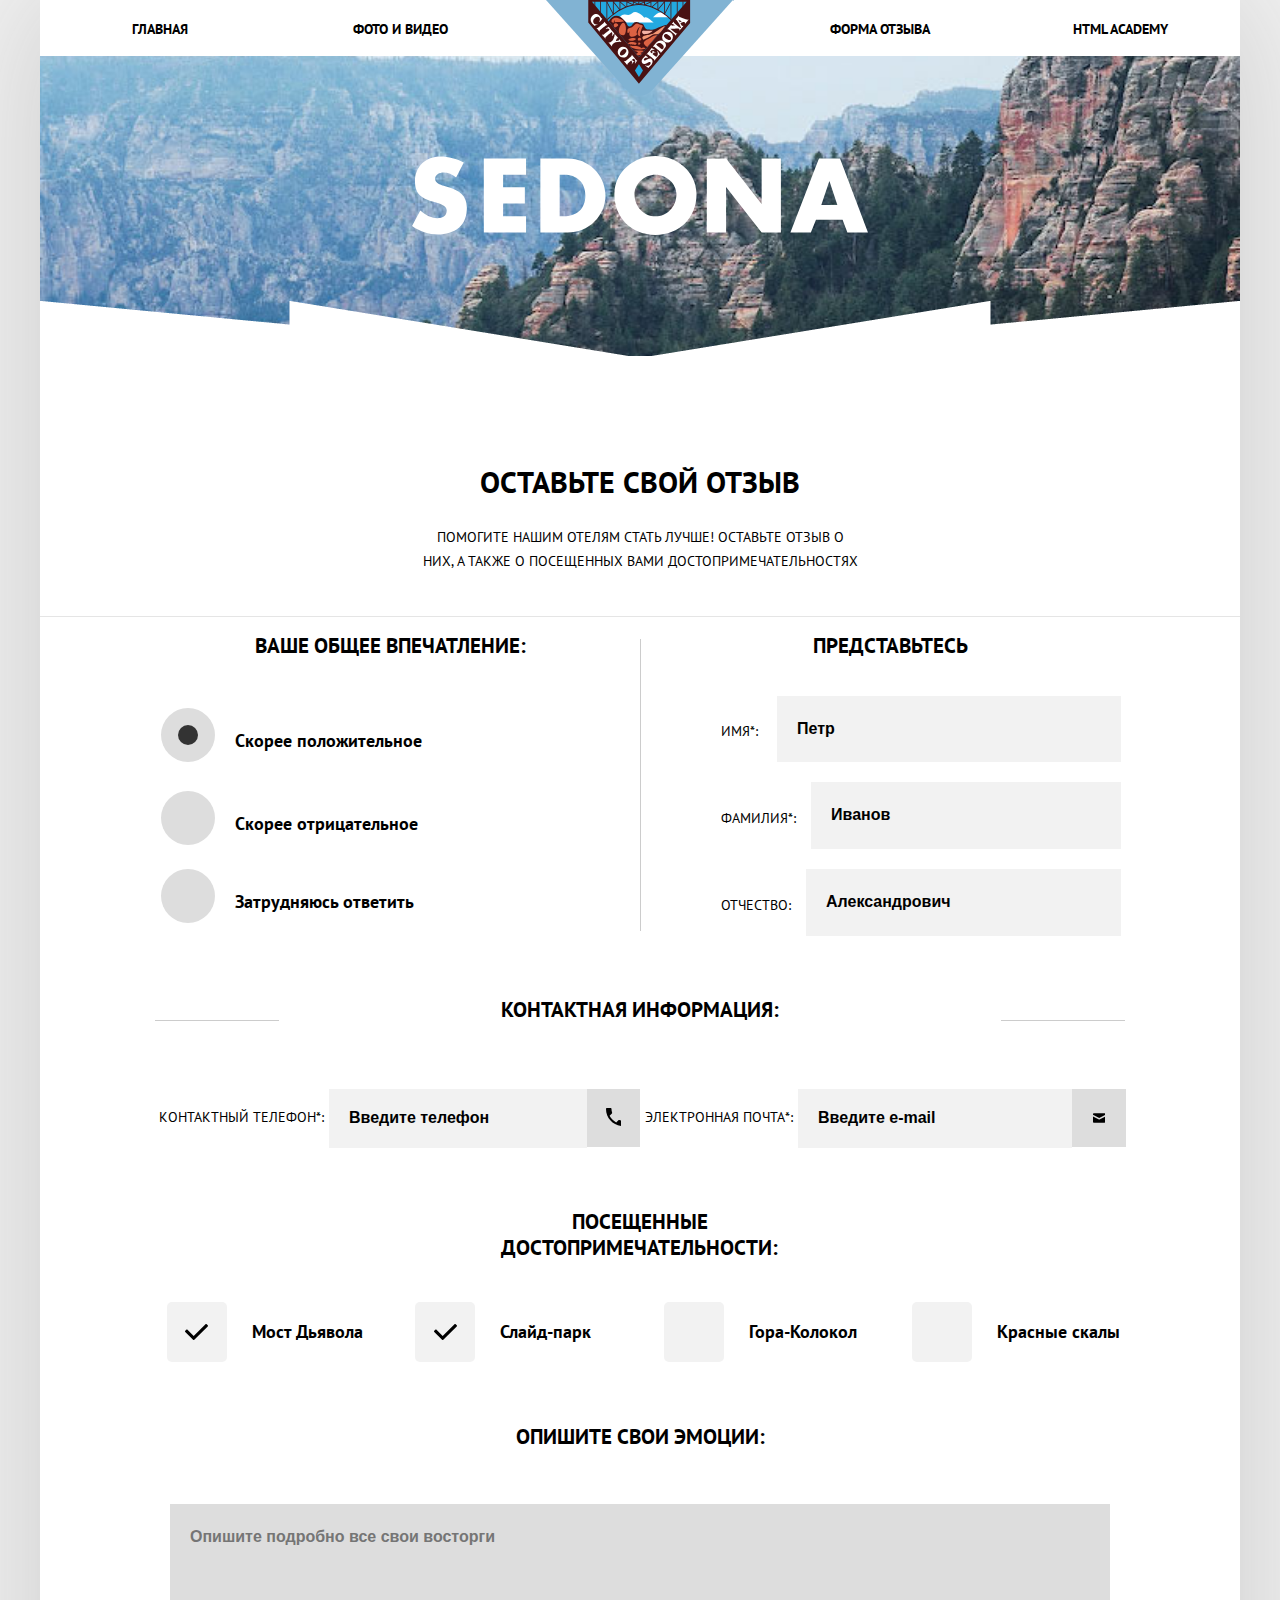
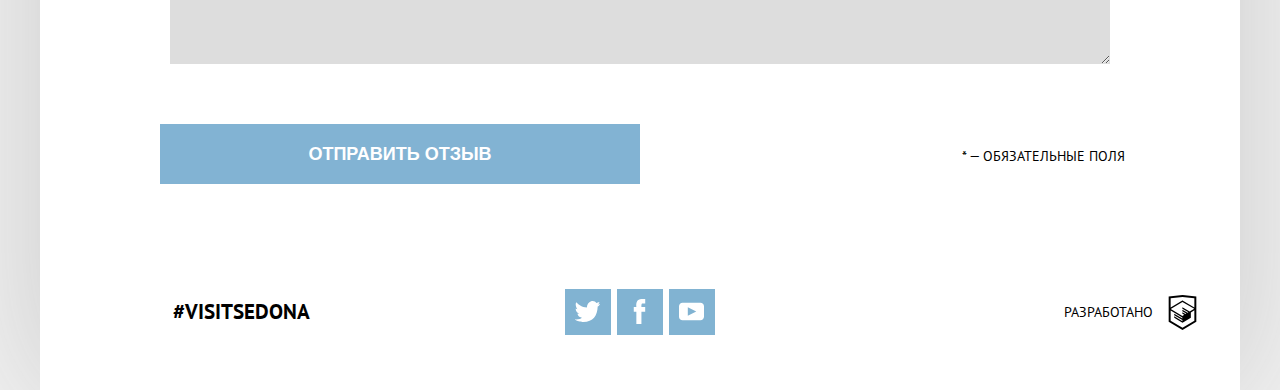
<file: projects/project-2/form.html>
<!DOCTYPE html>
<html lang="ru">
<head>
  <meta charset="utf-8">
  <title>HTML Academy: Седона</title>
  <link rel="stylesheet" href="css/style.css">
  <meta name="viewport" content="width=device-width,initial-scale=1">
  <meta property="og:title" content="Sedona: Отзыв"/>
  <meta property="og:description" content="Форма отправки отзыва о посещении Sedona"/>
  <meta property="og:image" content="img/sedona-preview.jpg">
  <meta property="og:image:width" content="262"/>
  <meta property="og:image:height" content="137"/>
  <meta property="og:type" content="website"/>
  <meta property="og:url" content= "https://zbralex.github.io/"/>
</head>
<body>
<div class="body-wrapper">
<svg style="display:none">

  <symbol viewBox="0 0 17.5 14.663" id="icon-twitter">
    <g>
      <path fill-rule="evenodd" clip-rule="evenodd" d="M11.283,0.153c1.736-0.484,3.074,0.264,3.685,1.15 c0.694-0.225,1.372-0.47,2.072-0.69c-0.004,0.841-0.538,1.478-0.883,1.728C16.861,2.506,17.5,1.86,17.5,1.86 c-0.175,0.977-1.035,1.746-1.611,1.977C15.65,10.429,12.617,14.793,5.507,14.66c-0.538,0,0.077,0-0.46,0 c-0.422,0-4.29-0.45-5.047-1.843c2.341,0.192,4.011-0.412,4.835-1.15c-0.989-0.293-2.761-0.464-3.07-2.881 c0.362,0.105,0.583,0.223,1.228,0.117C1.757,8.067,0.385,7.366,0.461,5.218c0.294,0.319,1.1,0.523,1.381,0.461 c-0.725-0.235-2.03-3.281-0.921-4.836C2.794,2.655,4.769,4.364,8.29,4.528C8.506,2.288,9.461,0.788,11.283,0.153z"/>
    </g>
  </symbol>
  <symbol viewBox="0 0 19.979 14.015" id="icon-youtube">
    <path d="M17.145,0H2.835C1.275,0,0,1.275,0,2.835v8.345c0,1.56,1.275,2.835,2.835,2.835h14.31c1.56,0,2.835-1.275,2.835-2.835V2.835 C19.979,1.275,18.704,0,17.145,0z M7.036,10.392V3.623l6.769,3.384L7.036,10.392z"/>
  </symbol>
  <symbol viewBox="0 0 8.672 18.944" id="icon-facebook">
    <path d="M6.275,3.356c0.799,0,1.599,0,2.398,0c0-1.119,0-2.237,0-3.356c-0.959,0-1.92,0-2.878,0C2.656,0.181,1.54,2.387,1.948,6.114 H0v3.518h1.959c0,3.104,0,6.208,0,9.312c1.279,0,2.559,0,3.837,0c0-3.104,0-6.208,0-9.312h2.857V6.114H5.787 C5.765,5.069,5.75,3.709,6.275,3.356z"/>
  </symbol>
  <symbol viewBox="0 0 26.943 34.09" id="icon-academy">
    <path d="M13.62,0.017L13.472,0L0,1.412v24.661l13.473,8.017l13.43-7.99l0.042-0.025V1.412L13.62,0.017z M25.019,12.127L13.495,5.334 L13.494,5.23l-0.087,0.05l-0.088-0.056v0.109L1.925,12.118V3.147l11.548-1.212l11.547,1.212V12.127z M13.405,6.787L24.923,13.5 l-4.479,2.64l-7.093-4.221l-0.014,1.415l5.904,3.513l-0.86,0.507l-5.03-2.992l-0.014,1.415l3.827,2.275l-0.782,0.523l-3.031-1.787 l-0.014,1.413l1.853,1.091l-1.8,1.081L2.034,13.622L13.405,6.787z M1.925,15.127l11.411,6.791l0.016,1.044L5.41,18.234L5.395,19.65 l7.979,4.795l0.018,1.076l-7.973-4.74l-0.013,1.414l8.021,4.822l0.046,0.025l8.143-4.872l-0.011-5.177l3.415-2.036v10.021 L13.472,31.85L1.925,24.979V15.127z"/>
  </symbol>

  <symbol width="18px" height="18px" viewBox="0 0 18 18" id="icon-phone">
    <g id="icon-phone">
      <g id="Icons-Communication" transform="translate(-85.000000, -126.000000)">
        <g id="phone" transform="translate(85.000000, 126.000000)">
          <path id="Shape" fill="#010101" d="M3.6,7.8C5,10.6,7.4,12.9,10.2,14.4l2.2-2.2c0.3-0.3,0.699-0.4,1-0.2c1.1,0.4,2.3,0.6,3.6,0.6 c0.6,0,1,0.4,1,1V17c0,0.6-0.4,1-1,1C7.6,18,0,10.4,0,1c0-0.6,0.4-1,1-1h3.5c0.6,0,1,0.4,1,1c0,1.2,0.2,2.4,0.6,3.6 c0.1,0.3,0,0.7-0.2,1L3.6,7.8L3.6,7.8z"/>
        </g>
      </g>
    </g>
  </symbol>
<symbol height="16px" viewBox="0 0 16 16" id="icon-email">
  <path d="M8,10c-0.266,0-0.5-0.094-1-0.336L0,6v7c0,0.55,0.45,1,1,1h14c0.55,0,1-0.45,1-1V6L9,9.664C8.5,9.906,8.266,10,8,10z M15,2 H1C0.45,2,0,2.45,0,3v0.758l8,4.205l8-4.205V3C16,2.45,15.55,2,15,2z"/>
</symbol>
</svg>

<header class="page-header">
  <nav class="main-nav">
    <ul class="main-nav__list">
      <li class="main-nav__item"><a href="index.html" class="main-nav__link">Главная</a></li>
      <li class="main-nav__item"><a href="photo.html" class="main-nav__link">Фото и видео</a></li>
      <li class="main-nav__item"><a class="main-nav__link">Форма отзыва</a></li>
      <li class="main-nav__item"><a href="https://htmlacademy.ru/" class="main-nav__link">HTML ACADEMY</a></li>
      <li class="main-nav__item main-nav__item--logo"><a class="main-nav__link main-nav__link--logo">LOGO</a></li>
    </ul>
  </nav>

  <div class="page-header__review">
      <div class="page-header__false-wrapper page-header__false-wrapper--review"></div>
    <div class="page-header__review-wrapper">
      <h1 class="page-header__review-title">Оставьте свой отзыв</h1>
      <div class="page-header__review-text">Помогите нашим отелям стать лучше! оставьте отзыв о них, а также о посещенных вами достопримечательностях</div>
    </div>
  </div>

</header>

<main>
  <section class="review">

  <form class="review__form" id="review__form" action="https://echo.htmlacademy.ru/" method="post">

    <div class="review__bio review__wrapper">
      <fieldset class="review__group">

        <legend class="review__title">Представьтесь</legend>
        <div class="review__prop-wrapper review__prop-wrapper--bio">

          <label for="name" class="review__prop review__prop--name">Имя*:</label>
          <input type="text" name="name" id="name" class="review__input-data" placeholder="Петр" required>

          <label for="surname" class="review__prop review__prop--name">Фамилия*:</label>
          <input type="text" name="surname" id="surname" class="review__input-data" placeholder="Иванов" required>

          <label for="patronymic" class="review__prop review__prop--name">Отчество:</label>
          <input type="text" name="patronymic" id="patronymic" class="review__input-data" placeholder="Александрович">
        </div>
      </fieldset>
    </div>

    <div class="review__tel review__wrapper">
      <fieldset class="review__group">
      <legend class="review__title">Контактная информация:</legend>
      <div class="review__prop-wrapper-wide">
      <div class="review__prop-wrapper review__prop-wrapper--small">
        <label for="tel" class="review__title review__title--label">Контактный телефон*:</label>
        <input type="tel" name="tel" id="tel" class="review__input-data review__input-data--tel" placeholder="Введите телефон" required>
        <svg class="icon-phone" width="24.829px" height="24.333px"><use xmlns:xlink="http://www.w3.org/1999/xlink" xlink:href="#icon-phone"></use></svg>
      </div>

      <div class="review__prop-wrapper review__prop-wrapper--small">
        <label for="email" class="review__title review__title--label">Электронная почта*:</label>
        <input type="email" name="email" id="email"  class="review__input-data review__input-data--mail" placeholder="Введите e-mail" required>
        <svg class="icon-email" width="32px" height="32px"><use xmlns:xlink="http://www.w3.org/1999/xlink" xlink:href="#icon-email"></use></svg>
      </div>
    </div>
    </fieldset>
    </div>

    <div class="review__type review__wrapper">
      <fieldset class="review__group">

        <legend class="review__title">Ваше общее впечатление:</legend>

        <div class="review__prop-wrapper review__prop-wrapper--radio">

          <input type="radio" name="impression" id="good" class="review__check-button review__check-button--circle" value="Скорее положительное" checked>
          <label for="good" class="review__prop review__prop--circle">Скорее положительное</label>

          <input type="radio" name="impression" id="bad" class="review__check-button review__check-button--circle" value="Скорее отрицательное">
          <label for="bad" class="review__prop review__prop--circle">Скорее отрицательное</label>

          <input type="radio" name="impression" id="do-not-know" class="review__check-button review__check-button--circle" value="Затрудняюсь ответить">
          <label for="do-not-know" class="review__prop review__prop--circle">Затрудняюсь ответить</label>

        </div>

      </fieldset>
    </div>

    <div class="review__sights review__wrapper">

      <fieldset class="review__group">

        <legend class="review__title review__title--sights">Посещенные достопримечательности:</legend>

        <div class="review__prop-wrapper review__prop-wrapper--checkbox">

          <input type="checkbox" name="devils-bridge" id="devils-bridge" class="review__check-button review__check-button--rect" value="Мост Дьявола" checked>
          <label for="devils-bridge" class="review__prop review__prop--rect">Мост Дьявола</label>

          <input type="checkbox" name="slide-park" id="slide-park" class="review__check-button review__check-button--rect" value="Слайд-парк" checked>
          <label for="slide-park" class="review__prop review__prop--rect">Слайд-парк</label>


          <input type="checkbox" name="sanbangsan_mountain" id="sanbangsan_mountain" class="review__check-button review__check-button--rect" value="Гора-Колокол">
          <label for="sanbangsan_mountain" class="review__prop review__prop--rect">Гора-Колокол</label>


          <input type="checkbox" name="red_mountains" id="red_mountains" class="review__check-button review__check-button--rect" value="Красные скалы">
          <label for="red_mountains" class="review__prop review__prop--rect">Красные скалы</label>

        </div>

      </fieldset>

    </div>

    <div class="review__additional review__wrapper">
      <label for="emotions" class="review__title">Опишите свои эмоции:</label>
      <div class="review__prop-wrapper">
        <textarea name="emotions" id="emotions" rows="4" cols="20" class="review__input-text" placeholder="Опишите подробно все свои восторги"></textarea>
      </div>
    </div>

    <input type="submit" class="review__submit btn" value="Отправить отзыв">

  </form>

  </section>
</main>

<footer class="page-footer">
  <div class="page-footer__tag">#visitSEDONA</div>
  <div class="page-footer__socials">
    <a class="page-footer__socials-link" href="https://www.instagram.com/htmlacademy/">Мы в Твиттере<svg width="63" height="63" class="icon-twitter"><use xmlns:xlink="http://www.w3.org/1999/xlink" xlink:href="#icon-twitter"></use></svg></a>
    <a class="page-footer__socials-link" href="https://www.facebook.com/htmlacademy">Мы в Фейсбуке<svg width="63" height="63" class="icon-facebook"><use xmlns:xlink="http://www.w3.org/1999/xlink" xlink:href="#icon-facebook"></use></svg></a>
    <a class="page-footer__socials-link" href="https://www.youtube.com/channel/UChUxTMjJGo-JDRY8pNTGL2g">Мы на Youtube <svg width="63" height="63" class="icon-youtube"><use xmlns:xlink="http://www.w3.org/1999/xlink" xlink:href="#icon-youtube"></use></svg></a>
  </div>
  <div class="page-footer__copyright">
    Разработано
    <a class="page-footer__copyright-link" href="https://htmlacademy.ru/intensive/adaptive">HTML Academy<svg width="63" height="63" class="icon-academy"><use xmlns:xlink="http://www.w3.org/1999/xlink" xlink:href="#icon-academy"></use></svg></a>
  </div>
</footer>
</div>
</body>
</html>
</file>
<file: projects/project-2/css/style.css>
@font-face {
  font-family: 'PT Sans';
  src: url('../fonts/PTSans-Regular.woff') format('woff'), url('../fonts/PTSans-Regular.woff2') format('woff2');
  font-weight: normal;
}
@font-face {
  font-family: 'PT Sans';
  src: url('../fonts/PTSans-Bold.woff') format('woff'), url('../fonts/PTSans-Bold.woff2') format('woff2');
  font-weight: bold;
}
body {
  min-width: 320px;
  font-family: "PT Sans", "Arial", sans-serif;
}
/*! normalize.css v7.0.0 | MIT License | github.com/necolas/normalize.css */
/* Document
   ========================================================================== */
/**
 * 1. Correct the line height in all browsers.
 * 2. Prevent adjustments of font size after orientation changes in
 *    IE on Windows Phone and in iOS.
 */
html {
  line-height: 1.15;
  /* 1 */
  -ms-text-size-adjust: 100%;
  /* 2 */
  -webkit-text-size-adjust: 100%;
  /* 2 */
}
/* Sections
   ========================================================================== */
/**
 * Remove the margin in all browsers (opinionated).
 */
body {
  margin: 0;
}
/**
 * Add the correct display in IE 9-.
 */
article,
aside,
footer,
header,
nav,
section {
  display: block;
}
/**
 * Correct the font size and margin on `h1` elements within `section` and
 * `article` contexts in Chrome, Firefox, and Safari.
 */
h1 {
  font-size: 2em;
  margin: 0.67em 0;
}
/* Grouping content
   ========================================================================== */
/**
 * Add the correct display in IE 9-.
 * 1. Add the correct display in IE.
 */
figcaption,
figure,
main {
  /* 1 */
  display: block;
}
/**
 * Add the correct margin in IE 8.
 */
figure {
  margin: 1em 40px;
}
/**
 * 1. Add the correct box sizing in Firefox.
 * 2. Show the overflow in Edge and IE.
 */
hr {
  box-sizing: content-box;
  /* 1 */
  height: 0;
  /* 1 */
  overflow: visible;
  /* 2 */
}
/**
 * 1. Correct the inheritance and scaling of font size in all browsers.
 * 2. Correct the odd `em` font sizing in all browsers.
 */
pre {
  font-family: monospace, monospace;
  /* 1 */
  font-size: 1em;
  /* 2 */
}
/* Text-level semantics
   ========================================================================== */
/**
 * 1. Remove the gray background on active links in IE 10.
 * 2. Remove gaps in links underline in iOS 8+ and Safari 8+.
 */
a {
  background-color: transparent;
  /* 1 */
  -webkit-text-decoration-skip: objects;
  /* 2 */
}
/**
 * 1. Remove the bottom border in Chrome 57- and Firefox 39-.
 * 2. Add the correct text decoration in Chrome, Edge, IE, Opera, and Safari.
 */
abbr[title] {
  border-bottom: none;
  /* 1 */
  text-decoration: underline;
  /* 2 */
  text-decoration: underline dotted;
  /* 2 */
}
/**
 * Prevent the duplicate application of `bolder` by the next rule in Safari 6.
 */
b,
strong {
  font-weight: inherit;
}
/**
 * Add the correct font weight in Chrome, Edge, and Safari.
 */
b,
strong {
  font-weight: bolder;
}
/**
 * 1. Correct the inheritance and scaling of font size in all browsers.
 * 2. Correct the odd `em` font sizing in all browsers.
 */
code,
kbd,
samp {
  font-family: monospace, monospace;
  /* 1 */
  font-size: 1em;
  /* 2 */
}
/**
 * Add the correct font style in Android 4.3-.
 */
dfn {
  font-style: italic;
}
/**
 * Add the correct background and color in IE 9-.
 */
mark {
  background-color: #ff0;
  color: #000;
}
/**
 * Add the correct font size in all browsers.
 */
small {
  font-size: 80%;
}
/**
 * Prevent `sub` and `sup` elements from affecting the line height in
 * all browsers.
 */
sub,
sup {
  font-size: 75%;
  line-height: 0;
  position: relative;
  vertical-align: baseline;
}
sub {
  bottom: -0.25em;
}
sup {
  top: -0.5em;
}
/* Embedded content
   ========================================================================== */
/**
 * Add the correct display in IE 9-.
 */
audio,
video {
  display: inline-block;
}
/**
 * Add the correct display in iOS 4-7.
 */
audio:not([controls]) {
  display: none;
  height: 0;
}
/**
 * Remove the border on images inside links in IE 10-.
 */
img {
  border-style: none;
}
/**
 * Hide the overflow in IE.
 */
svg:not(:root) {
  overflow: hidden;
}
/* Forms
   ========================================================================== */
/**
 * 1. Change the font styles in all browsers (opinionated).
 * 2. Remove the margin in Firefox and Safari.
 */
button,
input,
optgroup,
select,
textarea {
  font-family: sans-serif;
  /* 1 */
  font-size: 100%;
  /* 1 */
  line-height: 1.15;
  /* 1 */
  margin: 0;
  /* 2 */
}
/**
 * Show the overflow in IE.
 * 1. Show the overflow in Edge.
 */
button,
input {
  /* 1 */
  overflow: visible;
}
/**
 * Remove the inheritance of text transform in Edge, Firefox, and IE.
 * 1. Remove the inheritance of text transform in Firefox.
 */
button,
select {
  /* 1 */
  text-transform: none;
}
/**
 * 1. Prevent a WebKit bug where (2) destroys native `audio` and `video`
 *    controls in Android 4.
 * 2. Correct the inability to style clickable types in iOS and Safari.
 */
button,
html [type="button"],
[type="reset"],
[type="submit"] {
  -webkit-appearance: button;
  /* 2 */
}
/**
 * Remove the inner border and padding in Firefox.
 */
button::-moz-focus-inner,
[type="button"]::-moz-focus-inner,
[type="reset"]::-moz-focus-inner,
[type="submit"]::-moz-focus-inner {
  border-style: none;
  padding: 0;
}
/**
 * Restore the focus styles unset by the previous rule.
 */
button:-moz-focusring,
[type="button"]:-moz-focusring,
[type="reset"]:-moz-focusring,
[type="submit"]:-moz-focusring {
  outline: 1px dotted ButtonText;
}
/**
 * Correct the padding in Firefox.
 */
fieldset {
  padding: 0.35em 0.75em 0.625em;
}
/**
 * 1. Correct the text wrapping in Edge and IE.
 * 2. Correct the color inheritance from `fieldset` elements in IE.
 * 3. Remove the padding so developers are not caught out when they zero out
 *    `fieldset` elements in all browsers.
 */
legend {
  box-sizing: border-box;
  /* 1 */
  color: inherit;
  /* 2 */
  display: table;
  /* 1 */
  max-width: 100%;
  /* 1 */
  padding: 0;
  /* 3 */
  white-space: normal;
  /* 1 */
}
/**
 * 1. Add the correct display in IE 9-.
 * 2. Add the correct vertical alignment in Chrome, Firefox, and Opera.
 */
progress {
  display: inline-block;
  /* 1 */
  vertical-align: baseline;
  /* 2 */
}
/**
 * Remove the default vertical scrollbar in IE.
 */
textarea {
  overflow: auto;
}
/**
 * 1. Add the correct box sizing in IE 10-.
 * 2. Remove the padding in IE 10-.
 */
[type="checkbox"],
[type="radio"] {
  box-sizing: border-box;
  /* 1 */
  padding: 0;
  /* 2 */
}
/**
 * Correct the cursor style of increment and decrement buttons in Chrome.
 */
[type="number"]::-webkit-inner-spin-button,
[type="number"]::-webkit-outer-spin-button {
  height: auto;
}
/**
 * 1. Correct the odd appearance in Chrome and Safari.
 * 2. Correct the outline style in Safari.
 */
[type="search"] {
  -webkit-appearance: textfield;
  /* 1 */
  outline-offset: -2px;
  /* 2 */
}
/**
 * Remove the inner padding and cancel buttons in Chrome and Safari on macOS.
 */
[type="search"]::-webkit-search-cancel-button,
[type="search"]::-webkit-search-decoration {
  -webkit-appearance: none;
}
/**
 * 1. Correct the inability to style clickable types in iOS and Safari.
 * 2. Change font properties to `inherit` in Safari.
 */
::-webkit-file-upload-button {
  -webkit-appearance: button;
  /* 1 */
  font: inherit;
  /* 2 */
}
/* Interactive
   ========================================================================== */
/*
 * Add the correct display in IE 9-.
 * 1. Add the correct display in Edge, IE, and Firefox.
 */
details,
menu {
  display: block;
}
/*
 * Add the correct display in all browsers.
 */
summary {
  display: list-item;
}
/* Scripting
   ========================================================================== */
/**
 * Add the correct display in IE 9-.
 */
canvas {
  display: inline-block;
}
/**
 * Add the correct display in IE.
 */
template {
  display: none;
}
/* Hidden
   ========================================================================== */
/**
 * Add the correct display in IE 10-.
 */
[hidden] {
  display: none;
}
.advantages {
  text-align: center;
}
.advantages--first {
  text-align: center;
  margin-bottom: 25px;
}
.advantages--second {
  min-height: 450px;
  margin-top: 5px;
}
.advantages--third {
  min-height: 165px;
  padding: 0 20px;
}
.advantages--fourth {
  min-height: 154px;
  padding: 0 20px;
}
.advantages--fifth {
  min-height: 150px;
  padding: 0 20px;
}
.advantages__wrapper-section {
  background-color: #eeeeee;
  min-height: 500px;
}
.advantages__title {
  font-size: 18px;
  line-height: 26px;
  text-transform: uppercase;
  color: #ffffff;
  margin: 0;
}
.advantages__title--first {
  padding: 58px 0 0 0;
  background-image: url("../img/bg-triangle.svg");
  background-color: #81b3d2;
  background-position: center -19px;
  background-repeat: no-repeat;
  background-size: 100%;
}
.advantages__title--second {
  padding: 38px 0 0 0;
}
.advantages__title--third {
  padding: 25px 0 0;
}
.advantages__title--fourth,
.advantages__title--fifth {
  padding: 26px 0 0;
}
.advantages__title--third,
.advantages__title--fourth,
.advantages__title--fifth {
  color: #000000;
}
.advantages__description {
  text-transform: uppercase;
  color: #ffffff;
  font-size: 14px;
  line-height: 21px;
  padding: 0 25px;
}
.advantages__description--third,
.advantages__description--fourth {
  border-bottom: 1px solid rgba(0, 0, 0, 0.1);
}
.advantages__description--third,
.advantages__description--fourth,
.advantages__description--fifth {
  padding: 14px 15px 27px;
  margin: 0;
  color: #333333;
}
.advantages__number {
  text-transform: uppercase;
  color: #ffffff;
  font-size: 14px;
  line-height: 21px;
  margin-top: 10px;
}
.advantages__number--third,
.advantages__number--fourth,
.advantages__number--fifth {
  color: #333333;
}
.advantages__list {
  margin: 0;
  padding: 0;
  list-style-type: none;
  box-sizing: border-box;
}
.advantages__wrapper {
  background-color: #81b3d2;
  height: 210px;
}
.advantages__wrapper--second {
  height: 190px;
}
.advantages__icon {
  -ms-flex-preferred-size: 100%;
      flex-basis: 100%;
  width: 20%;
  display: inherit;
  -ms-flex-pack: center;
      justify-content: center;
  padding-left: 8px;
  padding-top: 20px;
}
.advantages__icon--burger {
  padding: 6px 0 6px 6px;
}
.advantages__list-title {
  display: inherit;
  -ms-flex-preferred-size: 45%;
      flex-basis: 45%;
  margin: 0;
  text-transform: uppercase;
  width: auto;
  -ms-flex-align: end;
      align-items: flex-end;
  font-size: 18px;
  line-height: 26px;
}
.advantages__list-title--food {
  -ms-flex-preferred-size: 40%;
      flex-basis: 40%;
  -ms-flex-align: center;
      align-items: center;
}
.advantages__list-item {
  position: relative;
  display: -ms-flexbox;
  display: flex;
  -ms-flex-flow: column wrap;
      flex-flow: column wrap;
  height: 130px;
  min-height: 100px;
  max-height: 100%;
  text-transform: uppercase;
}
.advantages__list-description {
  display: inherit;
  padding: 13px 0 5px 0;
  margin: 0;
  width: 78%;
  height: 40%;
  font-size: 14px;
  line-height: 21px;
  text-align: left;
}
.advantages__list-description--food {
  padding: 1px 20px 5px 0;
  height: 54%;
  width: 72%;
}
.advantages__pict {
  height: 262px;
  width: 100%;
  background-repeat: no-repeat;
  background-size: cover;
  background-position: center;
}
.advantages__pict--real-city {
  background-image: url("../img/photo-city-mobile@1x.jpg");
}
.advantages__pict--devil-bridge {
  background-image: url("../img/photo-bridge-mobile@1x.jpg");
}
.main-nav__list {
  display: -ms-flexbox;
  display: flex;
  -ms-flex-direction: column;
      flex-direction: column;
  list-style-type: none;
  padding: 0;
  margin: 0;
  width: 100%;
  color: #ffffff;
  text-transform: uppercase;
  font-size: 18px;
  font-weight: bold;
}
.main-nav__item {
  line-height: 40px;
  text-align: center;
  width: 100%;
  margin: 0 auto;
  padding: 8px 0;
  background-color: #82b3d3;
  box-shadow: 0 -1px 0 0 rgba(0, 0, 0, 0.2), 0 0px 0 0 rgba(255, 255, 255, 0.2);
}
.main-nav__item--logo {
  background: #ffffff;
  font-size: 0;
  padding: 0;
  height: 55px;
  position: relative;
}
.main-nav__link {
  color: inherit;
  text-decoration: none;
  position: relative;
}
.main-nav__link--logo {
  background-image: url("../img/logo-sedona-mobile.svg");
  width: 103px;
  height: 84px;
  position: absolute;
  bottom: -28px;
  left: 50%;
  right: 50%;
  transform: translate(-50%, 0);
  z-index: 1;
  font-size: 0px;
}
.logo-sedona {
  width: 100px;
  height: 93px;
  position: absolute;
  top: -25px;
  left: -50px;
  right: 0;
  z-index: 1;
}
.page-footer {
  margin: 15px 5px;
}
.page-footer__socials {
  display: -ms-flexbox;
  display: flex;
  -ms-flex-direction: row;
      flex-direction: row;
  -ms-flex-pack: center;
      justify-content: center;
  margin: 35px auto 15px;
}
.page-footer__socials-link {
  display: block;
  font-size: 0;
  background-color: #81b3d2;
  min-height: 46px;
  width: 46px;
  margin: 0 3px;
}
.page-footer__copyright {
  display: -ms-flexbox;
  display: flex;
  -ms-flex-flow: row wrap;
      flex-flow: row wrap;
  -ms-flex-pack: center;
      justify-content: center;
  -ms-flex-align: center;
      align-items: center;
  min-height: 50px;
  font-size: 14px;
  line-height: 26px;
  text-transform: uppercase;
  margin: 34px 40px;
}
.page-footer__copyright-link {
  font-size: 0;
  height: 35px;
  width: 35px;
  padding-left: 12px;
}
.page-footer__tag {
  line-height: 26px;
  text-transform: uppercase;
  font-size: 21px;
  text-align: center;
  font-weight: 600;
}
.page-header__title {
  position: relative;
  text-align: center;
}
.page-header__title--main {
  min-height: 610px;
  height: 610px;
  background-color: #ffffff;
  background-size: 88%, 180%;
}
.page-header__title--photo {
  border-bottom: 1px solid #e5e5e5;
}
.page-header__false-wrapper {
  min-height: 388px;
}
.page-header__false-wrapper--review {
  min-height: 360px;
}
.page-header__false-wrapper--index {
  background-image: url("../img/bg-intro-triangle-mobile.svg"), url("../img/text-sedona-index.svg"), url("../img/bg-back-tablet@1x.jpg");
  background-size: 104%, 88%, 180%;
  background-position: bottom, center 90px, center 0;
  background-repeat: no-repeat;
}
.page-header__false-wrapper--photo {
  min-height: 158px;
  background: url("../img/bg-intro-triangle-mobile.svg"), url("../img/text-sedona.svg"), url("../img/bg-back-tablet@1x.jpg");
  background-color: #ffffff;
  background-size: 104% 27px, 72% 41px, 100% 291px;
  background-position: center 131px, center 51px, center -133px;
  background-repeat: no-repeat;
}
.page-header__title-wrapper {
  background-color: #ffffff;
}
.page-header__title-text--main {
  padding: 20px 30px;
  margin: 0;
  margin-top: 20px;
  font-size: 18px;
  line-height: 26px;
  font-weight: bold;
  text-transform: uppercase;
  background-color: #fff;
  min-height: 80px;
}
.page-header__title-text--photo {
  font-size: 18px;
  line-height: 26px;
  text-transform: uppercase;
  margin: 0;
  padding: 15px 30px;
  margin-top: 23px;
}
.page-header__title-advantages {
  font-size: 14px;
  line-height: 26px;
  text-transform: uppercase;
  padding: 0px 30px;
  margin-top: 5px;
}
.page-header__title-advantages--photo {
  padding: 0 25px;
  line-height: 24px;
  margin: 10px 0 28px 0;
}
.page-header__review-wrapper {
  min-height: 210px;
  position: absolute;
  left: 0;
  right: 0;
  bottom: 0;
  padding: 0 15px;
}
.page-header__review {
  min-height: 360px;
  padding: 0 20px;
  text-transform: uppercase;
  text-align: center;
  position: relative;
  background-image: url("../img/bg-intro-triangle-mobile.svg"), url("../img/text-sedona.svg"), url("../img/bg-back-tablet@1x.jpg");
  background-color: #ffffff;
  background-size: 104% 27px, 72% 41px, 100% 291px;
  background-position: center 131px, center 51px, center -133px;
  background-repeat: no-repeat;
  border-bottom: 1px solid #e5e5e5;
}
.page-header__review-title {
  font-size: 18px;
  line-height: 26px;
  font-weight: 600;
  margin: 40px 0 0;
  padding: 5px;
}
.page-header__review-text {
  font-size: 14px;
  line-height: 24px;
  margin-top: 22px;
}
.review__group {
  border: none;
  min-height: 290px;
}
.review__title {
  font-size: 18px;
  line-height: 26px;
  font-weight: 600;
  text-transform: uppercase;
  margin: 0 auto;
  padding: 20px;
  padding-bottom: 0;
  text-align: center;
}
.review__title--label {
  display: block;
  padding: 0;
  margin: 17px 0 0 40px;
  text-align: left;
  font-size: 14px;
}
.review__prop {
  display: -ms-flexbox;
  display: flex;
  -ms-flex-direction: row;
      flex-direction: row;
  font-size: 14px;
  line-height: 18px;
  text-transform: uppercase;
  width: 25%;
  -ms-flex-item-align: center;
      align-self: center;
  padding: 10px 15px 0 5px;
  -ms-flex-preferred-size: 10%;
      flex-basis: 10%;
  cursor: pointer;
  margin: 5px 0 0;
}
.review__input-data {
  padding: 20px;
  margin: 15px 5px 5px 0;
  box-sizing: border-box;
  width: 80%;
  background-color: #f2f2f2;
  border: none;
  -ms-flex-preferred-size: 50%;
      flex-basis: 50%;
  -ms-flex-positive: 1;
      flex-grow: 1;
}
.review__input-data--tel {
  margin: 5px 0 0 0;
  -ms-flex-positive: 0;
      flex-grow: 0;
  -ms-flex-preferred-size: 70%;
      flex-basis: 70%;
}
.review__input-data--mail {
  margin: 15px 0 0 0;
  -ms-flex-positive: 0;
      flex-grow: 0;
  -ms-flex-preferred-size: 70%;
      flex-basis: 70%;
}
.review__input-data::-webkit-input-placeholder {
  font-size: 18px;
  line-height: 26px;
  font-weight: 600;
  color: #000000;
}
.review__input-text {
  border: none;
  background-color: #ddd;
  min-width: 240px;
  min-height: 120px;
  margin-top: 15px;
  padding: 20px;
  line-height: 26px;
  font-size: 18px;
  font-weight: bold;
}
.review__prop-wrapper {
  display: -ms-flexbox;
  display: flex;
  -ms-flex-flow: row wrap;
      flex-flow: row wrap;
  position: relative;
  -ms-flex-pack: center;
      justify-content: center;
}
.review__prop-wrapper--radio,
.review__prop-wrapper--checkbox {
  -ms-flex-flow: column wrap;
      flex-flow: column wrap;
}
.review__email {
  min-height: 119px;
  border-bottom: 1px solid #ddd;
}
.review__check-button {
  display: none;
}
.review__prop--circle::before {
  content: "";
  height: 20px;
  width: 20px;
  background-color: #ddd;
  border-radius: 50%;
  padding: 17px;
  margin: -20px 20px 0 0;
  -ms-flex-negative: 0;
      flex-shrink: 0;
}
.review__prop--rect::before {
  content: "";
  height: 20px;
  width: 20px;
  background-color: #f2f2f2;
  border-radius: 5px;
  padding: 20px;
  margin: -25px 25px 15px 0;
  -ms-flex-negative: 0;
      flex-shrink: 0;
}
.review__prop--circle {
  width: 92%;
  font-size: 18px;
  line-height: 26px;
  text-transform: none;
  font-weight: 600;
  margin: 17px 0 4px 0;
}
.review__prop--rect {
  margin: 5px 0 15px;
  width: 92%;
  font-size: 18px;
  line-height: 26px;
  font-weight: 600;
  text-transform: none;
}
.review__check-button:checked + .review__prop--circle::before {
  background-color: #333333;
  background-clip: border-box;
  box-shadow: 0 0 0 17px #ddd;
  padding: 0;
  margin: 5px 40px 20px 17px;
}
.review__check-button:checked + .review__prop--rect::before {
  background: url("../img/icon-tick.svg") center no-repeat #f2f2f2;
  padding: 20px;
}
.review__submit {
  min-height: 60px;
  min-width: 280px;
  max-width: 266px;
  margin: 55px 20px auto;
  display: block;
  border: none;
  background-color: #82b3d3;
  color: white;
  text-transform: uppercase;
  font-size: 21px;
  line-height: 26px;
  font-weight: bold;
}
.review__form {
  max-width: 320px;
  margin: 0 auto 70px;
  display: -ms-flexbox;
  display: flex;
  -ms-flex-direction: column;
      flex-direction: column;
}
.search-form {
  min-height: 290px;
  margin-bottom: 15px;
}
.search-form__title {
  margin: 0;
  line-height: 26px;
  text-transform: uppercase;
  font-size: 21px;
  text-align: center;
  padding-top: 30px;
}
.search-form__description {
  text-transform: uppercase;
  line-height: 24px;
  font-size: 14px;
  margin: 0;
  padding: 19px 25px 0 25px;
  text-align: center;
}
.search-form__link-wrapper {
  padding: 15px;
  background-color: #81b3d2;
  text-align: center;
  width: 250px;
  margin: 35px auto 48px;
}
.search-form__link {
  text-transform: uppercase;
  text-decoration: none;
  font-size: 21px;
  font-weight: bold;
  line-height: 26px;
  color: #ffffff;
}
.search-form__map-frame {
  height: 370px;
  width: 100%;
}
.video {
  margin-bottom: 77px;
  position: relative;
}
.video__title {
  font-size: 18px;
  line-height: 26px;
  text-transform: uppercase;
  font-weight: 600;
  text-align: center;
  margin-top: 33px;
  padding: 0 45px;
}
.video__text {
  text-transform: uppercase;
  font-size: 14px;
  line-height: 24px;
  text-align: justify;
  margin: 26px auto;
  width: 74%;
}
.video__block {
  position: relative;
  width: 100%;
  height: 275px;
  max-width: 320px;
  margin: 0 auto;
}
.video__controls-wrapper {
  display: -ms-flexbox;
  display: flex;
  -ms-flex-direction: row;
      flex-direction: row;
  -ms-flex-pack: distribute;
      justify-content: space-around;
  -ms-flex-align: center;
      align-items: center;
  width: 87%;
  height: 50px;
  margin: 0 auto;
  background-color: #f2f2f2;
}
.video__controls {
  bottom: 0;
  position: absolute;
  width: 100%;
}
.video__container {
  background-image: url("../img/video-mobile@1x.jpg");
  background-position: center;
  background-repeat: no-repeat;
  background-size: contain;
}
.sophis-video-control {
  visibility: hidden;
}
.seek-bar__wrapper {
  display: -ms-flexbox;
  display: flex;
  -ms-flex-direction: row;
      flex-direction: row;
  -ms-flex-pack: center;
      justify-content: center;
  -ms-flex-align: center;
      align-items: center;
  width: 87%;
  height: 50px;
  margin: 0 auto;
  background-color: rgba(0, 0, 0, 0.5);
}
.seek-bar {
  width: 90%;
  height: 2px;
}
.icon-house,
.icon-gift,
.icon-burger {
  fill: #81b3d2;
  width: 38px;
  height: 38px;
}
.icon-twitter,
.icon-facebook,
.icon-youtube {
  height: 25px;
  width: 25px;
  margin: 10px 10px;
  fill: #ffffff;
}
.icon-academy {
  height: 35px;
  width: 35px;
}
.icon-like {
  width: 22px;
  height: 22px;
}
.icon__replay,
.icon__subtitles,
.icon__fullscreen {
  fill: #5c6870;
}
.icon__subtitles {
  width: 50px;
}
.icon-email,
.icon-phone {
  background-color: #ddd;
}
.icon-phone {
  width: 20px;
  height: 20px;
  margin: 5px 0 0 0;
  padding: 19px;
}
.icon-email {
  width: 16px;
  height: 16px;
  padding: 21px;
  margin: 15px 0 0 0;
}
.button__subtitles,
.button__full-screen,
.button__replay {
  background: none;
  border: none;
}
.button__play-pause {
  position: absolute;
  bottom: 100px;
  width: 100%;
  height: 100%;
  background: none;
  border: none;
  color: transparent;
}
.button__play-pause:active,
.button__play-pause:focus {
  border: none;
  outline: none;
}
.gallery-photo__pict {
  width: 100%;
  height: auto;
  padding: 0 20px;
  box-sizing: border-box;
}
.gallery-photo__wrapper {
  display: -ms-flexbox;
  display: flex;
  -ms-flex-direction: column;
      flex-direction: column;
  -ms-flex-align: center;
      align-items: center;
  font-size: 14px;
  line-height: 24px;
  color: #000000;
  min-height: 414px;
  border-bottom: 1px solid #e5e5e5;
}
.gallery-photo {
  height: auto;
  width: 100%;
  margin: 0;
  padding: 15px 0;
}
.gallery-photo__caption {
  font-weight: 600;
  text-transform: uppercase;
}
.gallery-photo__likes {
  display: -ms-flexbox;
  display: flex;
  -ms-flex-direction: row;
      flex-direction: row;
  margin-top: 10px;
}
.gallery-photo__likes-count {
  text-transform: uppercase;
  font-weight: 600;
  margin: 0 15px;
}
.gallery-photo__caption-wrapper {
  display: -ms-flexbox;
  display: flex;
  -ms-flex-direction: column;
      flex-direction: column;
  -ms-flex-align: start;
      align-items: flex-start;
  width: 88%;
  box-sizing: border-box;
}
@media (min-width: 768px) {
  .advantages--first {
    display: -ms-flexbox;
    display: flex;
    -ms-flex-flow: row wrap;
    flex-flow: row wrap;
  }
  .advantages--second {
    display: -ms-flexbox;
    display: flex;
    -ms-flex-flow: row wrap;
    flex-flow: row wrap;
    min-height: 260px;
  }
  .advantages--third,
  .advantages--fourth,
  .advantages--fifth {
    -ms-flex-preferred-size: 25%;
    flex-basis: 25%;
  }
  .advantages__wrapper-section {
    display: -ms-flexbox;
    display: flex;
    -ms-flex-flow: row wrap;
    flex-flow: row wrap;
    -ms-flex-pack: distribute;
    justify-content: space-around;
    min-height: 253px;
  }
  .advantages__title {
    font-size: 21px;
  }
  .advantages__title--first {
    background-image: none;
    padding: 45px 30px 0 30px;
  }
  .advantages__title--second {
    padding: 45px 50px 0;
  }
  .advantages__title--fourth,
  .advantages__title--fifth {
    padding: 26px 20px 0;
  }
  .advantages__title--third,
  .advantages__title--fourth,
  .advantages__title--fifth {
    margin-top: 15px;
  }
  .advantages__description {
    margin: 20px 10px 0 10px;
  }
  .advantages__description--third,
  .advantages__description--fourth {
    border: none;
  }
  .advantages__description--third,
  .advantages__description--fourth,
  .advantages__description--fifth {
    padding: 22px 15px 27px;
  }
  .advantages__list {
    display: -ms-flexbox;
    display: flex;
    -ms-flex-direction: row;
    flex-direction: row;
    min-height: 300px;
  }
  .advantages__wrapper {
    min-height: 256px;
    -ms-flex-preferred-size: 34%;
    flex-basis: 34%;
  }
  .advantages__wrapper--second {
    -ms-flex-order: 2;
    order: 2;
    height: auto;
    -ms-flex-preferred-size: 33.5%;
    flex-basis: 33.5%;
  }
  .advantages__icon {
    -ms-flex-align: center;
    align-items: center;
    -ms-flex-preferred-size: auto;
    flex-basis: auto;
    -ms-flex-negative: 0;
    flex-shrink: 0;
    width: 100%;
    padding: 0;
    min-height: 150px;
  }
  .advantages__icon--burger {
    padding: 0;
  }
  .advantages__list-title {
    width: 100%;
    -ms-flex-align: center;
    align-items: center;
    -ms-flex-pack: center;
    justify-content: center;
    font-size: 21px;
    -ms-flex-preferred-size: auto;
    flex-basis: auto;
    padding: 5px;
    box-sizing: border-box;
  }
  .advantages__list-item {
    height: auto;
    -ms-flex-flow: column nowrap;
    flex-flow: column nowrap;
    -ms-flex-align: center;
    align-items: center;
    max-width: 35%;
  }
  .advantages__list-item--1 {
    -ms-flex-order: 1;
    order: 1;
  }
  .advantages__list-item--2 {
    -ms-flex-order: 3;
    order: 3;
  }
  .advantages__list-item--3 {
    -ms-flex-order: 2;
    order: 2;
  }
  .advantages__list-description {
    width: auto;
    padding: 15px 35px;
    height: auto;
    -ms-flex-preferred-size: auto;
    flex-basis: auto;
    text-align: center;
  }
  .advantages__pict--real-city {
    width: 65%;
    height: 255px;
    background-image: url("../img/photo-city-tablet@1x.jpg");
  }
  .advantages__pict--devil-bridge {
    width: 66.5%;
    height: auto;
    background-image: url("../img/photo-bridge-tablet@1x.jpg");
  }
  .main-nav__list {
    -ms-flex-direction: row;
    flex-direction: row;
  }
  .main-nav__item--logo {
    background-color: #82b3d3;
    height: 56px;
  }
  .main-nav__item:nth-child(1) {
    -ms-flex-order: 1;
    order: 1;
  }
  .main-nav__item:nth-child(2) {
    -ms-flex-order: 2;
    order: 2;
  }
  .main-nav__item:nth-child(3) {
    -ms-flex-order: 4;
    order: 4;
  }
  .main-nav__item:nth-child(4) {
    -ms-flex-order: 5;
    order: 5;
  }
  .main-nav__item:nth-child(5) {
    -ms-flex-order: 3;
    order: 3;
  }
  .main-nav__link {
    font-size: 14px;
    line-height: 26px;
    font-weight: 600;
    color: #000000;
  }
  .main-nav__link--logo {
    background-image: url("../img/logo-sedona-tablet.svg");
    font-size: 0px;
  }
  .logo-sedona {
    height: 100px;
    position: absolute;
    top: -15px;
    left: -33px;
  }
  .page-footer {
    display: -ms-flexbox;
    display: flex;
    -ms-flex-flow: row nowrap;
    flex-flow: row nowrap;
    -ms-flex-align: center;
    align-items: center;
    -ms-flex-pack: distribute;
    justify-content: space-around;
    margin-top: 20px;
  }
  .page-footer__socials {
    margin: 0;
  }
  .page-footer__copyright {
    margin: 0;
  }
  .page-header__title--main {
    height: 725px;
    max-width: 768px;
    margin: 0 auto;
  }
  .page-header__false-wrapper {
    min-height: 525px;
  }
  .page-header__false-wrapper--index {
    min-height: 518px;
    background-image: url("../img/bg-intro-triangle-tablet.svg"), url("../img/text-sedona-index.svg"), url("../img/bg-back-tablet@1x.jpg");
    background-size: 100%, 60%, 180%;
    background-position: bottom, center 78px, center 0;
  }
  .page-header__false-wrapper--photo {
    min-height: 290px;
    background-image: url("../img/bg-intro-triangle-tablet.svg"), url("../img/text-sedona.svg"), url("../img/bg-back-tablet@1x.jpg");
    background-size: 100%, 60%, 100%;
    background-position: bottom, 50% 45%, center 100%;
  }
  .page-header__title-text--main {
    font-size: 21px;
    line-height: 26px;
    margin: 35px 100px 0px 100px;
    padding: 15px 25px;
    min-height: inherit;
  }
  .page-header__title-text--photo {
    font-size: 30px;
    font-weight: 600;
    margin-top: 60px;
  }
  .page-header__title-advantages {
    margin: 0 auto;
    padding: 15px 25px;
    width: 58%;
  }
  .page-header__review {
    background-image: url("../img/tablet-triangle.png"), url("../img/text-sedona.svg"), url("../img/bg-back-tablet@1x.jpg");
    background-color: #ffffff;
    background-size: 100%, 60%, 100%;
    background-position: center 233px, center 95px, center -228px;
    max-width: 729px;
    margin: 0 auto;
  }
  .page-header__review-title {
    font-size: 30px;
    margin: 45px 0 0;
  }
  .page-header__review-text {
    max-width: 440px;
    margin: 25px auto 0;
  }
  .page-header__wraper {
    width: 70%;
  }
  .review__title {
    font-size: 21px;
    padding: 16px 0px;
  }
  .review__title--sights {
    width: 50%;
  }
  .review__prop--rect {
    -ms-flex-preferred-size: 45%;
    flex-basis: 45%;
    padding: 0;
    -ms-flex-align: center;
    align-items: center;
    margin: 20px 0px 7px 13px;
  }
  .review__check-button:checked + .review__prop--circle::before {
    margin: -3px 37px 22px 17px;
  }
  .review__form {
    position: relative;
    max-width: 680px;
    -ms-flex-flow: row wrap;
    flex-flow: row wrap;
    -ms-flex-pack: left;
    justify-content: left;
    margin: 0 auto 95px;
  }
  .review__group {
    min-height: 310px;
  }
  .review__type {
    -ms-flex-order: 1;
    order: 1;
    width: 50%;
    position: relative;
  }
  .review__bio {
    -ms-flex-order: 2;
    order: 2;
    width: 50%;
    position: relative;
  }
  .review__bio::before,
  .review__bio::after,
  .review__type::after {
    content: "";
    position: absolute;
  }
  .review__bio::before {
    border-left: 1px solid #ccc;
    top: 22px;
    height: 292px;
  }
  .review__bio::after,
  .review__type::after {
    bottom: -70px;
    width: 124px;
    border-bottom: 1px solid #ccc;
  }
  .review__type::after {
    left: 15px;
  }
  .review__bio::after {
    right: 15px;
  }
  .review__tel {
    -ms-flex-order: 3;
    order: 3;
    width: 100%;
    margin-top: 45px;
  }
  .review__email {
    -ms-flex-order: 4;
    order: 4;
    width: 100%;
    border: none;
  }
  .review__sights {
    -ms-flex-order: 5;
    order: 5;
    margin-top: 27px;
  }
  .review__additional {
    -ms-flex-order: 6;
    order: 6;
    -ms-flex-preferred-size: 100%;
    flex-basis: 100%;
    text-align: center;
  }
  .review__submit {
    -ms-flex-order: 7;
    order: 7;
  }
  .review__input-data {
    -ms-flex-preferred-size: 55%;
    flex-basis: 55%;
  }
  .review__input-data--tel,
  .review__input-data--mail {
    -ms-flex-preferred-size: 87%;
    flex-basis: 87%;
  }
  .review__title--label {
    font-size: 14px;
    font-weight: 100;
    margin: 2px 0 0px 30px;
    padding: 5px;
  }
  .review__prop--circle {
    width: 95%;
    margin: 20px 0 0px 0;
  }
  .review__prop-wrapper--radio {
    height: 240px;
    margin-top: 10px;
  }
  .review__prop-wrapper {
    -ms-flex-pack: distribute;
    justify-content: space-around;
  }
  .review__prop-wrapper--checkbox {
    -ms-flex-flow: row wrap;
    flex-flow: row wrap;
    -ms-flex-pack: justify;
    justify-content: space-between;
    width: 75%;
    margin: 0 auto;
  }
  .review__prop-wrapper--small {
    -ms-flex-pack: center;
    justify-content: center;
  }
  .review__input-data::-webkit-input-placeholder {
    font-size: 16px;
  }
  .review__prop--rect::before {
    margin: 0 25px 0 0;
  }
  .review__input-text {
    margin-top: 54px;
    width: 90%;
    font-size: 16px;
  }
  .review__submit {
    position: relative;
    min-width: 325px;
    max-width: 325px;
    margin: 57px 15px auto;
  }
  .review__submit:after {
    content: "*- Обязательные поля";
    display: block;
    position: absolute;
  }
  .review__form::after {
    content: "* — обязательные поля";
    position: absolute;
    bottom: 20px;
    right: 15px;
    text-transform: uppercase;
    font-size: 14px;
  }
  .search-form {
    margin-bottom: 30px;
  }
  .search-form__title {
    font-size: 30px;
    margin-top: 25px;
  }
  .search-form__description {
    width: 60%;
    margin: 12px auto 0;
  }
  .search-form__link-wrapper {
    width: 428px;
    margin: 43px auto 60px;
  }
  .search-form__map-frame {
    height: 350px;
  }
  .video {
    margin-bottom: 25px;
  }
  .video__title {
    font-size: 30px;
    margin-top: 70px;
  }
  .video__text {
    width: 55%;
    text-align: center;
    margin: 32px auto;
  }
  .video__block {
    min-height: 555px;
    width: 648px;
    height: 540px;
    margin: 68px auto 0;
    max-width: 650px;
  }
  .video__controls-wrapper {
    width: 100%;
  }
  .video__controls {
    bottom: 0;
  }
  .video__container {
    position: absolute;
    bottom: 0;
    width: 100%;
    height: 100%;
    background-image: url("../img/video-tablet@1x.jpg");
  }
  .seek-bar__wrapper {
    width: 100%;
    height: 92px;
  }
  .icon-house,
  .icon-gift,
  .icon-burger {
    width: 75px;
    height: 75px;
  }
  .icon-house {
    margin: 40px 10px 5px 3px;
  }
  .icon-burger {
    margin: 35px 25px 0 0;
  }
  .icon-gift {
    margin: 30px 20px 0 0;
  }
  .gallery-photo__caption {
    margin-top: 8px;
    padding: 0;
  }
  .gallery-photo__author {
    margin: 0;
  }
  .gallery-photo__likes {
    margin-top: 5px;
    margin: 10px 10px 0 0;
  }
  .gallery-photo__likes--wide {
    margin: 12px 0 0 0;
  }
  .gallery-photo__likes-count {
    margin: 0 0 0 10px;
  }
  .gallery-photo {
    padding: initial;
    height: auto;
  }
  .gallery {
    display: -ms-flexbox;
    display: flex;
    -ms-flex-flow: row wrap;
    flex-flow: row wrap;
    -ms-flex-pack: start;
    justify-content: flex-start;
    max-width: 650px;
    margin: 0 auto;
  }
  .gallery-photo__pict {
    width: 100%;
    height: auto;
    margin-top: 0;
    padding: 0;
  }
  .gallery-photo__caption-wrapper {
    -ms-flex-direction: row;
    flex-direction: row;
    -ms-flex-pack: justify;
    justify-content: space-between;
    -ms-flex-align: center;
    align-items: center;
    width: 100%;
    padding: 0 20px;
  }
  .gallery-photo__wrapper {
    background-color: #f2f2f2;
    -ms-flex-preferred-size: 50%;
    flex-basis: 50%;
    -ms-flex-pack: stretch;
    justify-content: stretch;
    -ms-flex-align: stretch;
    align-items: stretch;
    min-height: 345px;
    border: none;
  }
  .gallery-photo__wrapper--wide {
    width: 648px;
    margin: 50px auto 0;
    -ms-flex-preferred-size: 100%;
    flex-basis: 100%;
  }
  .gallery-photo__caption-wrapper--wide {
    margin-bottom: 18px;
  }
}
@media (min-width: 768px) and (-webkit-min-device-pixel-ratio: 1.5), (min-width: 768px) and (min-resolution: 144dpi), (-webkit-min-device-pixel-ratio: 1.5), (min-resolution: 1.5dppx) {
  .advantages__pict--real-city {
    background-image: url("../img/photo-city-tablet@2x.jpg");
  }
  .advantages__pict--devil-bridge {
    background-image: url("../img/photo-bridge-tablet@2x.jpg");
  }
  .video__container {
    background-image: url("../img/video-tablet@2x.jpg");
  }
}
@media (min-width: 1150px) {
  main {
    max-width: 1200px;
    margin: 0 auto;
  }
  .body-wrapper {
    width: 1200px;
    margin: 0 auto;
    background-color: white;
    box-shadow: 0px 0px 125px 5px #cccccc;
  }
  body {
    background-color: #f1f1f1;
  }
  .advantages__title--first {
    padding: 50px 30% 0 30%;
  }
  .advantages__title--second {
    padding: 60px 30% 0 30%;
  }
  .advantages__title--third,
  .advantages__title--fourth,
  .advantages__title--fifth {
    margin-top: 20px;
    padding: 25px 29% 0;
  }
  .advantages__wrapper {
    -ms-flex-preferred-size: 33.5%;
    flex-basis: 33.5%;
  }
  .advantages__pict--real-city {
    width: 66.5%;
    background-image: url("../img/photo-city@1x.jpg");
  }
  .advantages__pict--devil-bridge {
    background-image: url("../img/photo-bridge@1x.jpg");
  }
  .main-nav__list {
    max-width: 1200px;
    margin: 0 auto;
  }
  .main-nav__item {
    background: none;
  }
  .main-nav__link--logo {
    background-image: url("../img/logo-sedona-desktop.svg");
    width: 188px;
    height: 96px;
    bottom: -40px;
  }
  .main-nav {
    background-color: none;
  }
  .page-footer {
    max-width: 1200px;
    margin: 0 auto;
    padding-bottom: 45px;
    -ms-flex-pack: justify;
    justify-content: space-between;
  }
  .page-footer__socials {
    margin: 10px 105px 10px 10px;
  }
  .page-footer__copyright {
    margin-right: 40px;
  }
  .page-footer__tag {
    margin-left: 133px;
  }
  .page-header__title--main {
    max-width: 1200px;
  }
  .page-header__false-wrapper {
    min-height: 560px;
  }
  .page-header__false-wrapper--index {
    background-size: 100%, 38%, 100%;
    background-image: url("../img/bg-intro-triangle-desktop.svg"), url("../img/text-sedona-index.svg"), url("../img/bg-back-tablet@1x.jpg");
  }
  .page-header__false-wrapper--photo {
    min-height: 300px;
    background-image: url("../img/desktop-triangle.png"), url("../img/text-sedona.svg"), url("../img/bg-back-tablet@1x.jpg");
    background-size: 100%, 38%, 100%;
    background-position: center 100%, 50% 46%, center 100%;
  }
  .page-header__title-text--main {
    max-width: 450px;
    margin: 35px auto 0;
  }
  .page-header__title-text--photo {
    margin-top: 95px;
  }
  .page-header__title-advantages {
    padding: 18px 25px;
    width: 36%;
  }
  .page-header__review-wrapper {
    background-color: #ffffff;
    min-height: 260px;
  }
  .page-header__review {
    background-image: url("../img/desktop-triangle.png"), url("../img/text-sedona.svg"), url("../img/bg-back-tablet@1x.jpg");
    background-color: #ffffff;
    background-size: 100%, 38%, 100%;
    background-position: center 245px, center 100px, center -228px;
    max-width: 100%;
  }
  .page-header__review-title {
    margin: 108px 0 0;
  }
  .page-header {
    max-width: 1200px;
    margin: 0 auto;
  }
  .page-header__title--photo {
    border-bottom: none;
  }
  .review__form {
    max-width: 1000px;
  }
  .review__input-data {
    -ms-flex-preferred-size: 70%;
    flex-basis: 70%;
  }
  .review__prop-wrapper--small {
    display: -ms-flexbox;
    display: flex;
    -ms-flex-flow: row nowrap;
    flex-flow: row nowrap;
    -ms-flex-preferred-size: 50%;
    flex-basis: 50%;
    -ms-flex-align: center;
    align-items: center;
    max-width: 50%;
  }
  .review__prop-wrapper--bio {
    min-height: 260px;
    float: right;
    max-width: 410px;
  }
  .review__prop-wrapper-wide {
    display: -ms-flexbox;
    display: flex;
    -ms-flex-flow: row wrap;
    flex-flow: row wrap;
    -ms-flex-pack: justify;
    justify-content: space-between;
    margin-top: 40px;
  }
  .review__group {
    min-height: 155px;
  }
  .review__tel {
    margin-top: 30px;
  }
  .review__title--label {
    margin: 2px 0 0px 0px;
    -ms-flex-negative: 0;
    flex-shrink: 0;
  }
  .review__input-data--mail {
    margin: 5px 0 0 0;
  }
  .review__sights {
    width: 100%;
    margin-top: 35px;
  }
  .review__title--sights {
    width: 40%;
  }
  .review__prop-wrapper--checkbox {
    width: 100%;
  }
  .review__prop--rect {
    -ms-flex-preferred-size: 22%;
    flex-basis: 22%;
  }
  .review__additional {
    margin-top: 45px;
  }
  .review__submit {
    font-size: 18px;
    min-width: 480px;
    margin: 60px 20px auto;
  }
  .search-form__description {
    width: 33%;
  }
  .search-form__link-wrapper {
    margin: 50px auto 60px;
  }
  .video {
    margin-bottom: 110px;
  }
  .video__text {
    width: 35%;
  }
  .video__block {
    width: 800px;
    max-width: 800px;
    height: 505px;
    min-height: 505px;
  }
  .video__controls-wrapper {
    position: absolute;
    bottom: 20px;
    background: none;
    -ms-flex-pack: justify;
    justify-content: space-between;
  }
  .video__container {
    background-position: center;
    background-size: contain;
    background-image: url("../img/video-desktop@1x.jpg");
  }
  .seek-bar {
    width: 70%;
    position: absolute;
    left: 90px;
  }
  .icon__replay,
  .icon__subtitles,
  .icon__fullscreen {
    fill: #ffffff;
  }
  .button__replay {
    margin-left: 15px;
  }
  .button__subtitles,
  .button__full-screen {
    position: absolute;
  }
  .button__subtitles {
    right: 85px;
  }
  .button__full-screen {
    right: 35px;
  }
  .icon__fullscreen {
    width: 20px;
  }
  .icon-email {
    margin: 5px 0 0 0;
  }
  .gallery-photo__caption {
    margin-top: 5px;
  }
  .gallery {
    max-width: 1200px;
  }
  .gallery-photo {
    line-height: 0;
  }
  .gallery-photo__wrapper {
    -ms-flex-preferred-size: 33%;
    flex-basis: 33%;
    -ms-flex-positive: 1;
    flex-grow: 1;
    position: relative;
    min-height: 265px;
    height: auto;
  }
  .gallery-photo__wrapper--wide {
    -ms-flex-preferred-size: 100%;
    flex-basis: 100%;
  }
  .gallery-photo__caption-wrapper {
    position: absolute;
    bottom: 0;
    height: 80px;
    background-color: rgba(0, 0, 0, 0.3);
    color: #ffffff;
  }
  .gallery-photo__caption-wrapper--wide {
    margin-bottom: 0px;
  }
}
@media (min-width: 1150px) and (-webkit-min-device-pixel-ratio: 1.5), (min-width: 1150px) and (min-resolution: 144dpi), (-webkit-min-device-pixel-ratio: 1.5), (min-resolution: 1.5dppx) {
  .video__container {
    background-image: url("../img/video-desktop@2x.jpg");
  }
}
@media (-webkit-min-device-pixel-ratio: 1.5), (min-resolution: 144dpi), (min-resolution: 1.5dppx) {
  .advantages__pict--real-city {
    background-image: url("../img/photo-city-mobile@2x.jpg");
  }
  .advantages__pict--real-city {
    background-image: url("../img/photo-city@2x.jpg");
  }
  .advantages__pict--devil-bridge {
    background-image: url("../img/photo-bridge-mobile@2x.jpg");
  }
  .advantages__pict--devil-bridge {
    background-image: url("../img/photo-bridge@2x.jpg");
  }
}
</file>
<file: css/style.css>
/*! normalize.css v7.0.0 | MIT License | github.com/necolas/normalize.css */
/* Document
   ========================================================================== */
/**
 * 1. Correct the line height in all browsers.
 * 2. Prevent adjustments of font size after orientation changes in
 *    IE on Windows Phone and in iOS.
 */
html {
  line-height: 1.15;
  /* 1 */
  -ms-text-size-adjust: 100%;
  /* 2 */
  -webkit-text-size-adjust: 100%;
  /* 2 */
}
/* Sections
   ========================================================================== */
/**
 * Remove the margin in all browsers (opinionated).
 */
body {
  margin: 0;
}
/**
 * Add the correct display in IE 9-.
 */
article,
aside,
footer,
header,
nav,
section {
  display: block;
}
/**
 * Correct the font size and margin on `h1` elements within `section` and
 * `article` contexts in Chrome, Firefox, and Safari.
 */
h1 {
  font-size: 2em;
  margin: 0.67em 0;
}
/* Grouping content
   ========================================================================== */
/**
 * Add the correct display in IE 9-.
 * 1. Add the correct display in IE.
 */
figcaption,
figure,
main {
  /* 1 */
  display: block;
}
/**
 * Add the correct margin in IE 8.
 */
figure {
  margin: 0;
}
/**
 * 1. Add the correct box sizing in Firefox.
 * 2. Show the overflow in Edge and IE.
 */
hr {
  box-sizing: content-box;
  /* 1 */
  height: 0;
  /* 1 */
  overflow: visible;
  /* 2 */
}
/**
 * 1. Correct the inheritance and scaling of font size in all browsers.
 * 2. Correct the odd `em` font sizing in all browsers.
 */
pre {
  font-family: monospace, monospace;
  /* 1 */
  font-size: 1em;
  /* 2 */
}
/* Text-level semantics
   ========================================================================== */
/**
 * 1. Remove the gray background on active links in IE 10.
 * 2. Remove gaps in links underline in iOS 8+ and Safari 8+.
 */
a {
  background-color: transparent;
  /* 1 */
  -webkit-text-decoration-skip: objects;
  /* 2 */
}
/**
 * 1. Remove the bottom border in Chrome 57- and Firefox 39-.
 * 2. Add the correct text decoration in Chrome, Edge, IE, Opera, and Safari.
 */
abbr[title] {
  border-bottom: none;
  /* 1 */
  text-decoration: underline;
  /* 2 */
  text-decoration: underline dotted;
  /* 2 */
}
/**
 * Prevent the duplicate application of `bolder` by the next rule in Safari 6.
 */
b,
strong {
  font-weight: inherit;
}
/**
 * Add the correct font weight in Chrome, Edge, and Safari.
 */
b,
strong {
  font-weight: bolder;
}
/**
 * 1. Correct the inheritance and scaling of font size in all browsers.
 * 2. Correct the odd `em` font sizing in all browsers.
 */
code,
kbd,
samp {
  font-family: monospace, monospace;
  /* 1 */
  font-size: 1em;
  /* 2 */
}
/**
 * Add the correct font style in Android 4.3-.
 */
dfn {
  font-style: italic;
}
/**
 * Add the correct background and color in IE 9-.
 */
mark {
  background-color: #ff0;
  color: #000;
}
/**
 * Add the correct font size in all browsers.
 */
small {
  font-size: 80%;
}
/**
 * Prevent `sub` and `sup` elements from affecting the line height in
 * all browsers.
 */
sub,
sup {
  font-size: 75%;
  line-height: 0;
  position: relative;
  vertical-align: baseline;
}
sub {
  bottom: -0.25em;
}
sup {
  top: -0.5em;
}
/* Embedded content
   ========================================================================== */
/**
 * Add the correct display in IE 9-.
 */
audio,
video {
  display: inline-block;
}
/**
 * Add the correct display in iOS 4-7.
 */
audio:not([controls]) {
  display: none;
  height: 0;
}
/**
 * Remove the border on images inside links in IE 10-.
 */
img {
  border-style: none;
}
/**
 * Hide the overflow in IE.
 */
svg:not(:root) {
  overflow: hidden;
}
/* Forms
   ========================================================================== */
/**
 * 1. Change the font styles in all browsers (opinionated).
 * 2. Remove the margin in Firefox and Safari.
 */
button,
input,
optgroup,
select,
textarea {
  font-family: sans-serif;
  /* 1 */
  font-size: 100%;
  /* 1 */
  line-height: 1.15;
  /* 1 */
  margin: 0;
  /* 2 */
}
/**
 * Show the overflow in IE.
 * 1. Show the overflow in Edge.
 */
button,
input {
  /* 1 */
  overflow: visible;
}
/**
 * Remove the inheritance of text transform in Edge, Firefox, and IE.
 * 1. Remove the inheritance of text transform in Firefox.
 */
button,
select {
  /* 1 */
  text-transform: none;
}
/**
 * 1. Prevent a WebKit bug where (2) destroys native `audio` and `video`
 *    controls in Android 4.
 * 2. Correct the inability to style clickable types in iOS and Safari.
 */
button,
html [type="button"],
[type="reset"],
[type="submit"] {
  -webkit-appearance: button;
  /* 2 */
}
/**
 * Remove the inner border and padding in Firefox.
 */
button::-moz-focus-inner,
[type="button"]::-moz-focus-inner,
[type="reset"]::-moz-focus-inner,
[type="submit"]::-moz-focus-inner {
  border-style: none;
  padding: 0;
}
/**
 * Restore the focus styles unset by the previous rule.
 */
button:-moz-focusring,
[type="button"]:-moz-focusring,
[type="reset"]:-moz-focusring,
[type="submit"]:-moz-focusring {
  outline: 1px dotted ButtonText;
}
/**
 * Correct the padding in Firefox.
 */
fieldset {
  padding: 0.35em 0.75em 0.625em;
}
/**
 * 1. Correct the text wrapping in Edge and IE.
 * 2. Correct the color inheritance from `fieldset` elements in IE.
 * 3. Remove the padding so developers are not caught out when they zero out
 *    `fieldset` elements in all browsers.
 */
legend {
  box-sizing: border-box;
  /* 1 */
  color: inherit;
  /* 2 */
  display: table;
  /* 1 */
  max-width: 100%;
  /* 1 */
  padding: 0;
  /* 3 */
  white-space: normal;
  /* 1 */
}
/**
 * 1. Add the correct display in IE 9-.
 * 2. Add the correct vertical alignment in Chrome, Firefox, and Opera.
 */
progress {
  display: inline-block;
  /* 1 */
  vertical-align: baseline;
  /* 2 */
}
/**
 * Remove the default vertical scrollbar in IE.
 */
textarea {
  overflow: auto;
}
/**
 * 1. Add the correct box sizing in IE 10-.
 * 2. Remove the padding in IE 10-.
 */
[type="checkbox"],
[type="radio"] {
  box-sizing: border-box;
  /* 1 */
  padding: 0;
  /* 2 */
}
/**
 * Correct the cursor style of increment and decrement buttons in Chrome.
 */
[type="number"]::-webkit-inner-spin-button,
[type="number"]::-webkit-outer-spin-button {
  height: auto;
}
/**
 * 1. Correct the odd appearance in Chrome and Safari.
 * 2. Correct the outline style in Safari.
 */
[type="search"] {
  -webkit-appearance: textfield;
  /* 1 */
  outline-offset: -2px;
  /* 2 */
}
/**
 * Remove the inner padding and cancel buttons in Chrome and Safari on macOS.
 */
[type="search"]::-webkit-search-cancel-button,
[type="search"]::-webkit-search-decoration {
  -webkit-appearance: none;
}
/**
 * 1. Correct the inability to style clickable types in iOS and Safari.
 * 2. Change font properties to `inherit` in Safari.
 */
::-webkit-file-upload-button {
  -webkit-appearance: button;
  /* 1 */
  font: inherit;
  /* 2 */
}
/* Interactive
   ========================================================================== */
/*
 * Add the correct display in IE 9-.
 * 1. Add the correct display in Edge, IE, and Firefox.
 */
details,
menu {
  display: block;
}
/*
 * Add the correct display in all browsers.
 */
summary {
  display: list-item;
}
/* Scripting
   ========================================================================== */
/**
 * Add the correct display in IE 9-.
 */
canvas {
  display: inline-block;
}
/**
 * Add the correct display in IE.
 */
template {
  display: none;
}
/* Hidden
   ========================================================================== */
/**
 * Add the correct display in IE 10-.
 */
[hidden] {
  display: none;
}
@font-face {
  font-family: "Roboto";
  src: url("../fonts/Roboto-Thin.woff") format("woff"), url("../fonts/Roboto-Thin.woff2") format("woff2");
  font-weight: 100;
}
@font-face {
  font-family: "Roboto";
  src: url("../fonts/Roboto-ThinItalic.woff") format("woff"), url("../fonts/Roboto-ThinItalic.woff2") format("woff2");
  font-weight: 100i;
}
@font-face {
  font-family: "Roboto";
  src: url("../fonts/Roboto-Light.woff") format("woff"), url("../fonts/Roboto-Light.woff2") format("woff2");
  font-weight: 300;
}
@font-face {
  font-family: "Roboto";
  src: url("../fonts/Roboto-LightItalic.woff") format("woff"), url("../fonts/Roboto-LightItalic.woff2") format("woff2");
  font-weight: 300i;
}
@font-face {
  font-family: "Roboto";
  src: url("../fonts/Roboto-Regular.woff") format("woff"), url("../fonts/Roboto-Regular.woff2") format("woff2");
  font-weight: 400;
}
@font-face {
  font-family: "Roboto";
  src: url("../fonts/Roboto-Italic.woff") format("woff"), url("../fonts/Roboto-Italic.woff2") format("woff2");
  font-weight: 400i;
}
@font-face {
  font-family: "Roboto";
  src: url("../fonts/Roboto-Medium.woff") format("woff"), url("../fonts/Roboto-Medium.woff2") format("woff2");
  font-weight: 500;
}
@font-face {
  font-family: "Roboto";
  src: url("../fonts/Roboto-MediumItalic.woff") format("woff"), url("../fonts/Roboto-MediumItalic.woff2") format("woff2");
  font-weight: 500i;
}
@font-face {
  font-family: "Roboto";
  src: url("../fonts/Roboto-Bold.woff") format("woff"), url("../fonts/Roboto-Bold.woff2") format("woff2");
  font-weight: 700;
}
@font-face {
  font-family: "Roboto";
  src: url("../fonts/Roboto-BoldItalic.woff") format("woff"), url("../fonts/Roboto-BoldItalic.woff2") format("woff2");
  font-weight: 700i;
}
body {
  min-width: 320px;
  font-family: "Roboto", sans-serif;
}
.about-me {
  min-width: 300px;
  width: 90%;
  max-width: 530px;
  margin: 0 auto;
}
.about-me__header {
  margin: 28px 0 0;
}
.about-me__description {
  font-size: 24px;
  font-weight: 300;
  line-height: 29px;
  margin: 0;
}
.header-main {
  min-width: 300px;
  width: 96%;
  max-width: 530px;
  margin: 0 auto;
}
.header-title {
  font-size: 36px;
  line-height: 40px;
  margin: 20px 7px;
}
.header-description {
  font-size: 30px;
  font-weight: bold;
  margin: 0 5px;
  line-height: 36px;
}
.header-portfolio {
  font-size: 36px;
  font-weight: 300;
  margin: 20px 3px;
}
.header-userpic {
  margin: 0 5px;
  width: 100%;
  height: auto;
}
.main-footer {
  min-width: 300px;
  width: 90%;
  max-width: 530px;
  margin: 0 auto;
}
.main-footer__header {
  font-size: 18px;
  margin: 60px 0 5px;
}
.main-footer__description {
  font-size: 16px;
  font-weight: 100;
  margin: 7px 0;
}
.my-works {
  min-width: 300px;
  width: 90%;
  max-width: 530px;
  margin: 0 auto;
}
.my-works__header {
  margin: 50px auto 32px;
  text-align: center;
}
.my-works__image-figcaption {
  font-size: 18px;
  margin: 20px 0 0;
}
.my-works__image-figcaption-link {
  text-decoration: none;
  color: #333;
}
.my-works__about-tech {
  font-size: 14px;
  font-weight: 300;
  margin: 8px 0;
}
.my-works__about-learn {
  margin: 0;
  font-size: 10px;
  font-weight: 100;
  font-style: italic;
}
.my-works__wrapper-image {
  max-width: 420px;
  margin: 0 auto;
  margin-bottom: 25px;
}
.my-works__image {
  width: 100%;
  height: auto;
}
.skills {
  min-width: 300px;
  width: 90%;
  max-width: 530px;
  margin: 0 auto;
}
.skills__header {
  margin: 22px 0 0;
}
.skills-list {
  margin: 0;
  list-style-type: none;
  padding: 0;
  font-size: 24px;
  line-height: 29px;
  font-weight: 300;
}
.socials {
  min-width: 300px;
  width: 90%;
  max-width: 530px;
  margin: 0 auto;
}
.socials__description {
  font-size: 26px;
  font-weight: 300;
}
.socials__link {
  font-weight: 500;
  text-decoration: none;
  color: #2937f0;
}
@media (min-width: 768px) {
  main {
    display: -ms-flexbox;
    display: flex;
    -ms-flex-flow: row wrap;
    flex-flow: row wrap;
    -ms-flex-align: baseline;
    align-items: baseline;
    width: 100%;
    max-width: 945px;
    margin: 0 auto;
  }
  .about-me {
    -ms-flex-preferred-size: 45%;
    flex-basis: 45%;
  }
  .header-main {
    display: -ms-flexbox;
    display: flex;
    -ms-flex-flow: column wrap;
    flex-flow: column wrap;
    -ms-flex-pack: justify;
    justify-content: space-between;
    -ms-flex-align: baseline;
    align-items: baseline;
    width: 95%;
    height: 355px;
    max-width: 900px;
    padding: 0 10px;
  }
  .header-title {
    width: 45%;
    margin: 15px 0;
  }
  .header-description {
    width: 45%;
  }
  .header-main > picture {
    width: 50%;
    max-width: 365px;
    margin: 20px;
  }
  .header-portfolio {
    margin: 0;
  }
  .main-footer {
    max-width: 768px;
    width: 100%;
    padding: 15px 20px;
    box-sizing: border-box;
  }
  .my-works {
    max-width: 730px;
    width: 100%;
  }
  .my-works__wrapper-image {
    max-width: 768px;
    margin-top: 45px;
  }
  .my-works__header {
    margin: 10px auto 10px;
  }
  .my-works__image-figcaption {
    font-size: 22px;
    margin: 10px 0 0;
  }
  .my-works__about-learn {
    font-size: 14px;
    margin: 10px 0;
  }
  .my-works__about-tech {
    font-size: 18px;
    margin: 5px 0;
  }
  .skills {
    -ms-flex-preferred-size: 45%;
    flex-basis: 45%;
  }
  .socials {
    width: 100%;
    max-width: 768px;
    padding: 15px 5px;
  }
  .socials__description {
    padding: 10px 15px;
  }
}
@media (min-width: 1150px) {
  main {
    max-width: 1150px;
  }
  .about-me {
    text-align: center;
    -ms-flex-preferred-size: 100%;
    flex-basis: 100%;
    max-width: 100%;
    margin-top: 80px;
  }
  .about-me__header {
    font-size: 40px;
  }
  .about-me__description {
    font-size: 28px;
    max-width: 790px;
    margin: 15px auto 0;
    line-height: 44px;
  }
  .header-main {
    width: 100%;
    height: 555px;
    max-width: 1150px;
  }
  .header-title {
    font-size: 60px;
    line-height: 72px;
    margin: 20px;
  }
  .header-description {
    font-size: 48px;
    line-height: 64px;
    padding: 12px;
  }
  .header-portfolio {
    font-size: 48px;
    padding: 10px;
    margin: 5px;
  }
  .header-main > picture {
    width: 50%;
    max-width: 545px;
    margin: 40px 20px;
  }
  .main-footer {
    max-width: 1150px;
  }
  .main-footer__header {
    font-size: 42px;
    margin: 48px 0 5px;
  }
  .main-footer__description {
    font-size: 36px;
    margin: 22px 0;
  }
  .my-works {
    max-width: 1150px;
    margin-top: 50px;
  }
  .my-works__header {
    font-size: 40px;
  }
  .my-works__wrapper-image {
    max-width: 1115px;
    margin-top: 90px;
  }
  .my-works__image-figcaption-link {
    font-size: 34px;
  }
  .my-works__about-tech {
    font-size: 28px;
  }
  .my-works__about-learn {
    font-size: 18px;
  }
  .my-works__image-figcaption {
    margin: 40px 0 0;
  }
  .my-works__about-tech {
    margin: 10px 0;
  }
  .my-works__about-learn {
    margin: 20px 0 0;
  }
  .my-works__image:hover {
    box-shadow: 0 0 20px 10px #f1f1f1;
  }
  .my-works__image-figcaption-link:hover {
    color: #797979;
  }
  .skills {
    text-align: center;
    -ms-flex-preferred-size: 100%;
    flex-basis: 100%;
    max-width: 100%;
    margin-top: 20px;
  }
  .skills__header {
    font-size: 40px;
  }
  .skills-list {
    margin-top: 32px;
    font-size: 36px;
    line-height: 45px;
  }
  .skills__list-item {
    position: relative;
  }
  .skills__list-item::after {
    content: "";
    width: 90px;
    height: 35px;
    position: absolute;
    left: 65%;
    bottom: 10px;
    background-size: contain;
    background-repeat: no-repeat;
    background-position: center;
  }
  .skills__list-item--html-css::after {
    background-image: url("../img/icon_html-css.png");
  }
  .skills__list-item--less::after {
    background-image: url("../img/icon_less.png");
  }
  .skills__list-item--gulp::after {
    background-image: url("../img/icon_gulp.png");
  }
  .skills__list-item--photoshop::after {
    background-image: url("../img/icon_photoshop.png");
  }
  .skills__list-item--javascript::after {
    background-image: url("../img/icon_js.png");
  }
  .socials {
    max-width: 1150px;
    padding: 5px;
    margin-top: 32px;
  }
  .socials__description {
    font-size: 30px;
    max-width: 900px;
    margin: 0 auto;
    text-align: center;
  }
}
</file>
<file: projects/project-1/css/style.min.css>
@font-face{font-family:"Open Sans";src:url(../fonts/opensans.woff) format("woff"),url(../fonts/opensans.woff2) format("woff2");font-weight:400}@font-face{font-family:"Open Sans";src:url(../fonts/opensansbold.woff) format("woff"),url(../fonts/opensansbold.woff2) format("woff2");font-weight:700}body{min-width:320px;font-family:"Open Sans","Arial",sans-serif}
/*! normalize.css v7.0.0 | MIT License | github.com/necolas/normalize.css */
html{line-height:1.15;-ms-text-size-adjust:100%;-webkit-text-size-adjust:100%}body{margin:0}article,aside,details,figcaption,figure,footer,header,main,menu,nav,section{display:block}h1{font-size:2em;margin:.67em 0}figure{margin:1em 40px}hr{box-sizing:content-box;height:0;overflow:visible}code,kbd,pre,samp{font-family:monospace,monospace;font-size:1em}a{background-color:transparent;-webkit-text-decoration-skip:objects}abbr[title]{border-bottom:none;text-decoration:underline dotted}b,strong{font-weight:bolder}dfn{font-style:italic}mark{background-color:#ff0;color:#000}small{font-size:80%}sub,sup{font-size:75%;line-height:0;position:relative;vertical-align:baseline}sub{bottom:-.25em}sup{top:-.5em}audio,canvas,video{display:inline-block}audio:not([controls]){display:none;height:0}img{border-style:none}svg:not(:root){overflow:hidden}button,input,optgroup,select,textarea{font-family:sans-serif;font-size:100%;line-height:1.15;margin:0}button,input{overflow:visible}button,select{text-transform:none}[type=reset],[type=submit],button,html [type=button]{-webkit-appearance:button}[type=button]::-moz-focus-inner,[type=reset]::-moz-focus-inner,[type=submit]::-moz-focus-inner,button::-moz-focus-inner{border-style:none;padding:0}[type=button]:-moz-focusring,[type=reset]:-moz-focusring,[type=submit]:-moz-focusring,button:-moz-focusring{outline:1px dotted ButtonText}fieldset{border-style:none;padding:0}legend{color:inherit;display:table;max-width:100%;white-space:normal}progress{display:inline-block;vertical-align:baseline}textarea{overflow:auto}[type=checkbox],[type=radio],legend{box-sizing:border-box;padding:0}[type=number]::-webkit-inner-spin-button,[type=number]::-webkit-outer-spin-button{height:auto}[type=search]{-webkit-appearance:textfield;outline-offset:-2px}[type=search]::-webkit-search-cancel-button,[type=search]::-webkit-search-decoration{-webkit-appearance:none}::-webkit-file-upload-button{-webkit-appearance:button;font:inherit}summary{display:list-item}[hidden],template{display:none}.btn{font-weight:700;font-size:17px;line-height:20px;font-family:inherit;color:#444;background-color:#fff;border:2px solid;text-transform:uppercase;padding:15px 40px;cursor:pointer}.btn:hover{background-color:#444;color:#fff}.btn:active{color:rgba(255,255,255,.3);border-color:#444}.btn:focus{outline:0}.add-to-cart{position:absolute;top:70%;left:0;right:0;min-height:337px;width:320px;text-align:center;border-top:2px solid #c7c7c7;box-shadow:0 5px 5px 0 #dedede;margin:0 auto;background-color:#fff}.add-to-cart--invisible{visibility:hidden}.add-to-cart--visible{visibility:visible}.add-to-cart__title{font-size:25px;font-weight:700;line-height:30px;text-transform:uppercase;margin:0;padding:30px 80px 25px}.add-to-cart__text-hint{font-size:15px;line-height:30px;text-align:center;color:#444;padding-bottom:25px}.add-to-cart__add{font-size:17px;font-family:inherit;line-height:16px;font-weight:700;color:#fff;background-color:#63d1bb;text-transform:uppercase;border:0;margin:40px 0;padding:15px 90px;cursor:pointer}.add-to-cart__group{padding:0}.add-to-cart__prop-value{display:none}.add-to-cart__prop{display:inline-block;vertical-align:middle;height:35px;width:82px;cursor:pointer;border:2px solid rgba(68,68,68,.1);font-weight:700;font-size:17px;line-height:16px;margin:2px 5px;padding-top:15px}.add-to-cart__prop-value:checked+.add-to-cart__prop{border:2px solid #63d1bb}.add-to-cart__prop:hover{border-color:rgba(68,68,68,.3)}.page-header{text-align:left;margin:0 auto;background-color:#f1f1f1;position:relative}.page-header--index{background-color:#f9f9f9}.page-header__title{font-size:27px;line-height:30px;text-align:center;padding:70px 0 50px;min-height:55px;margin:0 auto}.page-header__title--main{background-image:url(../img/hero-mobile@1x.jpg);background-repeat:no-repeat;background-position:center;background-size:cover;min-height:140px;padding:70px 30px}.page-header__logo{padding:25px 0;border-bottom:1px solid #ececec}.main-nav{margin:0 auto}.main-nav--visible{display:block}.main-nav__list--invisible{display:none}.main-nav__list{position:relative;list-style-type:none;padding:0;margin:0;text-align:left}.main-nav__link{color:#000;text-decoration:none}.main-nav__item{font-size:17px;font-weight:700;line-height:27px;padding:20px 30px 30px 75px;border-bottom:1px solid #ececec;background-repeat:no-repeat;background-color:#fff}.main-nav__item--search{padding:20px 30px 27px}.main-nav__item--basket{padding:20px 30px 25px 27px}.main-nav__item--logo{background-image:url(../img/logo-mobile.svg);background-position:center;background-size:90px}.main-nav__item--delivery{display:none}.main-nav__link--logo{font-size:0;padding:30px 80px}.main-nav__toggle{display:block;position:absolute;font-size:0;top:10px;right:10px;padding:30px;cursor:pointer;background-color:transparent;border-style:none;background-image:url(../img/icon-menu-close.svg);background-repeat:no-repeat;background-size:20px 20px;background-position:center;z-index:1}.main-nav__toggle--open{background-image:url(../img/icon-menu-open.svg)}.main-nav__item--latest,.main-nav__item--sale{display:none}.main-nav__link .icon-cart,.main-nav__link .icon-search{padding:5px 25px 0 3px}.main-nav__item--logo:hover{opacity:.6}.main-nav__item--logo:active{opacity:.3}.main-nav__link:hover{opacity:.6}.main-nav__link:active{opacity:.3}.main-nav__link .icon-cart,.main-nav__link .icon-search{opacity:.2}.main-nav__link .icon-search:hover{fill:#63d1bb;opacity:1}.main-nav__link .icon-search:active{fill:#63d1bb;opacity:.3}.main-nav__link .icon-cart:hover{fill:#63d1bb;opacity:1}.main-nav__link .icon-cart:active{fill:#63d1bb;opacity:.3}.main-nav__item--logo .icon-logo-htmlacademy{fill:#63d1bb}.main-nav__item--logo .icon-logo-htmlacademy:hover{fill:#46c1ae}.catalog-nav{margin:0 auto}.catalog-nav__list{list-style-type:none;padding:0;margin:0}.catalog-nav__item{font-weight:700;font-size:19px;line-height:24px;height:105px;padding:0;position:relative}.catalog-nav__item--interior{background-color:#63d1bb}.catalog-nav__item--toy{background-color:#56c3b2}.catalog-nav__link{position:relative;color:#fff;text-decoration:none;top:25px;left:30px;padding:20px 180px 30px 0}.catalog-nav__link:active{color:rgba(255,255,255,.3)}.catalog-nav__item .icon-interior,.catalog-nav__item .icon-toy{fill:#149080}.catalog-nav__item .icon-interior:hover{opacity:.7}.catalog-nav__item .icon-interior:active{opacity:.3}.catalog-nav__item .icon-toy:hover{opacity:.7}.catalog-nav__item .icon-toy:active{opacity:.3}.about-company{min-width:260px;margin:0 auto;padding:15px 29px 20px;min-height:800px}.about-company__title{margin:15px 0 5px;font-weight:700;font-size:25px;line-height:30px;color:#000}.about-company__list{list-style-type:none;padding:0;display:-ms-flexbox;display:flex;-ms-flex-direction:row;flex-direction:row;-ms-flex-wrap:wrap;flex-wrap:wrap;-ms-flex-pack:distribute;justify-content:space-around;margin:15px 0 0}.about-company__item{display:-ms-flexbox;display:flex;-ms-flex-direction:column;flex-direction:column;-ms-flex-pack:end;justify-content:flex-end;font-weight:700;font-size:17px;line-height:20px;color:#000;width:255px;padding:55px 5px 5px 0;margin:15px 0 8px;background-position:0 2px;background-repeat:no-repeat}.about-company__item--materials{background-image:url(../img/icon-feature-1.svg);background-position:8px 0}.about-company__item--style{background-image:url(../img/icon-feature-3.svg)}.about-company__item--likes{background-image:url(../img/icon-feature-5.svg);background-position:7px 7px}.about-company__item--madewithlove{background-image:url(../img/icon-feature-2.svg);background-position:4px 4px}.about-company__item--support{background-image:url(../img/icon-feature-4.svg);background-position:0 5px}.about-company__item--gift{background-image:url(../img/icon-feature-6.svg);background-position:3px 3px}.contacts{background-image:url(/img/bg-zigzag-line.svg);background-repeat:repeat-x;background-position:6px top;background-size:325px 10px}.contacts__wrapper{margin:0 auto}.contacts__inner{padding:20px 30px 0;min-height:295px}.contacts__list{list-style-type:none;margin:0;display:table;font-size:15px;color:#444;line-height:30px;padding:5px 0}.contacts__item{display:table-row}.contacts__name{display:table-cell;min-width:76px;padding:0 0 30px}.contacts__text{display:initial}.contacts__title{margin:2px 0 1px;font-size:18px;line-height:30px;padding:20px 0}.contacts__map{height:457px;background-image:url(../img/map-mobile@1x.jpg);background-repeat:no-repeat;background-position:center;background-color:#f3f1e9}.contacts__link{font-size:15px;line-height:30px;text-decoration:none;color:#444;border-bottom:1px solid #62d1ba}.contacts__link:hover{color:#46c1ae}.contacts__link:active{opacity:.3}.feedback{padding:40px 30px;min-width:260px;margin:0 auto}.feedback__btn{font-size:18px;padding:14px 49px}.feedback__btn-link{text-decoration:none;color:inherit}.order{margin:0 auto}.order__descr{font-size:13px;line-height:24px;padding:23px 30px 0}.order__prop,.order__title{font-size:17px;font-weight:700}.order__title{color:#63d1bb;text-transform:uppercase;display:block;margin-bottom:15px;margin-top:17px;padding-right:20px;line-height:16px}.order__prop{display:-ms-flexbox;display:flex;-ms-flex-direction:row;flex-direction:row;line-height:18px;cursor:pointer;margin:10px 0;word-break:break-word}.order__type{margin-top:9px}.order__color{margin-top:23px}.order__bio{margin-top:20px}.order__email{margin-top:25px}.order__tel{margin-top:23px}.order__additional{margin-top:24px}.order__prop-wrapper{display:-ms-flexbox;display:flex;-ms-flex-direction:column;flex-direction:column;position:relative}.order__group{border-top:1px solid #62d1ba;padding:0}.order__form{padding:15px 29px}.order__prop--name{padding:0;margin:14px 0 0}.order__submit{min-width:260px;padding:15px;margin:23px 0 39px}.order__input-data{display:block;width:100%;height:49px;border:0;border-bottom:2px solid #444;background-repeat:no-repeat;background-position:98% 4px;font-size:17px;line-height:18px;margin:0 0 9px;padding:0;outline:0}.order__input-text{display:block;width:85%;height:110px;border:2px solid #000;outline:0;margin-top:8px;padding:15px 17px}.order__required{font-size:14px;line-height:16px;color:#444;padding:13px 0 10px}.order__check-button{display:none}.order__prop--rect{min-height:41px;-ms-flex-align:center;align-items:center}.order__prop--rect::before{content:"";height:35px;width:35px;border:2px solid #444;margin-right:22px}.order__check-button--rect:checked+.order__prop::before{background-image:url(../img/icon-tick.svg);background-size:23px 23px;background-repeat:no-repeat;background-position:center;-ms-flex-negative:0;flex-shrink:0}.order__prop--circle{margin:20px 0 0}.order__prop--circle::before{content:"";height:17px;width:17px;border:2px solid #444;border-radius:50%;padding:9px;margin:-10px 22px 10px 0;-ms-flex-negative:0;flex-shrink:0}.order__check-button--circle:checked+.order__prop::before{background-color:#62d1ba;background-clip:content-box}.order__input-data--mail,.order__input-data--tel{height:41px}.order__prop--circle:hover::before{border:2px solid #62d1ba}.order__prop--circle:active::before{border:2px solid #c7c7c7}.order__prop--rect:hover::before{border:2px solid #62d1ba}.order__prop--rect:active::before{border:2px solid #c7c7c7}.order__input-data:hover{border-bottom:2px solid #62d1ba}.order__input-data:focus{border-bottom:2px solid #62d1ba;color:#444}.order__input-data::-webkit-input-placeholder{color:rgba(68,68,68,.3)}.order__input-data:-ms-input-placeholder,.order__input-text:-ms-input-placeholder{color:rgba(68,68,68,.3)}.order__input-data::placeholder{color:rgba(68,68,68,.3)}.order__input-text::-webkit-input-placeholder{color:rgba(68,68,68,.3)}.order__input-text::placeholder{color:rgba(68,68,68,.3)}.order__input-text:hover{border-color:#62d1ba}.order__input-text:focus{border-color:#62d1ba}.order__email .icon-email,.order__tel .icon-phone{position:absolute;fill:#000;opacity:.2;right:9px;top:3px}.order__email .icon-email{right:5px;top:1px}.order__input-data--tel:hover+.icon-phone{fill:#62d1ba;opacity:1}.order__input-data--tel:focus+.icon-phone{fill:#62d1ba;opacity:1}.order__input-data--mail:hover+.icon-email{fill:#62d1ba;opacity:1}.order__input-data--mail:focus+.icon-email{fill:#62d1ba;opacity:1}.catalog{margin-top:15px}.catalog__list{list-style-type:none;padding:0;margin:0;display:-ms-flexbox;display:flex;-ms-flex-direction:column;flex-direction:column;-ms-flex-align:center;align-items:center}.catalog__order-price{font-size:15px;line-height:24px;font-weight:700;float:left}.catalog__order-btn{font-size:0;float:right;border-style:none;cursor:pointer;height:20px;width:25px;background:0 0;padding:0}.catalog__item{-ms-flex-direction:column;flex-direction:column;border:1px solid #ededed;width:258px;-ms-flex-align:center;align-items:center;margin:15px 30px 14px 31px}.catalog__item-prop{font-size:13px;line-height:30px;color:#444;width:auto;margin-top:5px}.catalog__item-name{font-size:17px;line-height:24px;margin:24px 5px 0 0}.catalog__item-link--title{color:#000;text-decoration:none}.catalog__item-wrapper{display:-ms-flexbox;display:flex;-ms-flex-direction:column;flex-direction:column;-ms-flex-align:stretch;align-items:stretch;width:auto;padding:0 22px 8px 27px}.catalog__order{border-top:1px solid #ececec;display:-ms-flexbox;display:flex;-ms-flex-direction:row;flex-direction:row;-ms-flex-pack:justify;justify-content:space-between;padding:20px 0;margin-top:19px}.catalog__item:hover{box-shadow:0 6px 10px 0 rgba(0,0,0,.1)}.catalog__item:active{box-shadow:0 3px 5px 0 rgba(0,0,0,.1)}.catalog__item-name:hover{opacity:.6}.catalog__item-name:active{opacity:.3}.catalog__item-link--title:hover{opacity:.6}.catalog__item-link--title:active{opacity:.3}.catalog__order-btn .icon-cart{opacity:.2}.catalog__order-btn:focus{outline:0}.catalog__order-btn .icon-cart:hover{fill:#63d1bb;opacity:1}.catalog__order-btn .icon-cart:active{opacity:.3;fill:#63d1bb}.catalog-nav__item .icon-toy{position:absolute;bottom:25px;right:30px;opacity:.5}.catalog-nav__item .icon-interior{position:absolute;bottom:18px;right:25px;opacity:.5}.page-footer{background-color:#f1f1f1}.page-footer__wrapper{padding:0 30px;min-width:260px;margin:0 auto}.page-footer__socials{display:-ms-flexbox;display:flex;-ms-flex-direction:row;flex-direction:row;-ms-flex-pack:center;justify-content:center;font-size:0;min-height:75px;-ms-flex-align:center;align-items:center}.page-footer__copyright-link{font-size:0;height:30px;width:40px}.page-footer__copyright{display:-ms-flexbox;display:flex;-ms-flex-direction:row;flex-direction:row;-ms-flex-pack:justify;justify-content:space-between;-ms-flex-align:center;align-items:center;font-size:19px;font-weight:700;line-height:18px;min-height:75px;border-top:1px solid #e5e5e5;padding:0 25px 0 37px}.page-footer__logo{display:none}.page-footer__copyright:active{opacity:.3}.page-footer__copyright-link .icon-logo-htmlacademy{fill:#63d1bb;margin:0}.page-footer__copyright-link .icon-logo-htmlacademy:hover{fill:#46c1ae;opacity:.3}.page-footer__logo-link .icon-logo-footer{visibility:hidden}.page-footer__logo-link .icon-logo-footer:hover{fill:#46c1ae}.page-footer__logo-link .icon-logo-footer:active{opacity:.3}.production{display:-ms-flexbox;display:flex;-ms-flex-direction:row;flex-direction:row;-ms-flex-pack:center;justify-content:center}.production__content{display:-ms-flexbox;display:flex;-ms-flex-direction:column;flex-direction:column;width:260px;margin:15px 25px 60px 28px;border:1px solid #ececec}.production__btn{-ms-flex-order:4;order:4;margin:24px 32px 30px;padding:10px 25px;height:53px;width:190px}.production__title{-ms-flex-order:1;order:1;font-size:17px;line-height:24px;padding:11px 10px 9px 89px;background-image:url(../img/icon-video.svg);background-size:33px 33px;background-position:33px center;background-repeat:no-repeat}.production__video-desc{-ms-flex-order:3;order:3;font-size:13px;line-height:24px;color:#444;padding:0 35px;margin-top:25px}.production__video-block{position:relative;-ms-flex-order:2;order:2;background-image:url(../img/video-mobile@1x.jpg);background-position:top center;background-size:cover}.production__video-control{position:absolute;top:37px;left:78px;width:100px;height:80px;background-image:url(../img/icon-play.svg);background-size:contain;background-repeat:no-repeat;z-index:1;cursor:pointer}.production__video-control:hover{transform:scale(1.2);transition-duration:1s}.production__video-control:active{transform:scale(.8);opacity:.3;transition-duration:.5s}.production__content:hover{box-shadow:0 6px 10px 0 rgba(0,0,0,.1)}.production__content:active{box-shadow:0 3px 5px 0 rgba(0,0,0,.1)}.promo-hit{background-image:url(/img/bg-zigzag-line.svg);background-repeat:repeat-x;background-position:8px bottom;background-size:320px 7px}.promo-hit__wrapper{padding:12px 30px 20px;min-height:790px;position:relative;min-width:260px;margin:0 auto;color:#444}.promo-hit__title{margin:15px 0 5px;padding:0}.promo-hit__item-link{font-weight:700;font-size:25px;line-height:27px;color:#000;text-decoration:none}.promo-hit__marker{font-weight:700;font-size:17px;text-transform:uppercase;line-height:20px;color:#63d1bb}.promo-hit__props{display:table;list-style-type:none;width:100%;max-width:400px;padding:0;margin:0 auto}.promo-hit__prop-name{display:table-row;border-bottom:1px solid #ececec}.promo-hit__prop{display:table-cell;font-size:15px;line-height:20px;border-bottom:1px solid #ececec;width:80px;padding:10px 15px 9px 0}.promo-hit__prop-value{width:150px}.promo-hit__price{-ms-flex-order:4;order:4;font-weight:700;font-size:17px;line-height:24px;color:#444;text-align:center;padding:5px;margin-top:5px}.promo-hit__descr{font-size:15px;line-height:24px;margin:0;padding:23px 0 18px;min-height:72px}.promo-hit__btn{margin-top:20px;padding:15px 83px}.promo-hit__pict{width:auto;height:100%;margin:30px auto 10px}.promo-hit__pict-wrapper{width:100%;text-align:center}.promo-hit__btn-wrapper{text-align:center}.reviews{padding:20px 30px 45px;min-width:260px;margin:0 auto}.reviews__btn{font-size:18px;padding:14px 78px}.reviews__btn-link{color:inherit;text-decoration:none}.reviews__title{font-size:25px;line-height:30px;padding:0 0 10px;margin:0}.reviews__list{list-style-type:none;padding:0;margin:0}.reviews__descr{font-size:15px;line-height:30px;color:#444;padding-bottom:13px}.reviews__user-name{font-weight:700;font-size:17px;font-style:normal;line-height:24px;color:#000}.reviews__user-mail{font-size:17px;line-height:30px}.reviews__pagination{display:-ms-flexbox;display:flex;-ms-flex-direction:row;flex-direction:row;padding:30px 0 37px}.reviews__pagination-item{position:relative;font-size:0;padding:25px 60px;background-color:#fff;border:1px solid #ececec;-ms-flex-preferred-size:50%;flex-basis:50%;background-repeat:no-repeat;background-position:center;cursor:pointer}.reviews__pagination-item--prev{background-image:url(../img/icon-left-arrow.svg)}.reviews__pagination-item--next{background-image:url(../img/icon-right-arrow.svg)}.reviews__pagination-item:hover{opacity:.6}.socials__icon{padding:25px 20px}.socials__icon--insta .icon-insta:hover{fill:#46c1ae}.reviews__pagination-item:active,.socials__icon--insta .icon-insta:active,.socials__icon:active{opacity:.3}.socials__icon--fb .icon-facebook:hover{fill:#46c1ae}.socials__icon--fb .icon-facebook:active{opacity:.3}.socials__icon--twi .icon-twitter:hover{fill:#46c1ae}.socials__icon--twi .icon-twitter:active{opacity:.3}@media (min-width:768px){.add-to-cart{width:567px}.add-to-cart__prop{margin:auto}.page-header{padding:0;width:100%}.page-header__title{font-size:43px;line-height:50px;padding:35px 45px 80px}.page-header::after,.page-header::before{content:'';display:block;position:absolute;width:100%;z-index:0}.page-header::before{top:0;left:0;height:85px;background-color:#fff}.page-header::after{bottom:0;padding:13px 0;background-image:url(../img/bg-zigzag-fill.svg);background-repeat:repeat-x;background-size:770px 38px;background-position:35px 0}.page-header__title--main{background-image:url(../img/hero-desktop.jpg);min-height:385px;padding:90px 55px;background-size:150%}.page-header__logo{padding:37px 0}.main-nav{position:relative;width:768px}.main-nav__item,.main-nav__list{display:-ms-flexbox;display:flex;-ms-flex-direction:row;flex-direction:row}.main-nav__list{-ms-flex-wrap:wrap;flex-wrap:wrap;top:0;-ms-flex-align:stretch;align-items:stretch;min-height:150px}.main-nav__item{-ms-flex-preferred-size:33.2%;flex-basis:33.2%;-ms-flex-align:center;align-items:center;-ms-flex-pack:distribute;justify-content:space-around;font-size:15px;line-height:24px;text-align:center;border-left:1px solid #ececec;min-height:75px;padding:0 0 5px}.main-nav__item--search{-ms-flex-order:2;order:2;font-size:0;-ms-flex-preferred-size:11%;flex-basis:11%;background-position:center;line-height:normal;padding:0}.main-nav__item--basket{-ms-flex-order:3;order:3;-ms-flex-preferred-size:37%;flex-basis:37%;font-size:17px;padding-right:27px}.main-nav__item--logo{-ms-flex-order:1;order:1;-ms-flex-preferred-size:48%;flex-basis:48%;background-image:url(../img/logo-tablet.svg);background-position:18% center;background-size:114px}.main-nav__item--catalog,.main-nav__item--delivery,.main-nav__item--preorder{min-height:50px;-ms-flex-pack:start;justify-content:flex-start;-ms-flex-preferred-size:167px;flex-basis:167px;border:0;background:0 0}.main-nav__item--catalog{margin-left:48px;-ms-flex-order:4;order:4}.main-nav__item--delivery,.main-nav__item--preorder{-ms-flex-order:5;order:5}.main-nav__item--delivery{-ms-flex-order:6;order:6;font-weight:400;display:-ms-flexbox;display:flex;-ms-flex-pack:end;justify-content:flex-end;-ms-flex-preferred-size:334px;flex-basis:334px}.main-nav__link--logo{padding:20px 160px}.main-nav__item--latest,.main-nav__item--sale,.main-nav__toggle{display:none}.main-nav__link .icon-cart{padding-right:30px}.main-nav__link .icon-search{padding:0}.catalog-nav{width:auto}.catalog-nav__list{display:-ms-flexbox;display:flex;-ms-flex-direction:row;flex-direction:row;-ms-flex-pack:center;justify-content:center;position:relative}.catalog-nav__item{-ms-flex-preferred-size:43.3%;flex-basis:43.3%;height:130px;font-size:20px;line-height:30px}.catalog-nav__link{top:28px;left:35px;padding:25px 180px 25px 0}.about-company{width:680px;min-height:560px;padding:0 44px 30px}.about-company__title{font-size:43px;line-height:50px;margin-top:50px;padding:0}.about-company__list{-ms-flex-wrap:wrap;flex-wrap:wrap;-ms-flex-pack:start;justify-content:flex-start;min-height:430px;-ms-flex-line-pack:justify;align-content:space-between;margin-top:48px}.about-company__item{width:45%;font-size:20px;line-height:22px;background-size:35px;background-position:20px 5px;margin:0 20px 15px 5px;padding-top:55px}.about-company__item--materials{-ms-flex-order:1;order:1;background-position:9px 0;background-size:33px}.about-company__item--style{-ms-flex-order:3;order:3;background-size:50px;background-position:0 0}.about-company__item--likes{-ms-flex-order:5;order:5;background-size:35px;background-position:8px 4px}.about-company__item--madewithlove{-ms-flex-order:2;order:2;background-position:2px 3px}.about-company__item--support{-ms-flex-order:4;order:4;background-size:55px;background-position:-1px 3px}.about-company__item--gift{-ms-flex-order:6;order:6;background-position:1px 0}.contacts{background-position:95px top;background-size:770px 16px}.contacts__wrapper{padding:15px 0 0}.contacts__inner{min-height:240px;background-image:url(../img/icon-flag.svg);background-repeat:no-repeat;background-position:92.7% 7%;padding:0 45px;margin-top:35px}.contacts__item,.contacts__list{display:-ms-flexbox;display:flex;-ms-flex-direction:row;flex-direction:row}.contacts__list{font-size:17px;margin-top:25px;padding:5px}.contacts__item{-ms-flex-preferred-size:50%;flex-basis:50%}.contacts__name{display:initial}.contacts__title{font-size:43px;line-height:50px;padding:25px 0 20px;margin:35px 0 0}.contacts__map{background-image:url(../img/map-tablet@1x.jpg);margin-top:30px}.contacts__map-frame{width:100%}.contacts__link{font-size:17px}.feedback{padding:56px 0;min-width:768px;text-align:center}.feedback__btn{font-size:17px;padding:15px 38px;width:150px;margin:0 auto}.order__descr{font-size:17px;line-height:30px;margin-top:24px;padding:43px 50px 8px}.order__title{width:150px;word-wrap:break-word;margin-top:26px;padding:0;float:left}.order__wrapper{padding:50px}.order__prop{float:right;width:241px;min-height:60px;font-size:19px;word-break:normal;padding:0;margin:0}.order__type{padding:10px 50px;margin:30px 0 0}.order__color{background-color:#f1f1f1;margin-top:23px;padding:42px 50px 35px}.order__bio{margin:0;padding:40px 50px 0}.order__email,.order__tel{height:60px;padding:15px 50px 50px;background-color:#f1f1f1;margin-top:0}.order__tel{margin-top:38px;padding:40px 50px 0}.order__additional{min-height:150px;padding:42px 50px;margin-top:0}.order__prop-wrapper{width:503px;float:right;-ms-flex-direction:row;flex-direction:row;-ms-flex-wrap:wrap;flex-wrap:wrap;-ms-flex-pack:justify;justify-content:space-between;-ms-flex-align:center;align-items:center}.order__group{border:0;width:100%}.order__form{padding:0}.order__prop--name{float:left;-ms-flex-preferred-size:10%;flex-basis:10%;width:20%;padding-right:25px;margin:26px 0 -10px}.order__submit{min-width:230px;margin:0}.order__input-data{background-color:inherit;background-position:95% 30%;-ms-flex-preferred-size:70%;flex-basis:70%;-ms-flex-positive:1;flex-grow:1;height:45px;font-size:19px;margin:0;padding-left:20px}.order__input-text{width:495px;height:113px;margin-top:10px;padding:12px 17px;font-size:20px}.order__required{font-size:17px;line-height:30px;float:right}.order__prop--rect{margin:5px 0 11px;word-break:break-word}.order__prop--rect::before{height:50px;width:50px;margin-right:27px}.order__check-button--rect:checked+.order__prop::before{background-size:35px 35px}.order__prop--circle{float:left;width:auto;margin:23px 0 -7px}.order__prop--circle::before{height:18px;width:18px;padding:15px;margin:-15px 26px 5px 0}.order__input-data--tel{margin-top:13px;padding-left:20px}.order__input-data--mail{margin-top:14px;padding-left:20px}.order__wrapper--input{padding:10px 50px;margin-bottom:40px}.order__tel .icon-phone{right:26px;top:20px}.order__email .icon-email{right:22px;top:22px}.catalog{width:auto;padding:30px 30px 25px}.catalog__order-price{font-size:17px;padding:24px 5px}.catalog__item{display:-ms-flexbox;display:flex;-ms-flex-direction:row;flex-direction:row;-ms-flex-pack:justify;justify-content:space-between;-ms-flex-align:stretch;align-items:stretch;width:94%;height:100%;max-height:100%;min-height:332px;margin:27px 0 25px;padding:0}.catalog__item-prop{border:0;-ms-flex-positive:1;flex-grow:1;font-size:15px;-ms-flex-line-pack:stretch;align-content:stretch}.catalog__item-name{font-size:20px;margin:25px 41px 0 0}.catalog__item-wrapper{width:43%;padding:0 24px 0 27px}.catalog__pict{-ms-flex-preferred-size:50%;flex-basis:50%;height:100%;min-height:320px;max-height:335px;min-width:325px;width:100%}.catalog__order{-ms-flex-align:center;align-items:center;padding:0;margin:35px 5px 2px 0}.catalog-nav__item .icon-toy{bottom:38px;right:33px}.catalog-nav__item .icon-interior{bottom:38px}.page-footer__socials,.page-footer__wrapper{-ms-flex-pack:justify;justify-content:space-between}.page-footer__wrapper{width:670px;min-height:140px;display:-ms-flexbox;display:flex;-ms-flex-align:center;align-items:center;padding:0}.page-footer__socials{min-width:140px;padding:10px 0 0}.page-footer__copyright-link{height:25px;width:30px}.page-footer__copyright{border:0;min-width:185px;padding:0;margin-top:5px}.page-footer__logo{cursor:pointer;min-width:175px}.page-footer__logo,.page-footer__logo-link{display:block;padding:0}.page-footer__logo-link .icon-logo-footer{visibility:visible}.production__content{min-width:670px;margin:0 10px 62px}.production__btn{-ms-flex-order:4;order:4;margin:34px 0 45px 43px;width:584px}.production__title{-ms-flex-order:2;order:2;font-size:20px;background-size:32px 32px;background-position:25px 5px;margin:28px 19px 4px}.production__video-desc{font-size:15px;line-height:30px;-ms-flex-order:3;order:3;padding:0 30px;margin:20px 0 0 10px}.production__video-block{-ms-flex-order:1;order:1;height:455px;width:100%;overflow:hidden;background-image:url(../img/video-tablet@1x.jpg)}.production__video{height:465px;width:auto;margin:0 0 0 -60px}.production__video-control{top:190px;left:285px;width:100px;height:100px}.promo-hit{background-position:15px bottom;background-size:773px 17px}.promo-hit__wrapper{min-height:510px;-ms-flex-direction:row;flex-direction:row;-ms-flex-wrap:wrap;flex-wrap:wrap;-ms-flex-pack:justify;justify-content:space-between;min-width:675px;padding:5px 45px 65px;background-position:center bottom;background-size:800px}.promo-hit__title{text-align:left;margin-top:30px}.promo-hit__item-link{font-size:43px;line-height:50px}.promo-hit__marker{position:absolute;right:-50%;top:10px;width:100px;text-align:center;line-height:17px}.promo-hit__props{margin:35px 0 20px 5px;width:290px}.promo-hit__prop{padding:9px 0 11px;width:75px}.promo-hit__price{-ms-flex-order:3;order:3;font-size:20px;margin-top:50px;width:290px}.promo-hit__descr{font-size:17px;line-height:30px;width:290px;margin:48px 0 20px 3px;padding:0}.promo-hit__btn{width:292px;height:52px;margin:28px 3px 4px}.promo-hit__pict{width:335px;height:405px;position:absolute;top:75px;right:-52%}.promo-hit__inner{position:relative;width:65%}.promo-hit__btn-wrapper{width:290px}.reviews{display:-ms-flexbox;display:flex;-ms-flex-direction:row;flex-direction:row;-ms-flex-wrap:wrap;flex-wrap:wrap;-ms-flex-pack:end;justify-content:flex-end;min-width:677px;background-image:url(../img/review@1x.jpg);background-repeat:no-repeat;background-position:left top;padding:0 45px 70px}.reviews__btn,.reviews__item{display:-ms-flexbox;display:flex;-ms-flex-direction:column;flex-direction:column;height:100%}.reviews__btn{-ms-flex-direction:row;flex-direction:row;-ms-flex-pack:center;justify-content:center;-ms-flex-align:center;align-items:center;position:relative;top:78px;width:172px;height:46px;right:4px;padding:0}.reviews__title{font-size:43px;line-height:50px;width:100%;padding:10px 0;-ms-flex-order:1;order:1}.reviews__list{-ms-flex-order:3;order:3;height:100%;margin-top:10px}.reviews__descr{font-size:17px;min-height:120px;margin:0;padding:30px 5px}.reviews__user-name{font-size:18px;-ms-flex-order:4;order:4;position:relative;top:28px;left:5px}.reviews__user-mail{font-size:18px;-ms-flex-order:5;order:5;position:relative;top:34px}.reviews__pagination{-ms-flex-order:3;order:3;width:174px;padding:0;position:relative;bottom:68px;right:6px}.reviews__pagination-item{border:0;height:30px;padding:0}.reviews__wrapper{display:-ms-flexbox;display:flex;-ms-flex-direction:column;flex-direction:column;-ms-flex-align:end;align-items:flex-end;-ms-flex-order:2;order:2;min-height:390px;margin-top:15px}.socials__icon{padding:0}}@media (min-width:1150px){.page-header__title{font-size:53px;line-height:57px;min-height:80px;padding:34px 45px 80px}.page-header::before{height:90px}.page-header::after{background-size:1155px 50px;background-position:56px 0}.page-header__title--main{background-image:url(../img/hero-desktop@1x.jpg);background-color:#f9f9f9;width:660px;min-height:384px;margin:0 auto;padding:90px 55px}.main-nav{width:1135px}.main-nav__item{font-size:17px;line-height:24px;text-align:center;padding:6px;min-height:74px}.main-nav__item--search{-ms-flex-order:4;order:4;-ms-flex-preferred-size:6.2%;flex-basis:6.2%;padding:6px;font-size:0}.main-nav__item--basket{-ms-flex-order:5;order:5;text-align:center;-ms-flex-preferred-size:25.15%;flex-basis:25.15%}.main-nav__item--logo{background-image:url(../img/logo-desktop.svg);-ms-flex-order:3;order:3;border-left-style:none;background-size:147px;background-position:49px;-ms-flex-preferred-size:25.1%;flex-basis:25.1%}.main-nav__item--catalog,.main-nav__item--preorder{-ms-flex-pack:center;justify-content:center;border-bottom:1px solid #e7e7e7;min-height:initial;height:inherit}.main-nav__item--catalog{border-right:1px solid #e7e7e7;border-left:none;margin:0;-ms-flex-order:1;order:1;-ms-flex-preferred-size:19%;flex-basis:19%}.main-nav__item--preorder{-ms-flex-order:2;order:2;-ms-flex-preferred-size:18%;flex-basis:18%}.main-nav__item--delivery{-ms-flex-order:7;order:7;font-size:15px;-ms-flex-preferred-size:60.5%;flex-basis:60.5%;border:0;margin-left:10px;min-height:initial}.main-nav__link--logo{padding:25px 130px}.main-nav__item--latest,.main-nav__item--sale{display:-ms-flexbox;display:flex;font-size:15px;border:0;min-height:initial;height:45px;background:0 0}.main-nav__item--latest{visibility:visible;-ms-flex-order:6;order:6;-ms-flex-preferred-size:17%;flex-basis:17%;margin-left:20px}.main-nav__item--sale{-ms-flex-order:7;order:7;-ms-flex-preferred-size:13%;flex-basis:13%;margin-left:5px}.main-nav__link .icon-cart{padding:0 30px 0 0}.main-nav__link .icon-search{margin-top:15px}.catalog-nav__item{-ms-flex-preferred-size:45.6%;flex-basis:45.6%;max-width:525px;max-height:125px}.catalog-nav__link{padding:25px 340px 25px 0}.catalog-nav__item:hover{transform:translateY(-5px) scale(1,1.01);transition-duration:1s}.about-company{width:700px;padding:20px 180px 20px 165px}.about-company__title{font-size:53px;line-height:57px;margin-top:38px}.about-company__item{margin:0 20px 15px 10px}.about-company__item--materials{background-position:6px 0}.about-company__item--likes{background-position:5px 4px}.about-company__item--madewithlove{background-position:0 3px}.about-company__item--gift{background-position:-1px 0}.contacts{background-position:25px -4px;background-size:1050px 30px;margin-bottom:20px}.contacts__wrapper{display:-ms-flexbox;display:flex;-ms-flex-direction:row;flex-direction:row;-ms-flex-pack:justify;justify-content:space-between;width:1050px;padding:50px 0 14px}.contacts__inner{display:-ms-flexbox;display:flex;-ms-flex-direction:column;flex-direction:column;width:300px;background-position:63px 70px;padding:0 0 0 170px}.contacts__list{-ms-flex-wrap:wrap;flex-wrap:wrap;margin:50px 0 0 5px;padding:0}.contacts__item{-ms-flex-preferred-size:initial;flex-basis:initial;padding-right:20px}.contacts__title{font-size:53px;line-height:57px;margin-top:79px;padding:0}.contacts__map{width:50%;margin-top:45px;background-image:url(../img/map-desktop@1x.jpg)}.feedback{width:230px;min-width:inherit;position:relative;bottom:87px;right:235px;margin-bottom:19px;padding:0}.feedback__btn{padding:14px 37px}.order__descr{width:700px;margin:120px auto 0;padding:0}.order__title{max-width:100px;margin:34px 10px 25px 60px;text-align:left}.order__type{margin:32px 0 0}.order__color{margin-top:30px;padding:30px 50px 45px}.order__bio{padding:30px 50px 42px}.order__email,.order__tel{margin-top:0;padding:10px 50px 55px}.order__tel{padding:35px 50px 10px}.order__additional{padding:35px 50px}.order__prop-wrapper{width:875px;-ms-flex-align:baseline;align-items:baseline;-ms-flex-pack:start;justify-content:flex-start}.order__form{max-width:1150px;margin:0 auto}.order__prop--name{-ms-flex-preferred-size:5%;flex-basis:5%;margin:34px 0 -18px}.order__input-data{-ms-flex-preferred-size:79%;flex-basis:79%;background-position:99.5% 30%}.order__input-text{min-width:75.5%;height:115px;margin-top:16px}.order__prop--rect{margin:14px 7px 2px 0;width:255px}.order__prop--circle{-ms-flex-preferred-size:53%;flex-basis:53%;margin:30px 0 -13px -1px}.order__input-data--tel{margin-top:18px;padding-bottom:3px;padding-left:17px}.order__input-data--mail{-ms-flex-preferred-size:100%;flex-basis:100%;margin-top:19px}.order__wrapper--input{width:700px;margin:20px auto 48px;padding:0}.order__prop-wrapper--small{width:697px;padding-right:177px}.order__email .icon-email,.order__tel .icon-phone{right:180px;top:25px}.catalog{min-height:750px;margin-top:42px;padding:20px 20px 18px}.catalog__list{display:-ms-flexbox;display:flex;-ms-flex-direction:row;flex-direction:row;-ms-flex-wrap:wrap;flex-wrap:wrap;-ms-flex-pack:justify;justify-content:space-between;-ms-flex-align:stretch;align-items:stretch;width:1050px;margin:25px auto}.catalog__order-price{padding:20px 0}.catalog__item{-ms-flex-direction:column;flex-direction:column;-ms-flex-pack:start;justify-content:flex-start;width:315px;min-height:659px;margin:40px 0 15px}.catalog__item-prop{padding:0}.catalog__item-name{font-size:20px;margin:23px 22px 0 0}.catalog__item-wrapper{-ms-flex-preferred-size:30%;flex-basis:30%;width:84%;min-height:186px;padding:0 25px 8px 27px}.catalog__pict{-ms-flex-preferred-size:70%;flex-basis:70%;min-height:320px;max-height:100%;min-width:initial}.catalog__order{margin:10px 7px 0 0}.page-footer__wrapper{width:auto;max-width:1050px;min-height:140px;padding:0 30px}.page-footer__socials{display:-ms-flexbox;display:flex;-ms-flex-direction:row;flex-direction:row;-ms-flex-pack:distribute;justify-content:space-around;-ms-flex-align:center;align-items:center;min-width:17%;max-width:210px;margin-top:4px}.page-footer__copyright-link{margin-left:27px}.page-footer__copyright{-ms-flex-pack:end;justify-content:flex-end;min-width:350px;padding:0;margin:0}.page-footer__logo{min-width:345px}.production{min-width:1050px;min-height:450px;margin:0 auto}.production__content{display:block;width:1050px;height:100%;margin:0 auto 103px}.production__btn{float:right;width:230px;height:52px;margin:46px 59px 25px;padding:10px 20px;clear:right}.production__title{float:right;width:235px;height:5%;background-size:33px 33px;background-position:30px 10px;margin:28px 25px 0 0;padding:65px 30px 30px}.production__video-desc{float:right;width:235px;height:25%;margin:2px 25px 0 0}.production__video-block{float:left;height:100%;width:65%;background-image:url(../img/video-desktop@1x.jpg);background-position:top left;background-size:cover}.production__video{height:450px;width:auto;margin:0 0 0 -70px}.production__video-control{top:185px;left:290px;width:105px;height:78px}.promo-hit{background-position:25px bottom;background-size:1050px 30px}.promo-hit__wrapper{min-height:725px;-ms-flex-pack:start;justify-content:flex-start;background-size:1149px;padding:0 0 75px;width:1050px}.promo-hit__item-link{font-size:53px;line-height:57px}.promo-hit__marker{left:32px;top:132px}.promo-hit__props{margin-top:46px}.promo-hit__price{margin-top:104px}.promo-hit__descr{margin-top:50px;width:43%}.promo-hit__btn{margin:28px 5px 23px}.promo-hit__pict{width:inherit;height:auto;top:30px;right:-23%;z-index:-1}.promo-hit__inner{padding:88px 0 0 170px}.promo-hit__pict-wrapper{width:62%}.reviews{margin:47px auto 65px;padding:0 50px;background-position:left center;background-size:contain;min-height:460px;max-width:950px}.reviews__btn{top:79px;left:50px;height:48px}.reviews__title{font-size:53px;line-height:57px}.reviews__descr{padding:30px 0 10px}.reviews__user-mail,.reviews__user-name{font-size:17px;position:inherit}.reviews__pagination{bottom:119px;left:47px}.reviews__wrapper{margin:0;padding-left:125px}.socials__icon{height:28px;width:23px}.socials__icon--fb{height:35px;width:15px}}@media (-webkit-min-device-pixel-ratio:1.5),(min-resolution:144dpi),(min-resolution:1.5dppx){.page-header__title--main{background-image:url(../img/hero-mobile@2x.jpg)}.contacts__map{background-image:url(../img/map-mobile@2x.jpg)}.production__video-block{background-image:url(../img/video-mobile@2x.jpg)}}@media (min-width:1150px) and (-webkit-min-device-pixel-ratio:1.5),(min-width:1150px) and (min-resolution:144dpi),(-webkit-min-device-pixel-ratio:1.5),(min-resolution:1.5dppx){.page-header__title--main{background-image:url(../img/hero-desktop@2x.jpg)}.contacts__map{background-image:url(../img/map-desktop@2x.jpg);background-repeat:no-repeat}.production__video-block{background-image:url(../img/video-desktop@2x.jpg)}}@media (min-width:768px) and (-webkit-min-device-pixel-ratio:1.5),(min-width:768px) and (min-resolution:144dpi),(-webkit-min-device-pixel-ratio:1.5),(min-resolution:1.5dppx){.contacts__map{background-image:url(../img/map-tablet@2x.jpg);background-repeat:no-repeat}.production__video-block{background-image:url(../img/video-tablet@1x.jpg)}.reviews{background-image:url(../img/review@2x.jpg);background-size:350px}}.disable{display:none;}@media(min-width:768px){.disable{display:inherit}}
</file>
